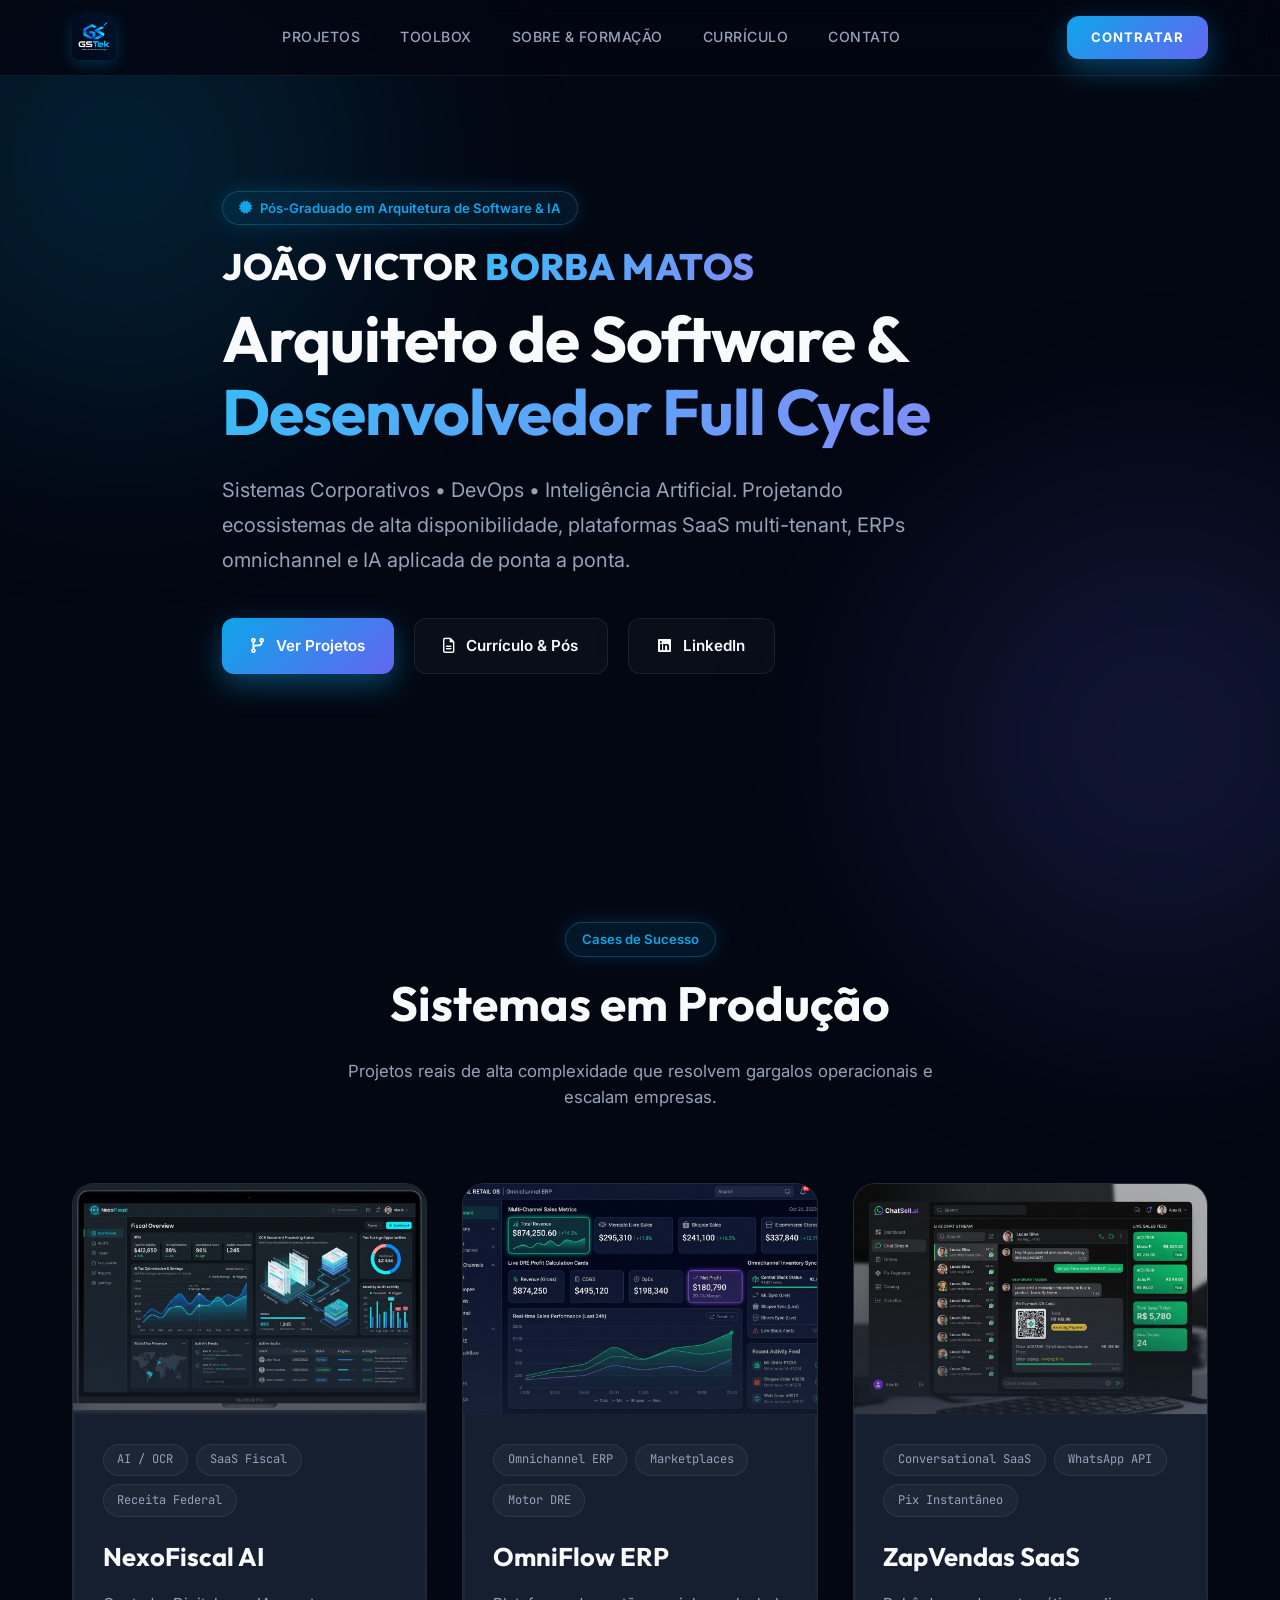
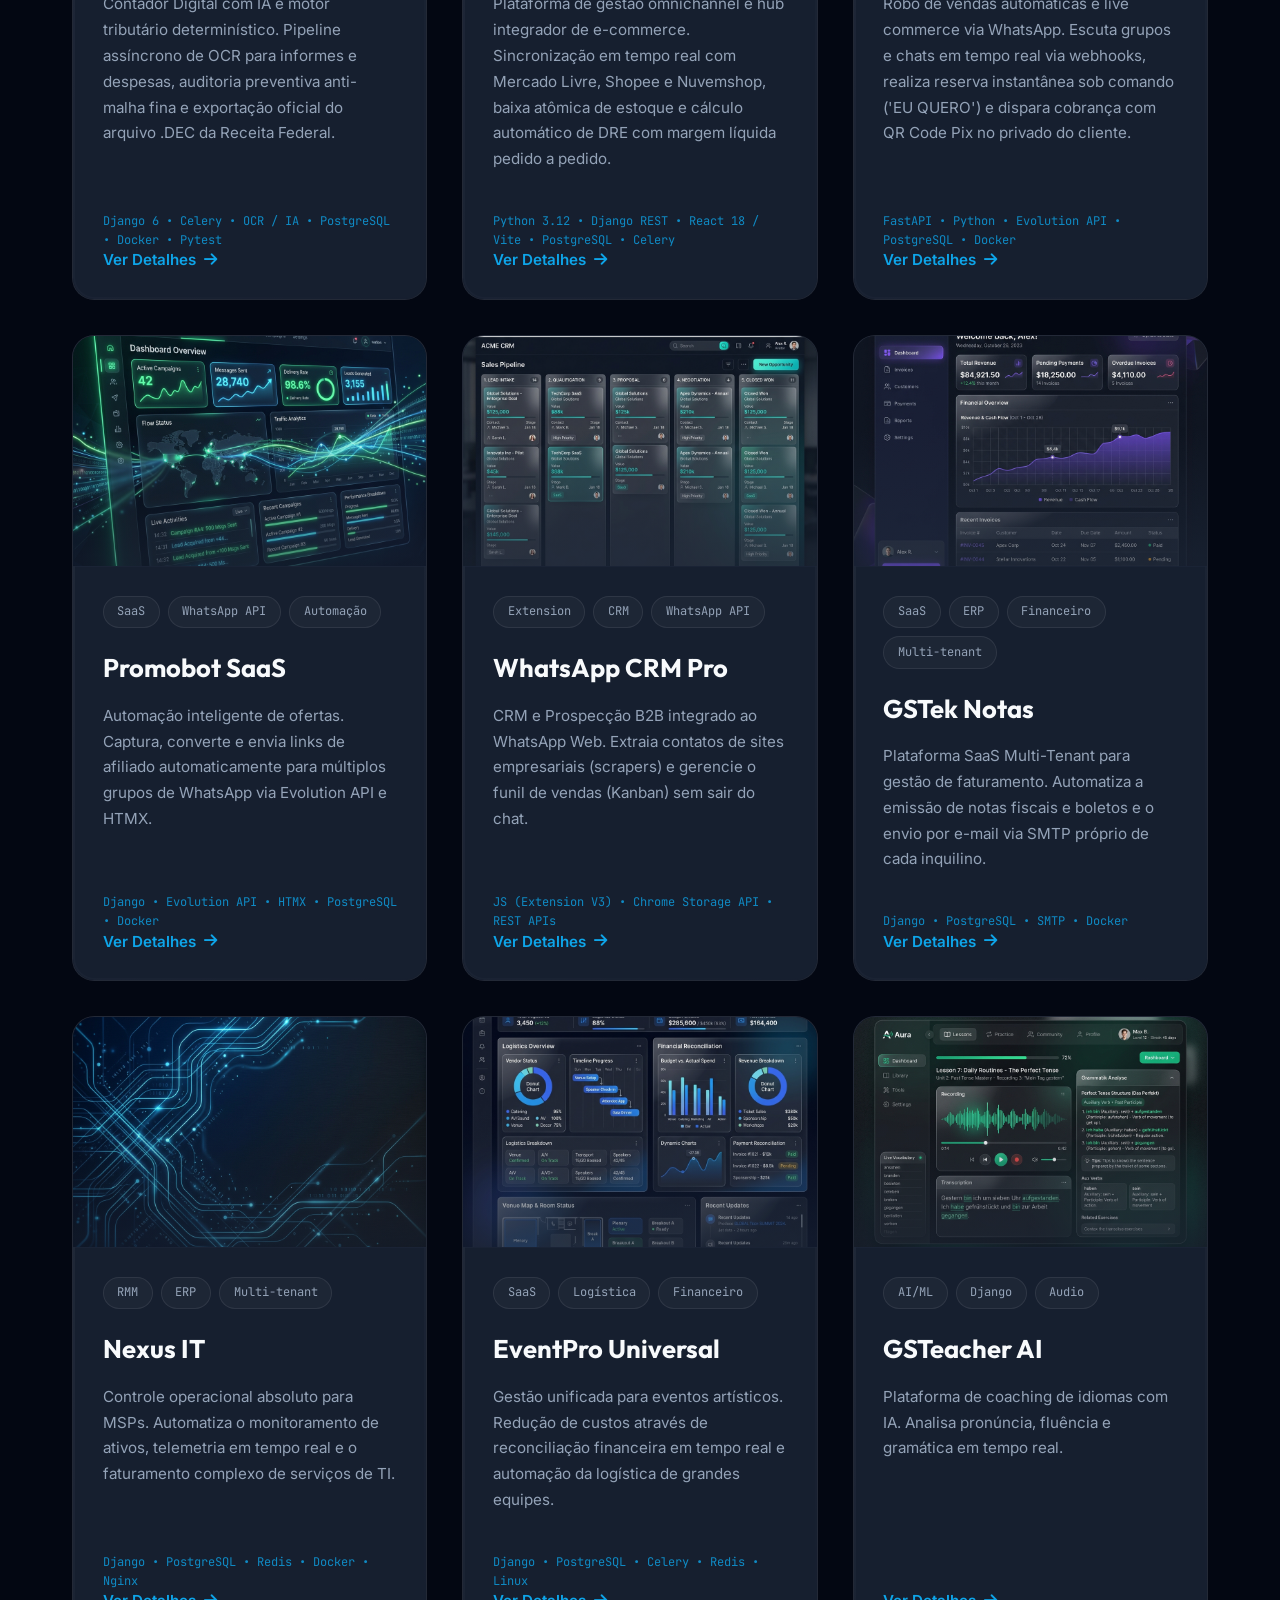
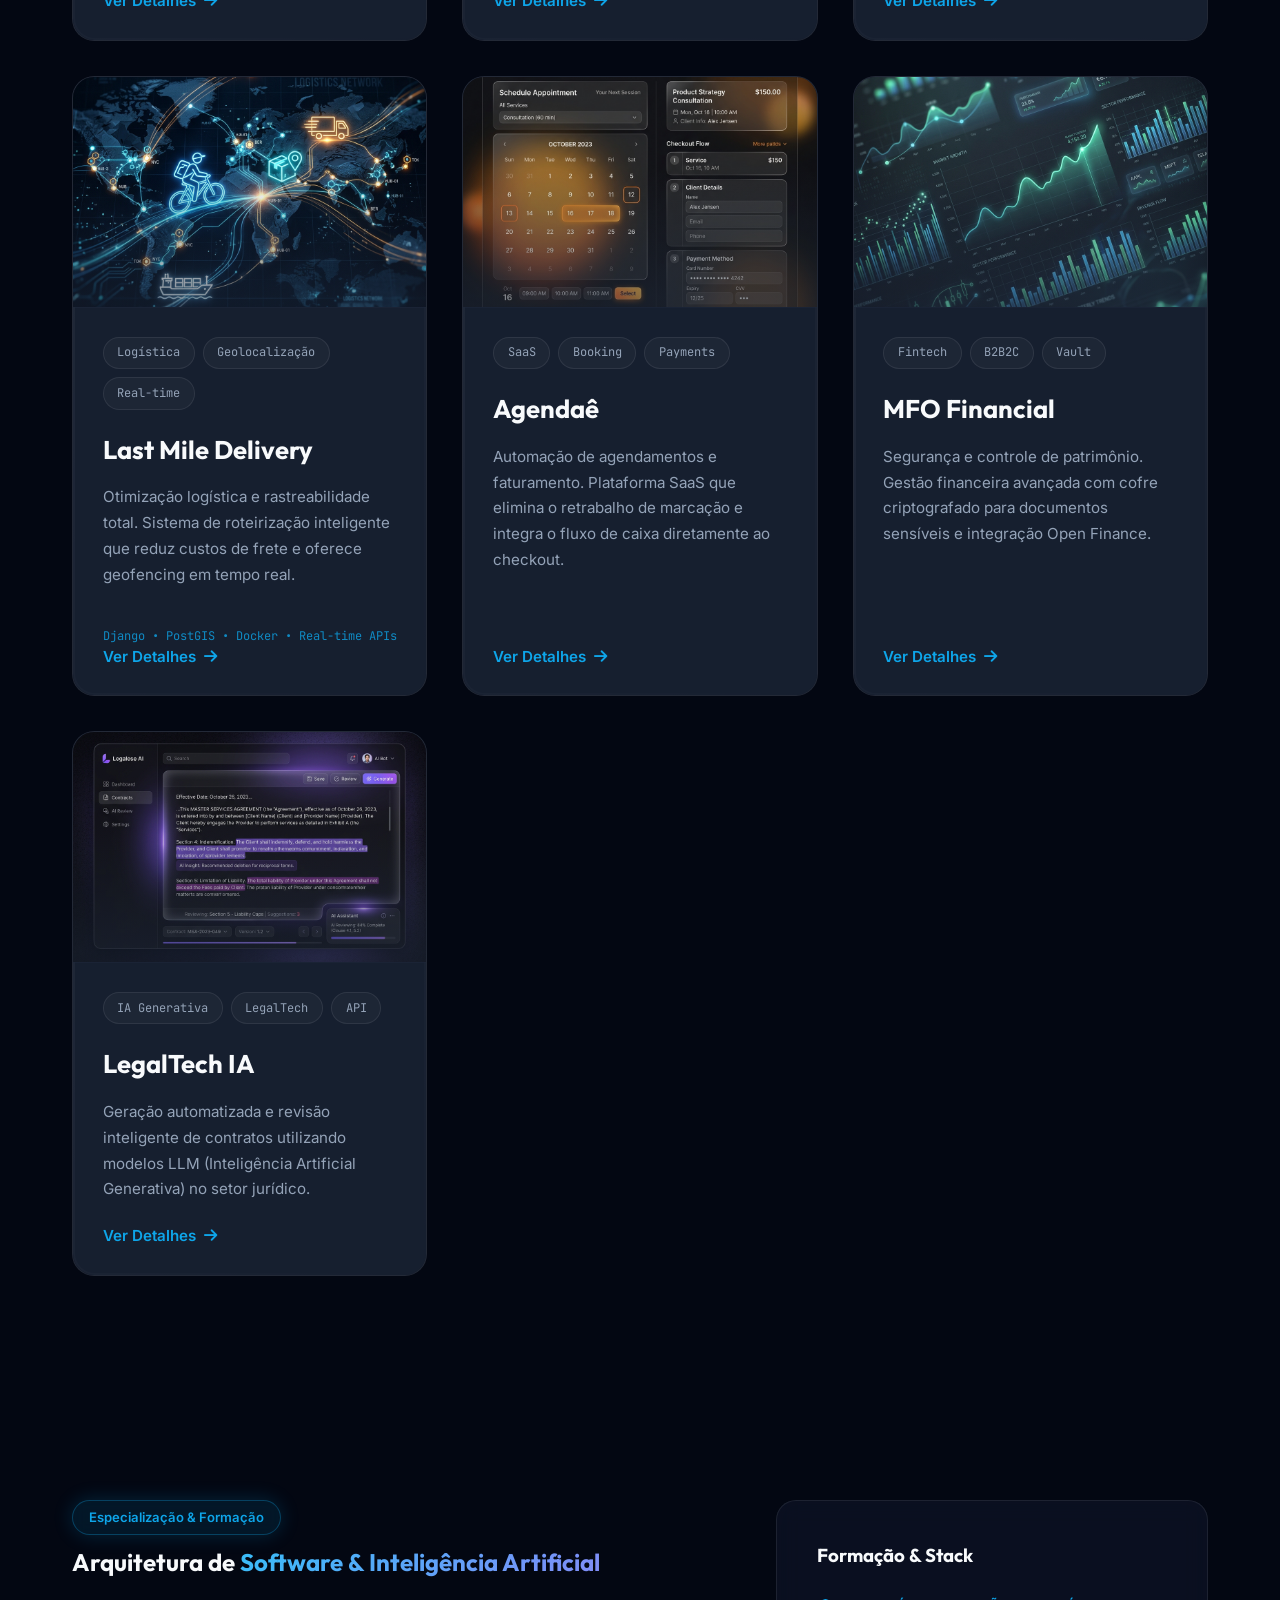
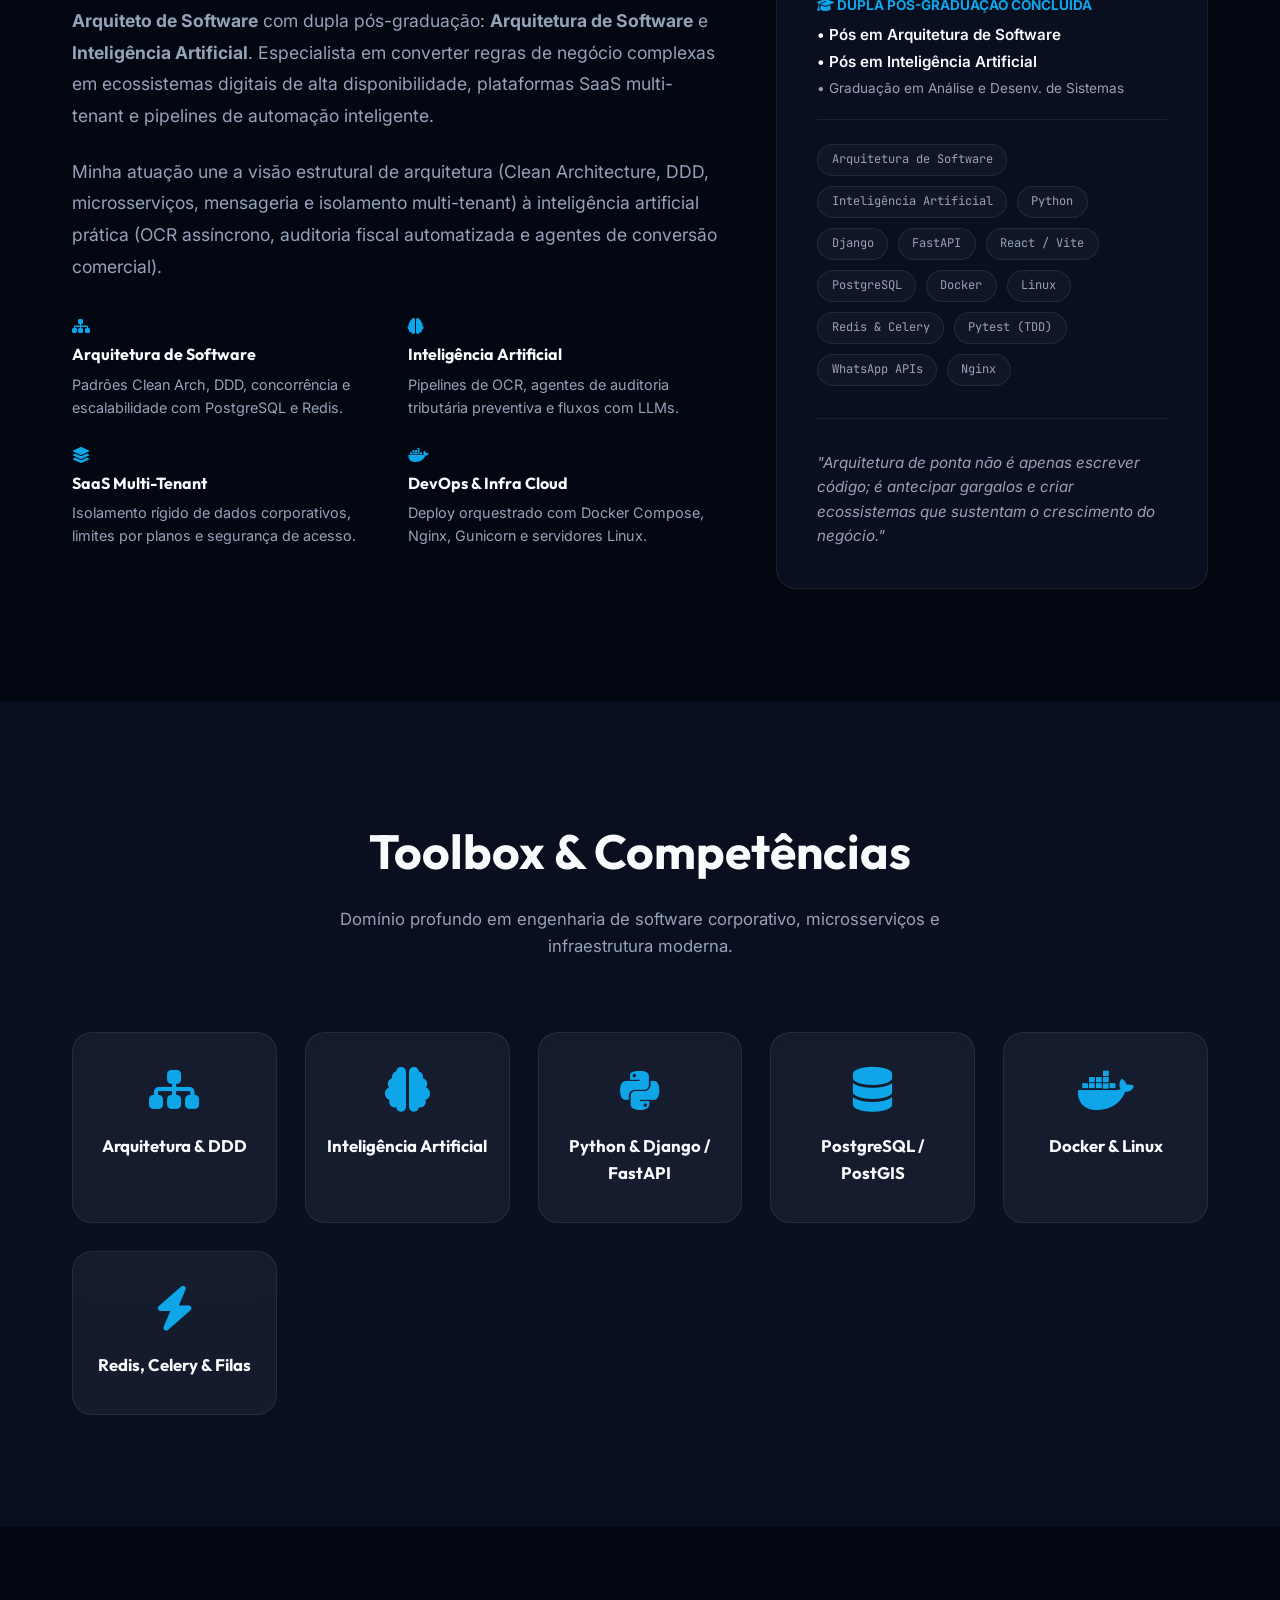
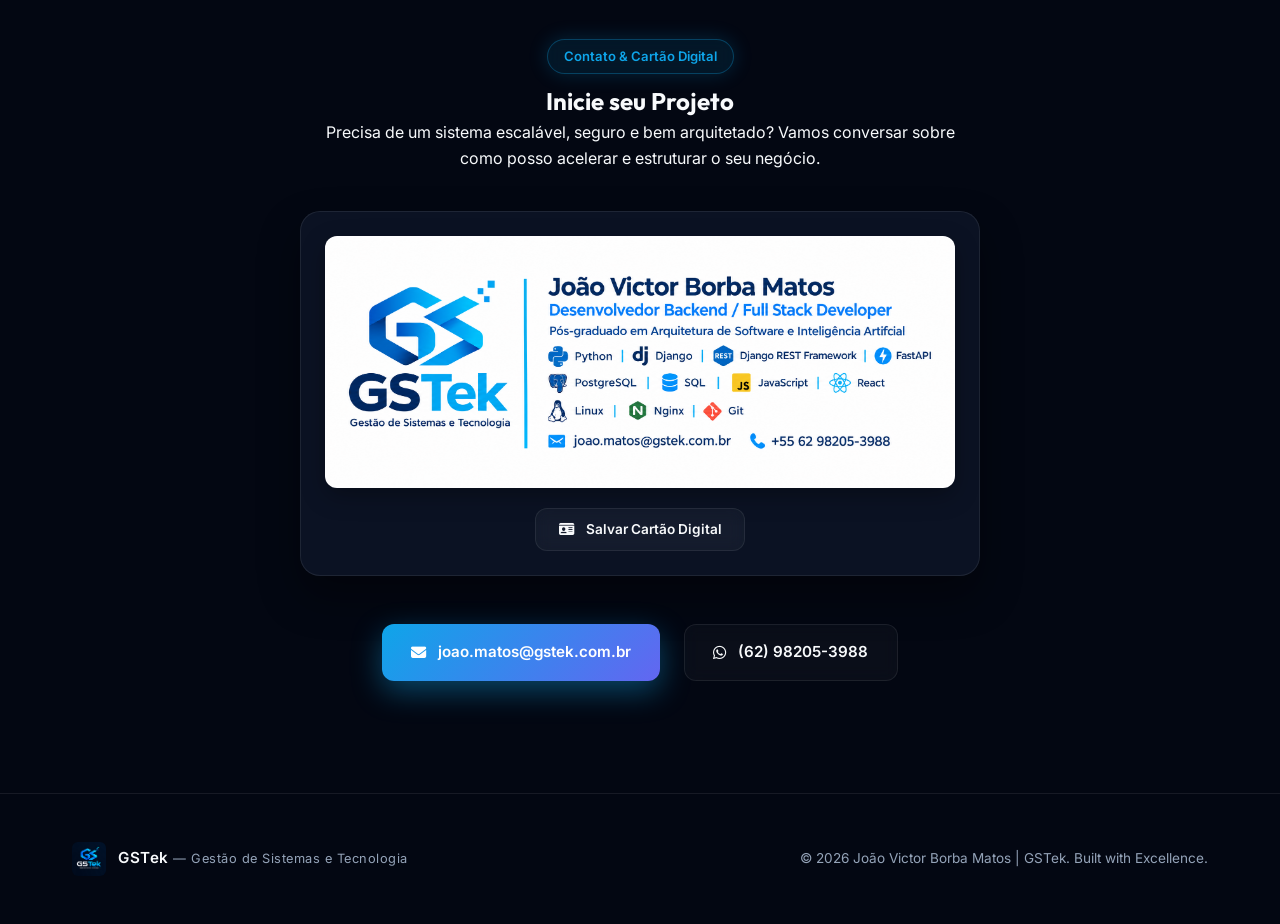
<file: index.html>
<!DOCTYPE html>
<html lang="pt-br">

<head>
    <meta charset="UTF-8">
    <meta name="viewport" content="width=device-width, initial-scale=1.0">
    <title>João Victor Borba Matos | Arquiteto de Software & Especialista em IA</title>
    <meta name="description"
        content="Arquiteto de Software e Especialista em Inteligência Artificial. Desenvolvimento de plataformas SaaS escaláveis, ERPs corporativos omnichannel e automações com Django, Python, Docker e IA.">
    <meta name="keywords"
        content="arquiteto de software, inteligência artificial, sistema ERP personalizado, automação empresarial, desenvolvimento Django, software sob medida, plataforma SaaS, João Matos, GSTek">

    <!-- Open Graph / Facebook -->
    <meta property="og:type" content="website">
    <meta property="og:url" content="https://portfolio.gstek.com.br/">
    <meta property="og:title" content="João Victor Borba Matos | Arquiteto de Software & Especialista em IA">
    <meta property="og:description"
        content="Pós-graduado em Arquitetura de Software e Inteligência Artificial. Projetando soluções corporativas escaláveis, SaaS e IA aplicada.">
    <meta property="og:image" content="https://portfolio.gstek.com.br/assets/banner.png">

    <!-- Twitter -->
    <meta property="twitter:card" content="summary_large_image">
    <meta property="twitter:url" content="https://portfolio.gstek.com.br/">
    <meta property="twitter:title" content="João Victor Borba Matos | Arquiteto de Software & Especialista em IA">
    <meta property="twitter:description"
        content="Pós-graduado em Arquitetura de Software e Inteligência Artificial. Projetando soluções corporativas escaláveis, SaaS e IA aplicada.">
    <meta property="twitter:image" content="https://portfolio.gstek.com.br/assets/banner.png">

    <link rel="preconnect" href="https://fonts.googleapis.com">
    <link rel="preconnect" href="https://fonts.gstatic.com" crossorigin>
    <link
        href="https://fonts.googleapis.com/css2?family=Inter:wght@400;500;600&family=Outfit:wght@700;800&family=JetBrains+Mono&display=swap"
        rel="stylesheet">
    <link rel="stylesheet" href="https://cdnjs.cloudflare.com/ajax/libs/font-awesome/6.4.0/css/all.min.css">
    <link rel="stylesheet" href="style.css">
</head>

<body>

    <header>
        <div class="container nav-container">
            <a href="#" class="brand-logo" aria-label="GSTek">
                <img src="assets/logo_gstek.png" alt="GSTek" class="navbar-logo">
            </a>
            <nav class="nav-links" id="navLinks">
                <a href="#projects">Projetos</a>
                <a href="#skills">Toolbox</a>
                <a href="#about">Sobre & Formação</a>
                <a href="curriculo.html">Currículo</a>
                <a href="#contact">Contato</a>
                <div class="mobile-cta">
                    <a href="#contact" class="btn btn-primary">Contratar</a>
                </div>
            </nav>
            <div class="nav-actions">
                <a href="#contact" class="btn btn-primary nav-cta">Contratar</a>
                <button class="menu-toggle" id="menuToggle" aria-label="Menu de navegação" aria-expanded="false">
                    <i class="fas fa-bars"></i>
                </button>
            </div>
        </div>
    </header>

    <section class="hero">
        <div class="container hero-content">
            <div class="hero-header animate">
                <span class="badge"><i class="fas fa-certificate"></i> Pós-Graduado em Arquitetura de Software & IA</span>
                <h2 class="hero-name">JOÃO VICTOR <span class="gradient-text">BORBA MATOS</span></h2>
            </div>
            <h1 class="animate" style="transition-delay: 0.1s;">Arquiteto de Software & <span class="gradient-text">Desenvolvedor Full Cycle</span></h1>
            <p class="animate" style="transition-delay: 0.2s;">Sistemas Corporativos • DevOps • Inteligência Artificial. Projetando ecossistemas de alta disponibilidade, plataformas SaaS multi-tenant, ERPs omnichannel e IA aplicada de ponta a ponta.</p>
            <div class="hero-btns animate" style="transition-delay: 0.3s;">
                <a href="#projects" class="btn btn-primary">
                    <i class="fas fa-code-branch"></i> Ver Projetos
                </a>
                <a href="curriculo.html" class="btn btn-secondary">
                    <i class="far fa-file-alt"></i> Currículo & Pós
                </a>
                <a href="https://www.linkedin.com/in/jo%C3%A3o-victor-borba-matos-902590383/" target="_blank"
                    class="btn btn-secondary">
                    <i class="fab fa-linkedin"></i> LinkedIn
                </a>
            </div>
        </div>
    </section>

    <section id="projects" class="section">
        <div class="container">
            <div class="section-header">
                <span class="badge">Cases de Sucesso</span>
                <h2>Sistemas em Produção</h2>
                <p>Projetos reais de alta complexidade que resolvem gargalos operacionais e escalam empresas.</p>
            </div>

            <div class="projects-grid">
                <!-- NexoFiscal AI -->
                <article class="project-card">
                    <div class="project-img" style="background-image: url('assets/nexofiscal_bg.png');"></div>
                    <div class="project-body">
                        <div class="project-tags">
                            <span class="tag">AI / OCR</span>
                            <span class="tag">SaaS Fiscal</span>
                            <span class="tag">Receita Federal</span>
                        </div>
                        <h3>NexoFiscal AI</h3>
                        <p>Contador Digital com IA e motor tributário determinístico. Pipeline assíncrono de OCR para informes e despesas, auditoria preventiva anti-malha fina e exportação oficial do arquivo .DEC da Receita Federal.</p>
                        <div class="project-stack"
                            style="font-family: 'JetBrains Mono', monospace; font-size: 0.75rem; color: var(--primary-color); margin-top: 1rem; opacity: 0.8;">
                            Django 6 • Celery • OCR / IA • PostgreSQL • Docker • Pytest
                        </div>
                        <div class="project-actions">
                            <button onclick="openModal('nexofiscal')" class="btn-detail">Ver Detalhes <i
                                    class="fas fa-arrow-right"></i></button>
                        </div>
                    </div>
                </article>

                <!-- OmniFlow ERP -->
                <article class="project-card">
                    <div class="project-img" style="background-image: url('assets/omniflow_bg.png');"></div>
                    <div class="project-body">
                        <div class="project-tags">
                            <span class="tag">Omnichannel ERP</span>
                            <span class="tag">Marketplaces</span>
                            <span class="tag">Motor DRE</span>
                        </div>
                        <h3>OmniFlow ERP</h3>
                        <p>Plataforma de gestão omnichannel e hub integrador de e-commerce. Sincronização em tempo real com Mercado Livre, Shopee e Nuvemshop, baixa atômica de estoque e cálculo automático de DRE com margem líquida pedido a pedido.</p>
                        <div class="project-stack"
                            style="font-family: 'JetBrains Mono', monospace; font-size: 0.75rem; color: var(--primary-color); margin-top: 1rem; opacity: 0.8;">
                            Python 3.12 • Django REST • React 18 / Vite • PostgreSQL • Celery
                        </div>
                        <div class="project-actions">
                            <button onclick="openModal('omniflow')" class="btn-detail">Ver Detalhes <i
                                    class="fas fa-arrow-right"></i></button>
                        </div>
                    </div>
                </article>

                <!-- ZapVendas SaaS -->
                <article class="project-card">
                    <div class="project-img" style="background-image: url('assets/zapvendas_bg.png');"></div>
                    <div class="project-body">
                        <div class="project-tags">
                            <span class="tag">Conversational SaaS</span>
                            <span class="tag">WhatsApp API</span>
                            <span class="tag">Pix Instantâneo</span>
                        </div>
                        <h3>ZapVendas SaaS</h3>
                        <p>Robô de vendas automáticas e live commerce via WhatsApp. Escuta grupos e chats em tempo real via webhooks, realiza reserva instantânea sob comando ('EU QUERO') e dispara cobrança com QR Code Pix no privado do cliente.</p>
                        <div class="project-stack"
                            style="font-family: 'JetBrains Mono', monospace; font-size: 0.75rem; color: var(--primary-color); margin-top: 1rem; opacity: 0.8;">
                            FastAPI • Python • Evolution API • PostgreSQL • Docker
                        </div>
                        <div class="project-actions">
                            <button onclick="openModal('zapvendas')" class="btn-detail">Ver Detalhes <i
                                    class="fas fa-arrow-right"></i></button>
                        </div>
                    </div>
                </article>

                <!-- Promobot SaaS -->
                <article class="project-card">
                    <div class="project-img" style="background-image: url('assets/promobot_bg.png');"></div>
                    <div class="project-body">
                        <div class="project-tags">
                            <span class="tag">SaaS</span>
                            <span class="tag">WhatsApp API</span>
                            <span class="tag">Automação</span>
                        </div>
                        <h3>Promobot SaaS</h3>
                        <p>Automação inteligente de ofertas. Captura, converte e envia links de afiliado automaticamente
                            para múltiplos grupos de WhatsApp via Evolution API e HTMX.</p>
                        <div class="project-stack"
                            style="font-family: 'JetBrains Mono', monospace; font-size: 0.75rem; color: var(--primary-color); margin-top: 1rem; opacity: 0.8;">
                            Django • Evolution API • HTMX • PostgreSQL • Docker
                        </div>
                        <div class="project-actions">
                            <button onclick="openModal('promobot')" class="btn-detail">Ver Detalhes <i
                                    class="fas fa-arrow-right"></i></button>
                        </div>
                    </div>
                </article>

                <!-- WhatsApp CRM Pro -->
                <article class="project-card">
                    <div class="project-img" style="background-image: url('assets/crm_extension_bg.png');"></div>
                    <div class="project-body">
                        <div class="project-tags">
                            <span class="tag">Extension</span>
                            <span class="tag">CRM</span>
                            <span class="tag">WhatsApp API</span>
                        </div>
                        <h3>WhatsApp CRM Pro</h3>
                        <p>CRM e Prospecção B2B integrado ao WhatsApp Web. Extraia contatos de sites empresariais
                            (scrapers) e gerencie o funil de vendas (Kanban) sem sair do chat.</p>
                        <div class="project-stack"
                            style="font-family: 'JetBrains Mono', monospace; font-size: 0.75rem; color: var(--primary-color); margin-top: 1rem; opacity: 0.8;">
                            JS (Extension V3) • Chrome Storage API • REST APIs
                        </div>
                        <div class="project-actions">
                            <button onclick="openModal('chrome_extension')" class="btn-detail">Ver Detalhes <i
                                    class="fas fa-arrow-right"></i></button>
                        </div>
                    </div>
                </article>

                <!-- GSTek Notas -->
                <article class="project-card">
                    <div class="project-img" style="background-image: url('assets/gstek_notas_bg.png');"></div>
                    <div class="project-body">
                        <div class="project-tags">
                            <span class="tag">SaaS</span>
                            <span class="tag">ERP</span>
                            <span class="tag">Financeiro</span>
                            <span class="tag">Multi-tenant</span>
                        </div>
                        <h3>GSTek Notas</h3>
                        <p>Plataforma SaaS Multi-Tenant para gestão de faturamento. Automatiza a emissão de notas
                            fiscais e boletos e o envio por e-mail via SMTP próprio de cada inquilino.</p>
                        <div class="project-stack"
                            style="font-family: 'JetBrains Mono', monospace; font-size: 0.75rem; color: var(--primary-color); margin-top: 1rem; opacity: 0.8;">
                            Django • PostgreSQL • SMTP • Docker
                        </div>
                        <div class="project-actions">
                            <button onclick="openModal('gstek_notas')" class="btn-detail">Ver Detalhes <i
                                    class="fas fa-arrow-right"></i></button>
                        </div>
                    </div>
                </article>

                <!-- Nexus IT -->
                <article class="project-card">
                    <div class="project-img" style="background-image: url('assets/hero_bg.png');"></div>
                    <div class="project-body">
                        <div class="project-tags">
                            <span class="tag">RMM</span>
                            <span class="tag">ERP</span>
                            <span class="tag">Multi-tenant</span>
                        </div>
                        <h3>Nexus IT</h3>
                        <p>Controle operacional absoluto para MSPs. Automatiza o monitoramento de ativos, telemetria em
                            tempo real e o faturamento complexo de serviços de TI.</p>
                        <div class="project-stack"
                            style="font-family: 'JetBrains Mono', monospace; font-size: 0.75rem; color: var(--primary-color); margin-top: 1rem; opacity: 0.8;">
                            Django • PostgreSQL • Redis • Docker • Nginx
                        </div>
                        <div class="project-actions">
                            <button onclick="openModal('nexus')" class="btn-detail">Ver Detalhes <i
                                    class="fas fa-arrow-right"></i></button>
                        </div>
                    </div>
                </article>

                <!-- EventPro -->
                <article class="project-card">
                    <div class="project-img" style="background-image: url('assets/eventpro_bg.png');"></div>
                    <div class="project-body">
                        <div class="project-tags">
                            <span class="tag">SaaS</span>
                            <span class="tag">Logística</span>
                            <span class="tag">Financeiro</span>
                        </div>
                        <h3>EventPro Universal</h3>
                        <p>Gestão unificada para eventos artísticos. Redução de custos através de reconciliação
                            financeira em tempo real e automação da logística de grandes equipes.</p>
                        <div class="project-stack"
                            style="font-family: 'JetBrains Mono', monospace; font-size: 0.75rem; color: var(--primary-color); margin-top: 1rem; opacity: 0.8;">
                            Django • PostgreSQL • Celery • Redis • Linux
                        </div>
                        <div class="project-actions">
                            <button onclick="openModal('eventpro')" class="btn-detail">Ver Detalhes <i
                                    class="fas fa-arrow-right"></i></button>
                        </div>
                    </div>
                </article>

                <!-- GSTeacher -->
                <article class="project-card">
                    <div class="project-img" style="background-image: url('assets/gsteacher_bg.png');"></div>
                    <div class="project-body">
                        <div class="project-tags">
                            <span class="tag">AI/ML</span>
                            <span class="tag">Django</span>
                            <span class="tag">Audio</span>
                        </div>
                        <h3>GSTeacher AI</h3>
                        <p>Plataforma de coaching de idiomas com IA. Analisa pronúncia, fluência e gramática em tempo
                            real.</p>
                        <div class="project-actions">
                            <button onclick="openModal('gsteacher')" class="btn-detail">Ver Detalhes <i
                                    class="fas fa-arrow-right"></i></button>
                        </div>
                    </div>
                </article>

                <!-- Last Mile -->
                <article class="project-card">
                    <div class="project-img" style="background-image: url('assets/delivery_bg.png');"></div>
                    <div class="project-body">
                        <div class="project-tags">
                            <span class="tag">Logística</span>
                            <span class="tag">Geolocalização</span>
                            <span class="tag">Real-time</span>
                        </div>
                        <h3>Last Mile Delivery</h3>
                        <p>Otimização logística e rastreabilidade total. Sistema de roteirização inteligente que reduz
                            custos de frete e oferece geofencing em tempo real.</p>
                        <div class="project-stack"
                            style="font-family: 'JetBrains Mono', monospace; font-size: 0.75rem; color: var(--primary-color); margin-top: 1rem; opacity: 0.8;">
                            Django • PostGIS • Docker • Real-time APIs
                        </div>
                        <div class="project-actions">
                            <button onclick="openModal('lastmile')" class="btn-detail">Ver Detalhes <i
                                    class="fas fa-arrow-right"></i></button>
                        </div>
                    </div>
                </article>

                <!-- Agendaê -->
                <article class="project-card">
                    <div class="project-img" style="background-image: url('assets/agendae_bg.png');"></div>
                    <div class="project-body">
                        <div class="project-tags">
                            <span class="tag">SaaS</span>
                            <span class="tag">Booking</span>
                            <span class="tag">Payments</span>
                        </div>
                        <h3>Agendaê</h3>
                        <p>Automação de agendamentos e faturamento. Plataforma SaaS que elimina o retrabalho de marcação
                            e integra o fluxo de caixa diretamente ao checkout.</p>
                        <div class="project-actions">
                            <button onclick="openModal('agendae')" class="btn-detail">Ver Detalhes <i
                                    class="fas fa-arrow-right"></i></button>
                        </div>
                    </div>
                </article>

                <!-- MFO Financial -->
                <article class="project-card">
                    <div class="project-img" style="background-image: url('assets/finance_bg.png');"></div>
                    <div class="project-body">
                        <div class="project-tags">
                            <span class="tag">Fintech</span>
                            <span class="tag">B2B2C</span>
                            <span class="tag">Vault</span>
                        </div>
                        <h3>MFO Financial</h3>
                        <p>Segurança e controle de patrimônio. Gestão financeira avançada com cofre criptografado para
                            documentos sensíveis e integração Open Finance.</p>
                        <div class="project-actions">
                            <button onclick="openModal('finance')" class="btn-detail">Ver Detalhes <i
                                    class="fas fa-arrow-right"></i></button>
                        </div>
                    </div>
                </article>

                <!-- LegalTech IA -->
                <article class="project-card">
                    <div class="project-img" style="background-image: url('assets/legaltech_bg.png');"></div>
                    <div class="project-body">
                        <div class="project-tags">
                            <span class="tag">IA Generativa</span>
                            <span class="tag">LegalTech</span>
                            <span class="tag">API</span>
                        </div>
                        <h3>LegalTech IA</h3>
                        <p>Geração automatizada e revisão inteligente de contratos utilizando modelos LLM (Inteligência
                            Artificial Generativa) no setor jurídico.</p>
                        <div class="project-actions">
                            <button onclick="openModal('legaltech_ia')" class="btn-detail">Ver Detalhes <i
                                    class="fas fa-arrow-right"></i></button>
                        </div>
                    </div>
                </article>
            </div>
        </div>
    </section>

    <section id="about" class="section">
        <div class="container">
            <div class="about-wrapper">
                <div class="about-text">
                    <span class="badge">Especialização & Formação</span>
                    <h2 style="margin-bottom: 1.5rem;">Arquitetura de <span class="gradient-text">Software & Inteligência Artificial</span></h2>
                    <p style="font-size: 1.1rem; line-height: 1.8; color: var(--text-secondary); margin-bottom: 1.5rem;">
                        <strong>Arquiteto de Software</strong> com dupla pós-graduação: <strong>Arquitetura de Software</strong> e <strong>Inteligência Artificial</strong>. Especialista em converter regras de negócio complexas em ecossistemas digitais de alta disponibilidade, plataformas SaaS multi-tenant e pipelines de automação inteligente.
                    </p>
                    <p style="font-size: 1.1rem; line-height: 1.8; color: var(--text-secondary); margin-bottom: 2rem;">
                        Minha atuação une a visão estrutural de arquitetura (Clean Architecture, DDD, microsserviços, mensageria e isolamento multi-tenant) à inteligência artificial prática (OCR assíncrono, auditoria fiscal automatizada e agentes de conversão comercial).
                    </p>

                    <div class="about-highlights">
                        <div class="highlight-item">
                            <i class="fas fa-sitemap" style="color: var(--primary); margin-bottom: 0.5rem;"></i>
                            <h4 style="margin-bottom: 0.3rem;">Arquitetura de Software</h4>
                            <p style="font-size: 0.9rem; color: var(--text-secondary);">Padrões Clean Arch, DDD, concorrência e escalabilidade com PostgreSQL e Redis.</p>
                        </div>
                        <div class="highlight-item">
                            <i class="fas fa-brain" style="color: var(--primary); margin-bottom: 0.5rem;"></i>
                            <h4 style="margin-bottom: 0.3rem;">Inteligência Artificial</h4>
                            <p style="font-size: 0.9rem; color: var(--text-secondary);">Pipelines de OCR, agentes de auditoria tributária preventiva e fluxos com LLMs.</p>
                        </div>
                        <div class="highlight-item">
                            <i class="fas fa-layer-group"
                                style="color: var(--primary); margin-bottom: 0.5rem;"></i>
                            <h4 style="margin-bottom: 0.3rem;">SaaS Multi-Tenant</h4>
                            <p style="font-size: 0.9rem; color: var(--text-secondary);">Isolamento rígido de dados corporativos, limites por planos e segurança de acesso.</p>
                        </div>
                        <div class="highlight-item">
                            <i class="fab fa-docker" style="color: var(--primary); margin-bottom: 0.5rem;"></i>
                            <h4 style="margin-bottom: 0.3rem;">DevOps & Infra Cloud</h4>
                            <p style="font-size: 0.9rem; color: var(--text-secondary);">Deploy orquestrado com Docker Compose, Nginx, Gunicorn e servidores Linux.</p>
                        </div>
                    </div>
                </div>

                <div class="about-card">
                    <h3 style="margin-bottom: 1.5rem; font-family: 'Outfit', sans-serif;">Formação & Stack</h3>
                    <div style="margin-bottom: 1.5rem; padding-bottom: 1.2rem; border-bottom: 1px solid var(--border);">
                        <div style="font-size: 0.85rem; color: var(--primary); font-weight: 700; text-transform: uppercase; margin-bottom: 0.4rem;">
                            <i class="fas fa-graduation-cap"></i> Dupla Pós-Graduação Concluída
                        </div>
                        <div style="font-size: 0.95rem; font-weight: 600; color: var(--text-primary); margin-bottom: 0.2rem;">• Pós em Arquitetura de Software</div>
                        <div style="font-size: 0.95rem; font-weight: 600; color: var(--text-primary); margin-bottom: 0.2rem;">• Pós em Inteligência Artificial</div>
                        <div style="font-size: 0.85rem; color: var(--text-secondary);">• Graduação em Análise e Desenv. de Sistemas</div>
                    </div>
                    <div class="stack-tags" style="display: flex; flex-wrap: wrap; gap: 0.6rem;">
                        <span class="tag">Arquitetura de Software</span>
                        <span class="tag">Inteligência Artificial</span>
                        <span class="tag">Python</span>
                        <span class="tag">Django</span>
                        <span class="tag">FastAPI</span>
                        <span class="tag">React / Vite</span>
                        <span class="tag">PostgreSQL</span>
                        <span class="tag">Docker</span>
                        <span class="tag">Linux</span>
                        <span class="tag">Redis & Celery</span>
                        <span class="tag">Pytest (TDD)</span>
                        <span class="tag">WhatsApp APIs</span>
                        <span class="tag">Nginx</span>
                    </div>
                    <hr style="margin: 2rem 0; border: 0; border-top: 1px solid var(--border);">
                    <p style="font-style: italic; color: var(--text-secondary); font-size: 0.95rem;">
                        "Arquitetura de ponta não é apenas escrever código; é antecipar gargalos e criar ecossistemas que sustentam o crescimento do negócio."
                    </p>
                </div>
            </div>
        </div>
    </section>

    <section id="skills" class="section" style="background: var(--bg-surface);">
        <div class="container">
            <div class="section-header">
                <h2>Toolbox & Competências</h2>
                <p>Domínio profundo em engenharia de software corporativo, microsserviços e infraestrutura moderna.</p>
            </div>
            <div class="skills-grid">
                <div class="skill-card">
                    <i class="fas fa-sitemap"></i>
                    <h4>Arquitetura & DDD</h4>
                </div>
                <div class="skill-card">
                    <i class="fas fa-brain"></i>
                    <h4>Inteligência Artificial</h4>
                </div>
                <div class="skill-card">
                    <i class="fab fa-python"></i>
                    <h4>Python & Django / FastAPI</h4>
                </div>
                <div class="skill-card">
                    <i class="fas fa-database"></i>
                    <h4>PostgreSQL / PostGIS</h4>
                </div>
                <div class="skill-card">
                    <i class="fab fa-docker"></i>
                    <h4>Docker & Linux</h4>
                </div>
                <div class="skill-card">
                    <i class="fas fa-bolt"></i>
                    <h4>Redis, Celery & Filas</h4>
                </div>
            </div>
        </div>
    </section>

    <section id="contact" class="section">
        <div class="container contact-container">
            <span class="badge">Contato & Cartão Digital</span>
            <h2>Inicie seu Projeto</h2>
            <p style="margin-bottom: 2.5rem; max-width: 650px; margin-left: auto; margin-right: auto;">Precisa de um sistema escalável, seguro e bem arquitetado? Vamos conversar sobre como posso acelerar e estruturar o seu negócio.</p>

            <!-- Digital Business Card / Assinatura -->
            <div class="digital-card-container">
                <img src="assets/assinatura_joaomatos.png" alt="Cartão Digital - João Victor Borba Matos | GSTek" class="digital-card-img">
                <div class="digital-card-actions">
                    <a href="assets/assinatura_joaomatos.png" download="Cartao_JoaoMatos_GSTek.png" class="btn btn-secondary" style="font-size: 0.85rem; padding: 0.6rem 1.4rem;">
                        <i class="fas fa-id-card"></i> Salvar Cartão Digital
                    </a>
                </div>
            </div>

            <div class="contact-btns">
                <a href="mailto:joao.matos@gstek.com.br" class="btn btn-primary">
                    <i class="fas fa-envelope"></i> joao.matos@gstek.com.br
                </a>
                <a href="https://wa.me/5562982053988" class="btn btn-secondary" target="_blank">
                    <i class="fab fa-whatsapp"></i> (62) 98205-3988
                </a>
            </div>
        </div>
    </section>

    <footer>
        <div class="container footer-content">
            <div class="footer-brand">
                <img src="assets/logo_gstek.png" alt="GSTek" class="footer-logo">
                <span class="footer-text">GSTek <span class="footer-subtext">— Gestão de Sistemas e Tecnologia</span></span>
            </div>
            <p class="footer-copy">&copy; 2026 João Victor Borba Matos | GSTek. Built with Excellence.</p>
        </div>
    </footer>

    <!-- Modals -->
    <div id="projectModal" class="modal">
        <div class="modal-content">
            <span class="close-modal" onclick="closeModal()">&times;</span>
            <div id="modalBody">
                <!-- Content injected via JS -->
            </div>
        </div>
    </div>

    <script src="main.js"></script>
</body>

</html>
</file>
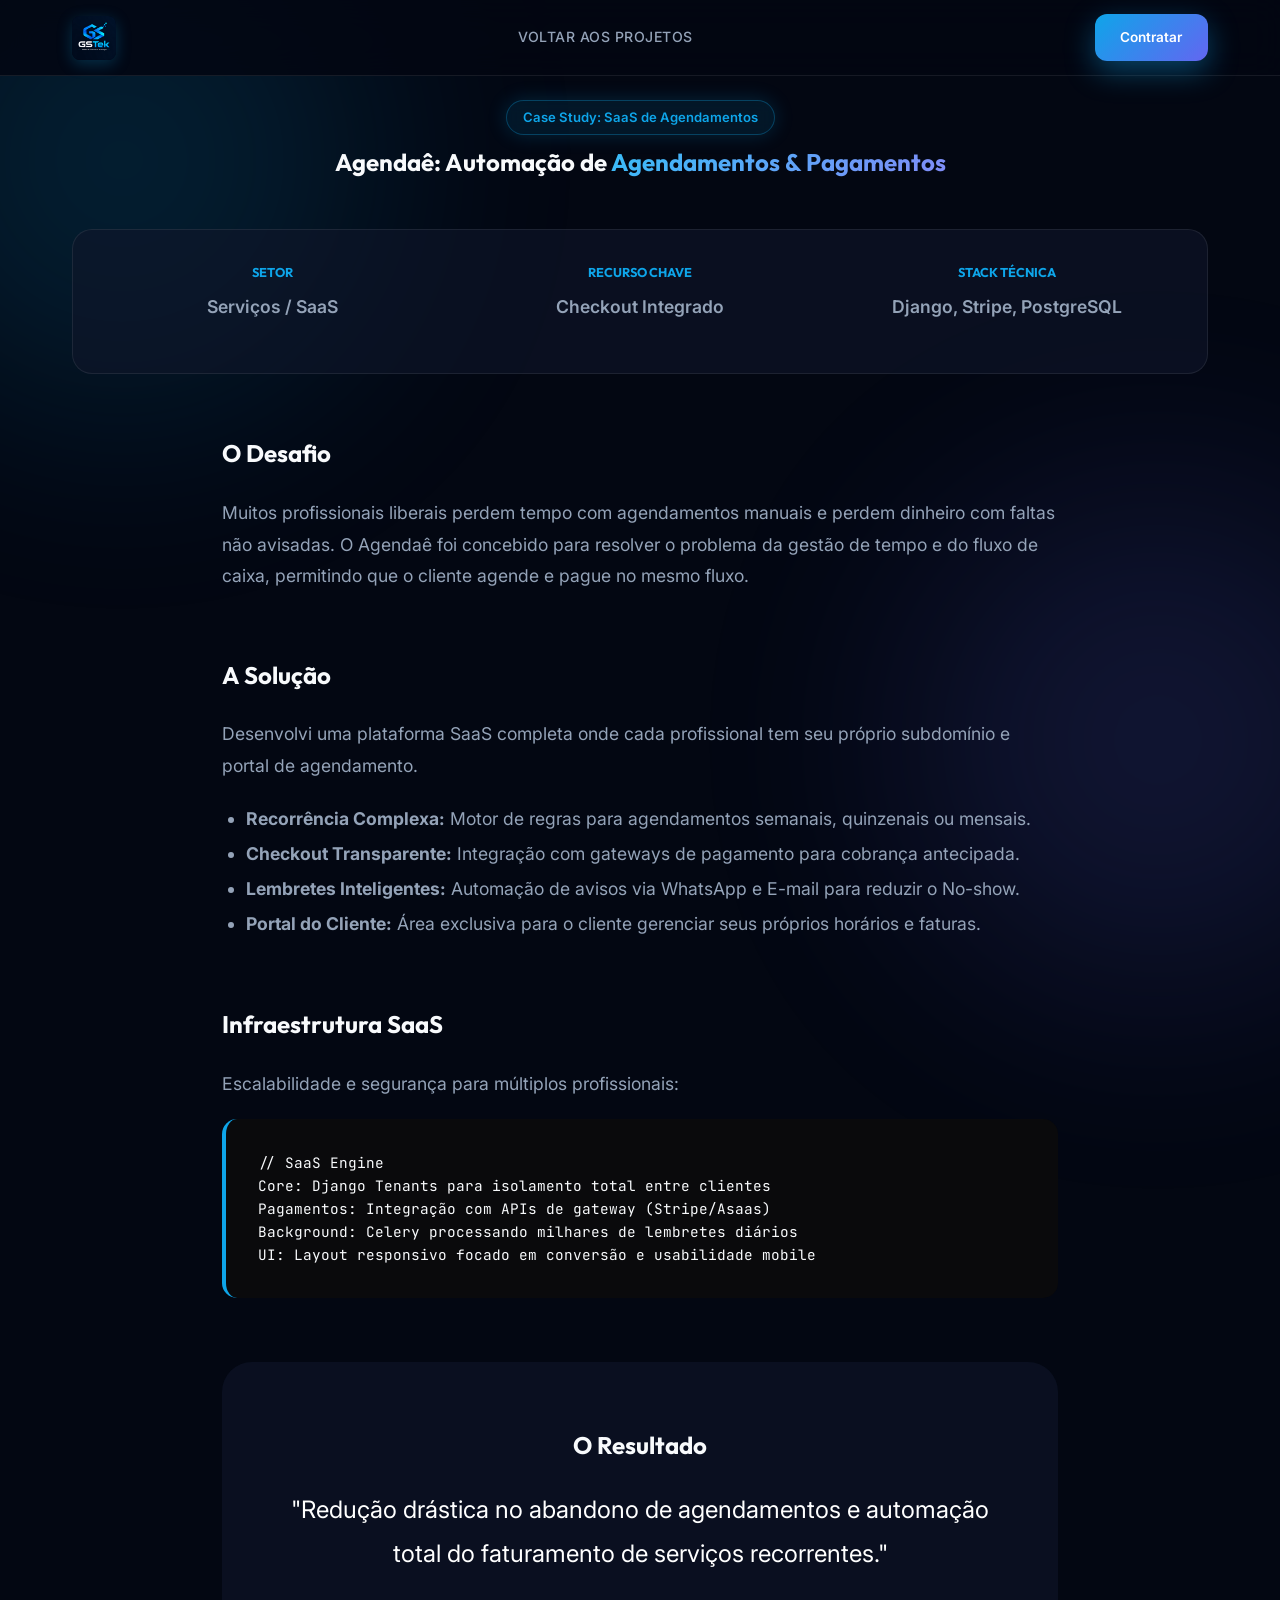
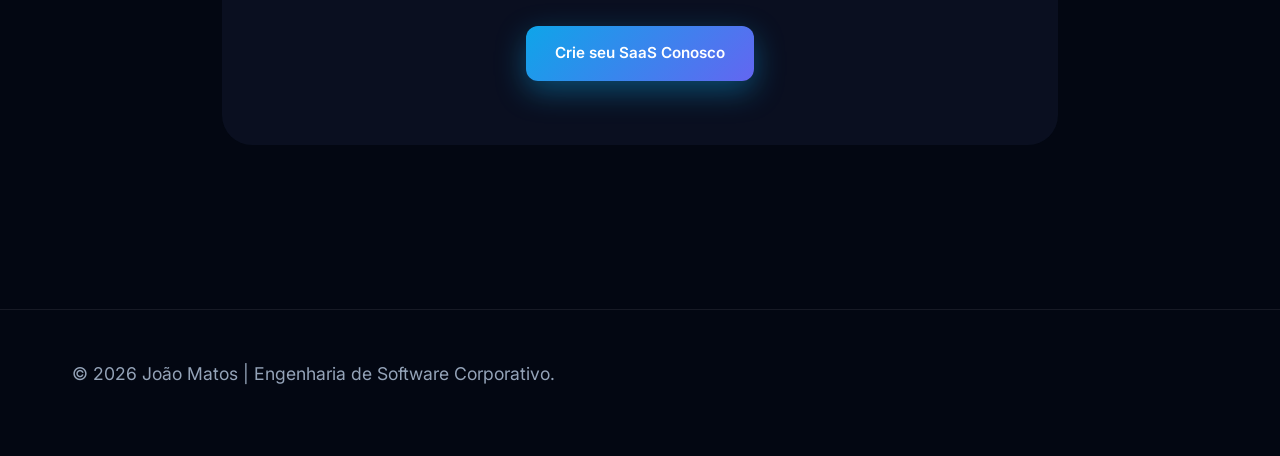
<file: agendae/index.html>
﻿<!DOCTYPE html>
<html lang="pt-br">

<head>
    <meta charset="UTF-8">
    <meta name="viewport" content="width=device-width, initial-scale=1.0">
    <title>Agendaê | Case Study - Automação de Agendamentos SaaS</title>
    <meta name="description"
        content="Como criei uma plataforma SaaS de agendamentos com recorrência complexa e pagamentos integrados.">
    <link rel="stylesheet" href="https://cdnjs.cloudflare.com/ajax/libs/font-awesome/6.4.0/css/all.min.css">
    <link href="https://fonts.googleapis.com/css2?family=Inter:wght@400;500;600&family=Outfit:wght@700;800&family=JetBrains+Mono&display=swap" rel="stylesheet">
    <link rel="stylesheet" href="../style.css">
    <style>
        .case-header { padding: 100px 0 60px; text-align: center; }
        .case-content { max-width: 900px; margin: 0 auto; padding-bottom: 100px; }
        .case-section { margin-bottom: 4rem; }
        .case-meta { display: grid; grid-template-columns: repeat(auto-fit, minmax(200px, 1fr)); gap: 2rem; background: var(--bg-surface); padding: 2rem; border-radius: 20px; border: 1px solid var(--border-color); margin-top: 3rem; }
        .case-meta h4 { color: var(--primary-color); font-size: 0.8rem; text-transform: uppercase; margin-bottom: 0.5rem; }
        .case-meta p { font-weight: 600; }
        h2 { margin-bottom: 1.5rem; font-family: 'Outfit', sans-serif; }
        p { font-size: 1.1rem; line-height: 1.8; color: var(--text-muted); margin-bottom: 1.2rem; }
        .arch-box { background: #0a0a0c; padding: 2rem; border-radius: 15px; border-left: 4px solid var(--primary-color); font-family: 'JetBrains Mono', monospace; font-size: 0.9rem; }
    </style>
</head>

<body>
    <header>
        <div class="container nav">
            <a href="../index.html" class="brand-logo" aria-label="GSTek"><img src="../assets/logo_gstek.png" alt="GSTek" class="navbar-logo"></a>
            <div class="nav-links">
                <a href="../index.html#projects">Voltar aos Projetos</a>
            </div>
            <a href="../index.html#contact" class="btn btn-primary" style="padding: 0.8rem 1.6rem; font-size: 0.85rem;">Contratar</a>
        </div>
    </header>

    <section class="case-header">
        <div class="container">
            <span class="badge">Case Study: SaaS de Agendamentos</span>
            <h1>Agendaê: Automação de <span class="gradient-text">Agendamentos & Pagamentos</span></h1>
            
            <div class="case-meta">
                <div>
                    <h4>Setor</h4>
                    <p>Serviços / SaaS</p>
                </div>
                <div>
                    <h4>Recurso Chave</h4>
                    <p>Checkout Integrado</p>
                </div>
                <div>
                    <h4>Stack Técnica</h4>
                    <p>Django, Stripe, PostgreSQL</p>
                </div>
            </div>
        </div>
    </section>

    <section class="case-content container">
        <div class="case-section">
            <h2>O Desafio</h2>
            <p>
                Muitos profissionais liberais perdem tempo com agendamentos manuais e perdem dinheiro com faltas não avisadas. O Agendaê foi concebido para resolver o problema da gestão de tempo e do fluxo de caixa, permitindo que o cliente agende e pague no mesmo fluxo.
            </p>
        </div>

        <div class="case-section">
            <h2>A Solução</h2>
            <p>
                Desenvolvi uma plataforma SaaS completa onde cada profissional tem seu próprio subdomínio e portal de agendamento.
            </p>
            <ul style="color: var(--text-muted); font-size: 1.1rem; line-height: 2; margin-left: 1.5rem;">
                <li><strong>Recorrência Complexa:</strong> Motor de regras para agendamentos semanais, quinzenais ou mensais.</li>
                <li><strong>Checkout Transparente:</strong> Integração com gateways de pagamento para cobrança antecipada.</li>
                <li><strong>Lembretes Inteligentes:</strong> Automação de avisos via WhatsApp e E-mail para reduzir o No-show.</li>
                <li><strong>Portal do Cliente:</strong> Área exclusiva para o cliente gerenciar seus próprios horários e faturas.</li>
            </ul>
        </div>

        <div class="case-section">
            <h2>Infraestrutura SaaS</h2>
            <p>Escalabilidade e segurança para múltiplos profissionais:</p>
            <div class="arch-box">
                // SaaS Engine <br>
                Core: Django Tenants para isolamento total entre clientes <br>
                Pagamentos: Integração com APIs de gateway (Stripe/Asaas) <br>
                Background: Celery processando milhares de lembretes diários <br>
                UI: Layout responsivo focado em conversão e usabilidade mobile
            </div>
        </div>

        <div class="case-section" style="text-align: center; background: var(--bg-surface); padding: 4rem; border-radius: 30px;">
            <h2>O Resultado</h2>
            <p style="font-size: 1.5rem; color: #fff;">"Redução drástica no abandono de agendamentos e automação total do faturamento de serviços recorrentes."</p>
            <a href="../index.html#contact" class="btn btn-primary" style="margin-top: 2rem;">Crie seu SaaS Conosco</a>
        </div>
    </section>

    <footer>
        <div class="container">
            <p>&copy; 2026 João Matos | Engenharia de Software Corporativo.</p>
        </div>
    </footer>
</body>

</html>
</file>
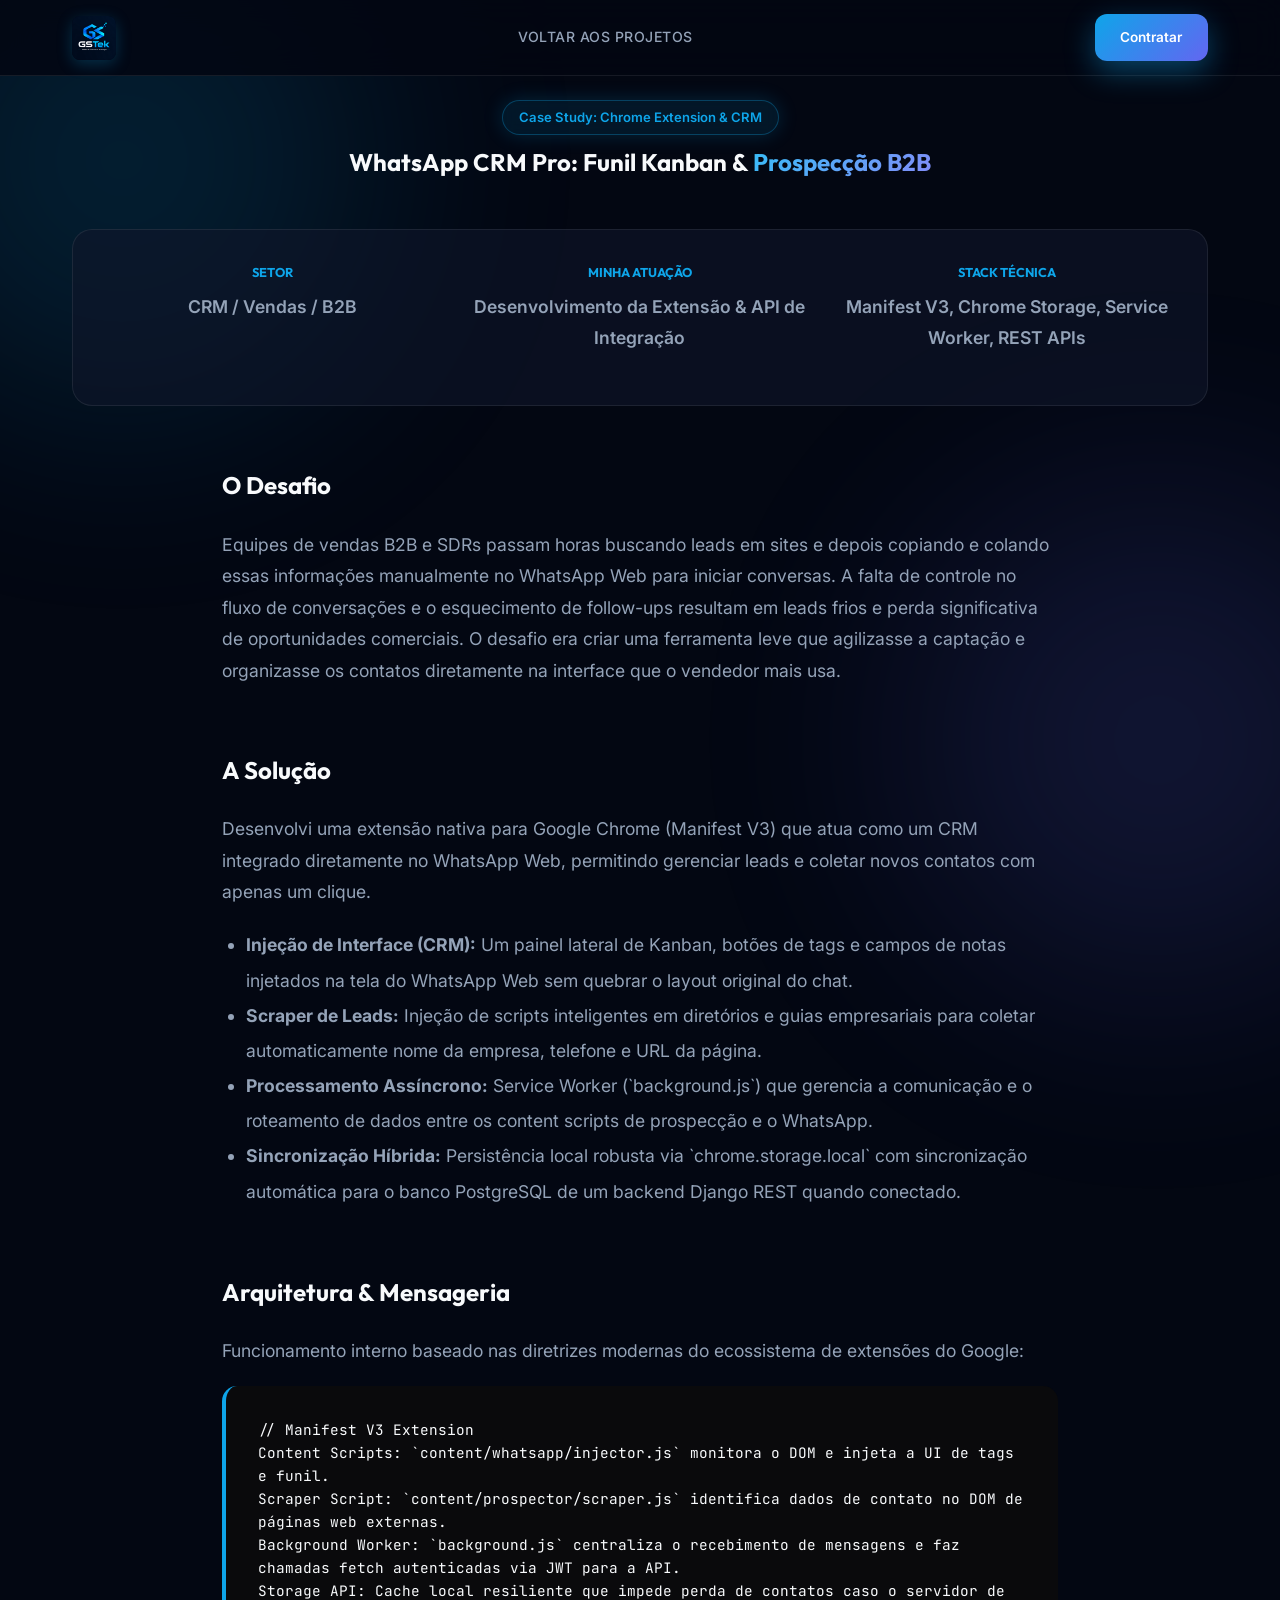
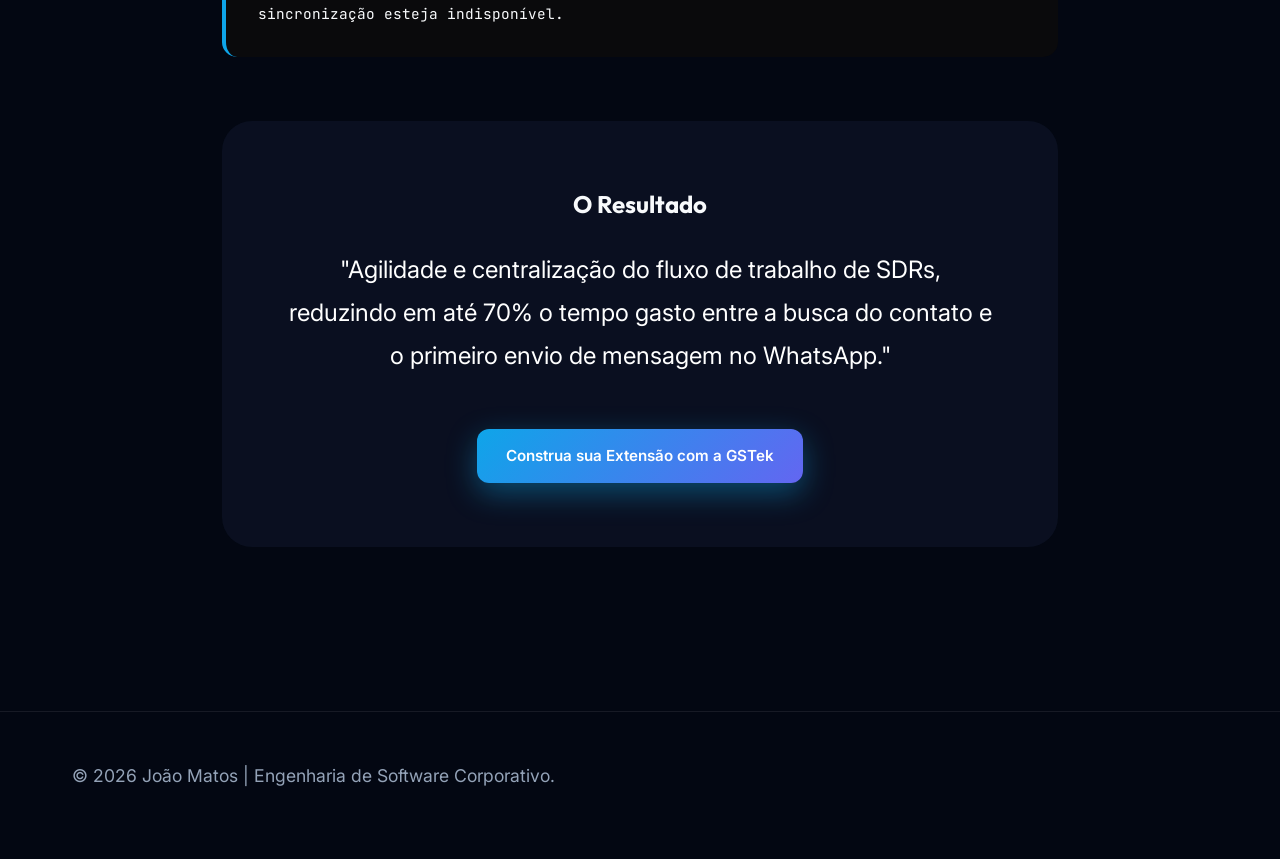
<file: chrome-extension/index.html>
﻿<!DOCTYPE html>
<html lang="pt-br">

<head>
    <meta charset="UTF-8">
    <meta name="viewport" content="width=device-width, initial-scale=1.0">
    <title>WhatsApp CRM Pro | Case Study - Extensão Chrome & B2B Prospecting</title>
    <meta name="description"
        content="Como desenvolvi o WhatsApp CRM Pro, uma extensão para Google Chrome (Manifest V3) para funil de vendas e prospecção B2B integrado ao WhatsApp Web.">
    <link rel="stylesheet" href="https://cdnjs.cloudflare.com/ajax/libs/font-awesome/6.4.0/css/all.min.css">
    <link href="https://fonts.googleapis.com/css2?family=Inter:wght@400;500;600&family=Outfit:wght@700;800&family=JetBrains+Mono&display=swap" rel="stylesheet">
    <link rel="stylesheet" href="../style.css">
    <style>
        .case-header { padding: 100px 0 60px; text-align: center; }
        .case-content { max-width: 900px; margin: 0 auto; padding-bottom: 100px; }
        .case-section { margin-bottom: 4rem; }
        .case-meta { display: grid; grid-template-columns: repeat(auto-fit, minmax(200px, 1fr)); gap: 2rem; background: var(--bg-surface); padding: 2rem; border-radius: 20px; border: 1px solid var(--border-color); margin-top: 3rem; }
        .case-meta h4 { color: var(--primary-color); font-size: 0.8rem; text-transform: uppercase; margin-bottom: 0.5rem; }
        .case-meta p { font-weight: 600; }
        h2 { margin-bottom: 1.5rem; font-family: 'Outfit', sans-serif; }
        p { font-size: 1.1rem; line-height: 1.8; color: var(--text-muted); margin-bottom: 1.2rem; }
        .arch-box { background: #0a0a0c; padding: 2rem; border-radius: 15px; border-left: 4px solid var(--primary-color); font-family: 'JetBrains Mono', monospace; font-size: 0.9rem; }
    </style>
</head>

<body>
    <header>
        <div class="container nav">
            <a href="../index.html" class="brand-logo" aria-label="GSTek"><img src="../assets/logo_gstek.png" alt="GSTek" class="navbar-logo"></a>
            <div class="nav-links">
                <a href="../index.html#projects">Voltar aos Projetos</a>
            </div>
            <a href="../index.html#contact" class="btn btn-primary" style="padding: 0.8rem 1.6rem; font-size: 0.85rem;">Contratar</a>
        </div>
    </header>

    <section class="case-header">
        <div class="container">
            <span class="badge">Case Study: Chrome Extension & CRM</span>
            <h1>WhatsApp CRM Pro: Funil Kanban & <span class="gradient-text">Prospecção B2B</span></h1>
            
            <div class="case-meta">
                <div>
                    <h4>Setor</h4>
                    <p>CRM / Vendas / B2B</p>
                </div>
                <div>
                    <h4>Minha Atuação</h4>
                    <p>Desenvolvimento da Extensão & API de Integração</p>
                </div>
                <div>
                    <h4>Stack Técnica</h4>
                    <p>Manifest V3, Chrome Storage, Service Worker, REST APIs</p>
                </div>
            </div>
        </div>
    </section>

    <section class="case-content container">
        <div class="case-section">
            <h2>O Desafio</h2>
            <p>
                Equipes de vendas B2B e SDRs passam horas buscando leads em sites e depois copiando e colando essas informações manualmente no WhatsApp Web para iniciar conversas. A falta de controle no fluxo de conversações e o esquecimento de follow-ups resultam em leads frios e perda significativa de oportunidades comerciais. O desafio era criar uma ferramenta leve que agilizasse a captação e organizasse os contatos diretamente na interface que o vendedor mais usa.
            </p>
        </div>

        <div class="case-section">
            <h2>A Solução</h2>
            <p>
                Desenvolvi uma extensão nativa para Google Chrome (Manifest V3) que atua como um CRM integrado diretamente no WhatsApp Web, permitindo gerenciar leads e coletar novos contatos com apenas um clique.
            </p>
            <ul style="color: var(--text-muted); font-size: 1.1rem; line-height: 2; margin-left: 1.5rem;">
                <li><strong>Injeção de Interface (CRM):</strong> Um painel lateral de Kanban, botões de tags e campos de notas injetados na tela do WhatsApp Web sem quebrar o layout original do chat.</li>
                <li><strong>Scraper de Leads:</strong> Injeção de scripts inteligentes em diretórios e guias empresariais para coletar automaticamente nome da empresa, telefone e URL da página.</li>
                <li><strong>Processamento Assíncrono:</strong> Service Worker (`background.js`) que gerencia a comunicação e o roteamento de dados entre os content scripts de prospecção e o WhatsApp.</li>
                <li><strong>Sincronização Híbrida:</strong> Persistência local robusta via `chrome.storage.local` com sincronização automática para o banco PostgreSQL de um backend Django REST quando conectado.</li>
            </ul>
        </div>

        <div class="case-section">
            <h2>Arquitetura & Mensageria</h2>
            <p>Funcionamento interno baseado nas diretrizes modernas do ecossistema de extensões do Google:</p>
            <div class="arch-box">
                // Manifest V3 Extension <br>
                Content Scripts: `content/whatsapp/injector.js` monitora o DOM e injeta a UI de tags e funil. <br>
                Scraper Script: `content/prospector/scraper.js` identifica dados de contato no DOM de páginas web externas. <br>
                Background Worker: `background.js` centraliza o recebimento de mensagens e faz chamadas fetch autenticadas via JWT para a API. <br>
                Storage API: Cache local resiliente que impede perda de contatos caso o servidor de sincronização esteja indisponível.
            </div>
        </div>

        <div class="case-section" style="text-align: center; background: var(--bg-surface); padding: 4rem; border-radius: 30px;">
            <h2>O Resultado</h2>
            <p style="font-size: 1.5rem; color: #fff;">"Agilidade e centralização do fluxo de trabalho de SDRs, reduzindo em até 70% o tempo gasto entre a busca do contato e o primeiro envio de mensagem no WhatsApp."</p>
            <a href="../index.html#contact" class="btn btn-primary" style="margin-top: 2rem;">Construa sua Extensão com a GSTek</a>
        </div>
    </section>

    <footer>
        <div class="container">
            <p>&copy; 2026 João Matos | Engenharia de Software Corporativo.</p>
        </div>
    </footer>
</body>

</html>
</file>
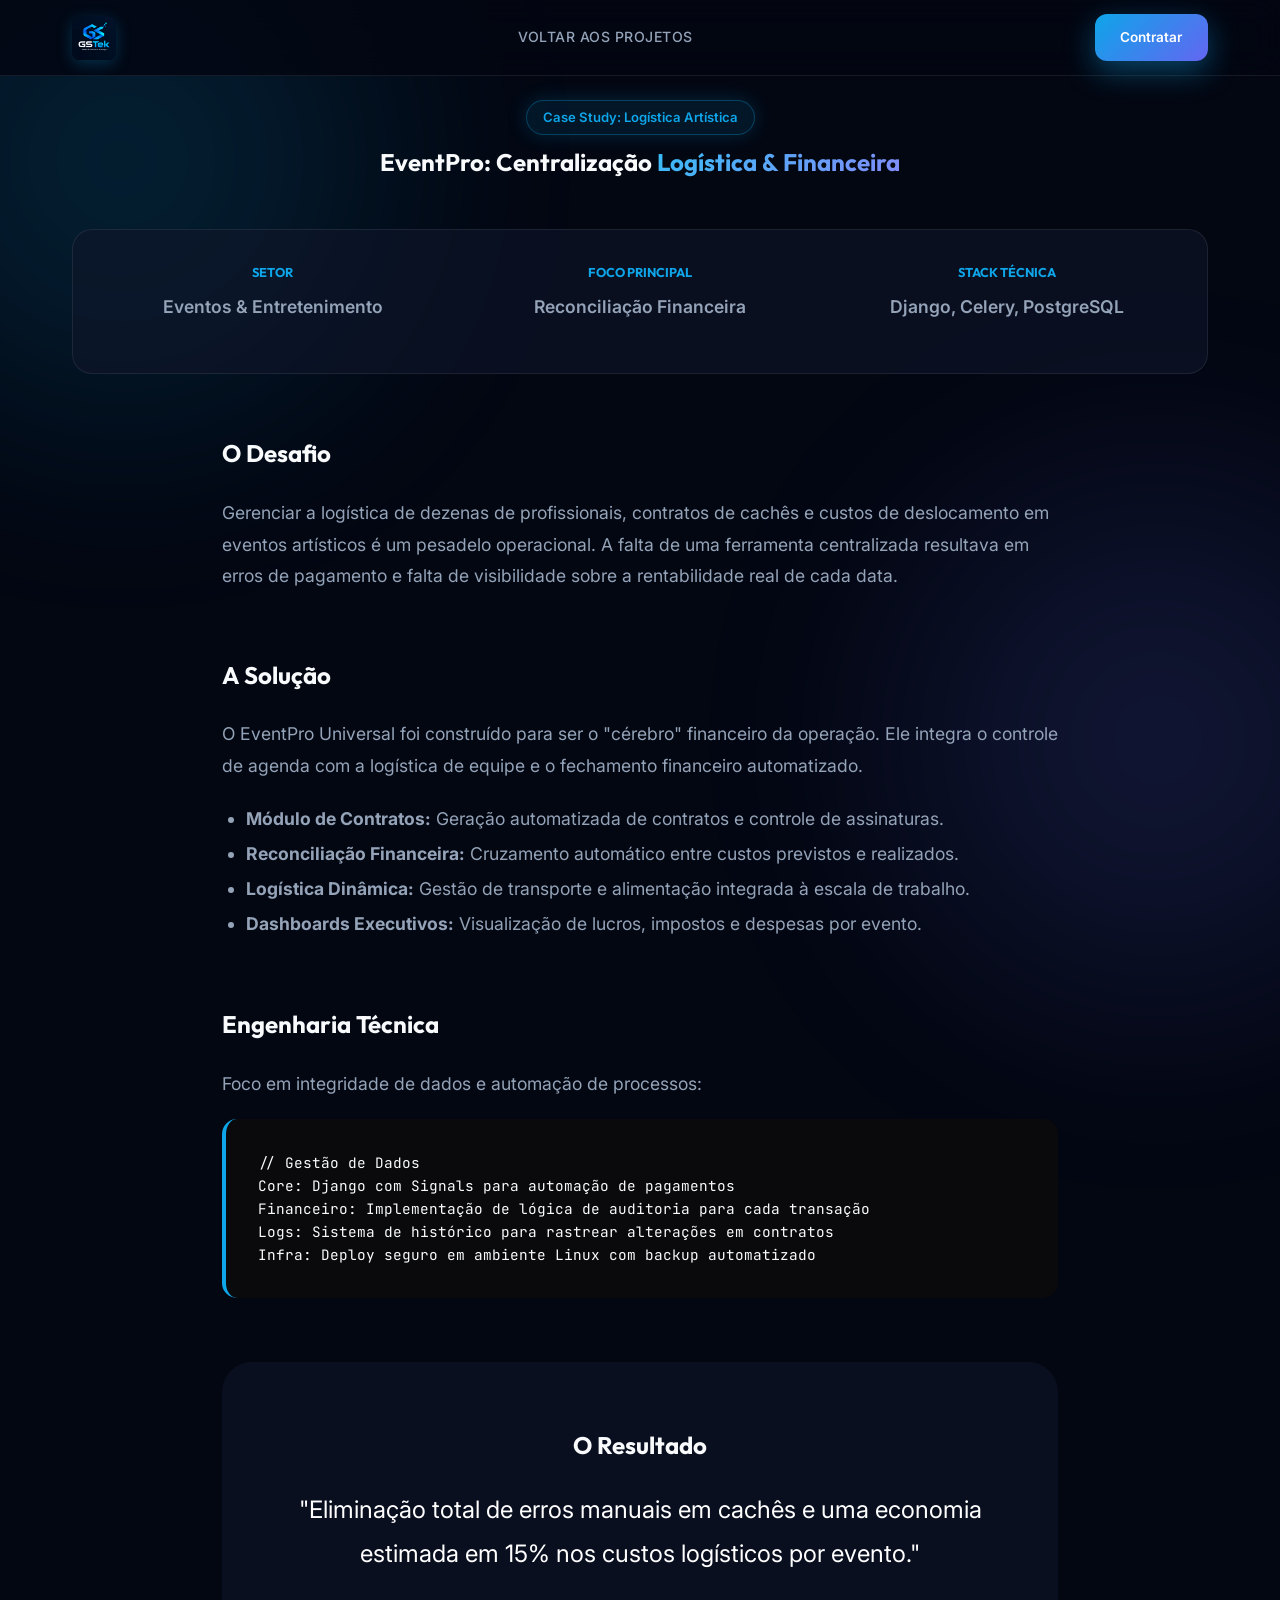
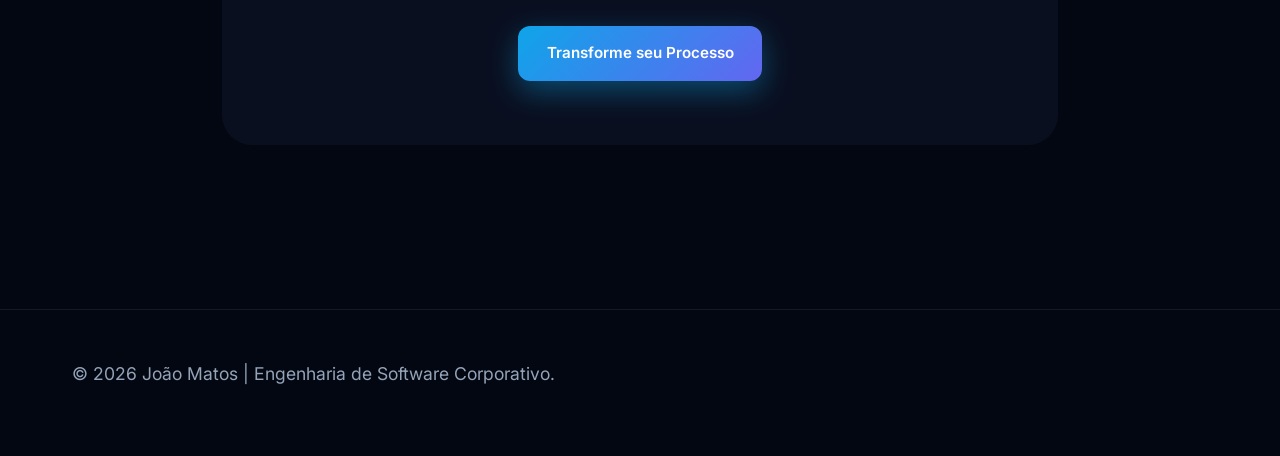
<file: eventpro/index.html>
﻿<!DOCTYPE html>
<html lang="pt-br">

<head>
    <meta charset="UTF-8">
    <meta name="viewport" content="width=device-width, initial-scale=1.0">
    <title>EventPro Universal | Case Study - Automação Logística & Financeira</title>
    <meta name="description"
        content="Como centralizei a gestão logística e financeira de eventos artísticos complexos utilizando Django e PostgreSQL.">
    <link rel="stylesheet" href="https://cdnjs.cloudflare.com/ajax/libs/font-awesome/6.4.0/css/all.min.css">
    <link href="https://fonts.googleapis.com/css2?family=Inter:wght@400;500;600&family=Outfit:wght@700;800&family=JetBrains+Mono&display=swap" rel="stylesheet">
    <link rel="stylesheet" href="../style.css">
    <style>
        .case-header { padding: 100px 0 60px; text-align: center; }
        .case-content { max-width: 900px; margin: 0 auto; padding-bottom: 100px; }
        .case-section { margin-bottom: 4rem; }
        .case-meta { display: grid; grid-template-columns: repeat(auto-fit, minmax(200px, 1fr)); gap: 2rem; background: var(--bg-surface); padding: 2rem; border-radius: 20px; border: 1px solid var(--border-color); margin-top: 3rem; }
        .case-meta h4 { color: var(--primary-color); font-size: 0.8rem; text-transform: uppercase; margin-bottom: 0.5rem; }
        .case-meta p { font-weight: 600; }
        h2 { margin-bottom: 1.5rem; font-family: 'Outfit', sans-serif; }
        p { font-size: 1.1rem; line-height: 1.8; color: var(--text-muted); margin-bottom: 1.2rem; }
        .arch-box { background: #0a0a0c; padding: 2rem; border-radius: 15px; border-left: 4px solid var(--primary-color); font-family: 'JetBrains Mono', monospace; font-size: 0.9rem; }
    </style>
</head>

<body>
    <header>
        <div class="container nav">
            <a href="../index.html" class="brand-logo" aria-label="GSTek"><img src="../assets/logo_gstek.png" alt="GSTek" class="navbar-logo"></a>
            <div class="nav-links">
                <a href="../index.html#projects">Voltar aos Projetos</a>
            </div>
            <a href="../index.html#contact" class="btn btn-primary" style="padding: 0.8rem 1.6rem; font-size: 0.85rem;">Contratar</a>
        </div>
    </header>

    <section class="case-header">
        <div class="container">
            <span class="badge">Case Study: Logística Artística</span>
            <h1>EventPro: Centralização <span class="gradient-text">Logística & Financeira</span></h1>
            
            <div class="case-meta">
                <div>
                    <h4>Setor</h4>
                    <p>Eventos & Entretenimento</p>
                </div>
                <div>
                    <h4>Foco Principal</h4>
                    <p>Reconciliação Financeira</p>
                </div>
                <div>
                    <h4>Stack Técnica</h4>
                    <p>Django, Celery, PostgreSQL</p>
                </div>
            </div>
        </div>
    </section>

    <section class="case-content container">
        <div class="case-section">
            <h2>O Desafio</h2>
            <p>
                Gerenciar a logística de dezenas de profissionais, contratos de cachês e custos de deslocamento em eventos artísticos é um pesadelo operacional. A falta de uma ferramenta centralizada resultava em erros de pagamento e falta de visibilidade sobre a rentabilidade real de cada data.
            </p>
        </div>

        <div class="case-section">
            <h2>A Solução</h2>
            <p>
                O EventPro Universal foi construído para ser o "cérebro" financeiro da operação. Ele integra o controle de agenda com a logística de equipe e o fechamento financeiro automatizado.
            </p>
            <ul style="color: var(--text-muted); font-size: 1.1rem; line-height: 2; margin-left: 1.5rem;">
                <li><strong>Módulo de Contratos:</strong> Geração automatizada de contratos e controle de assinaturas.</li>
                <li><strong>Reconciliação Financeira:</strong> Cruzamento automático entre custos previstos e realizados.</li>
                <li><strong>Logística Dinâmica:</strong> Gestão de transporte e alimentação integrada à escala de trabalho.</li>
                <li><strong>Dashboards Executivos:</strong> Visualização de lucros, impostos e despesas por evento.</li>
            </ul>
        </div>

        <div class="case-section">
            <h2>Engenharia Técnica</h2>
            <p>Foco em integridade de dados e automação de processos:</p>
            <div class="arch-box">
                // Gestão de Dados <br>
                Core: Django com Signals para automação de pagamentos <br>
                Financeiro: Implementação de lógica de auditoria para cada transação <br>
                Logs: Sistema de histórico para rastrear alterações em contratos <br>
                Infra: Deploy seguro em ambiente Linux com backup automatizado
            </div>
        </div>

        <div class="case-section" style="text-align: center; background: var(--bg-surface); padding: 4rem; border-radius: 30px;">
            <h2>O Resultado</h2>
            <p style="font-size: 1.5rem; color: #fff;">"Eliminação total de erros manuais em cachês e uma economia estimada em 15% nos custos logísticos por evento."</p>
            <a href="../index.html#contact" class="btn btn-primary" style="margin-top: 2rem;">Transforme seu Processo</a>
        </div>
    </section>

    <footer>
        <div class="container">
            <p>&copy; 2026 João Matos | Engenharia de Software Corporativo.</p>
        </div>
    </footer>
</body>

</html>
</file>
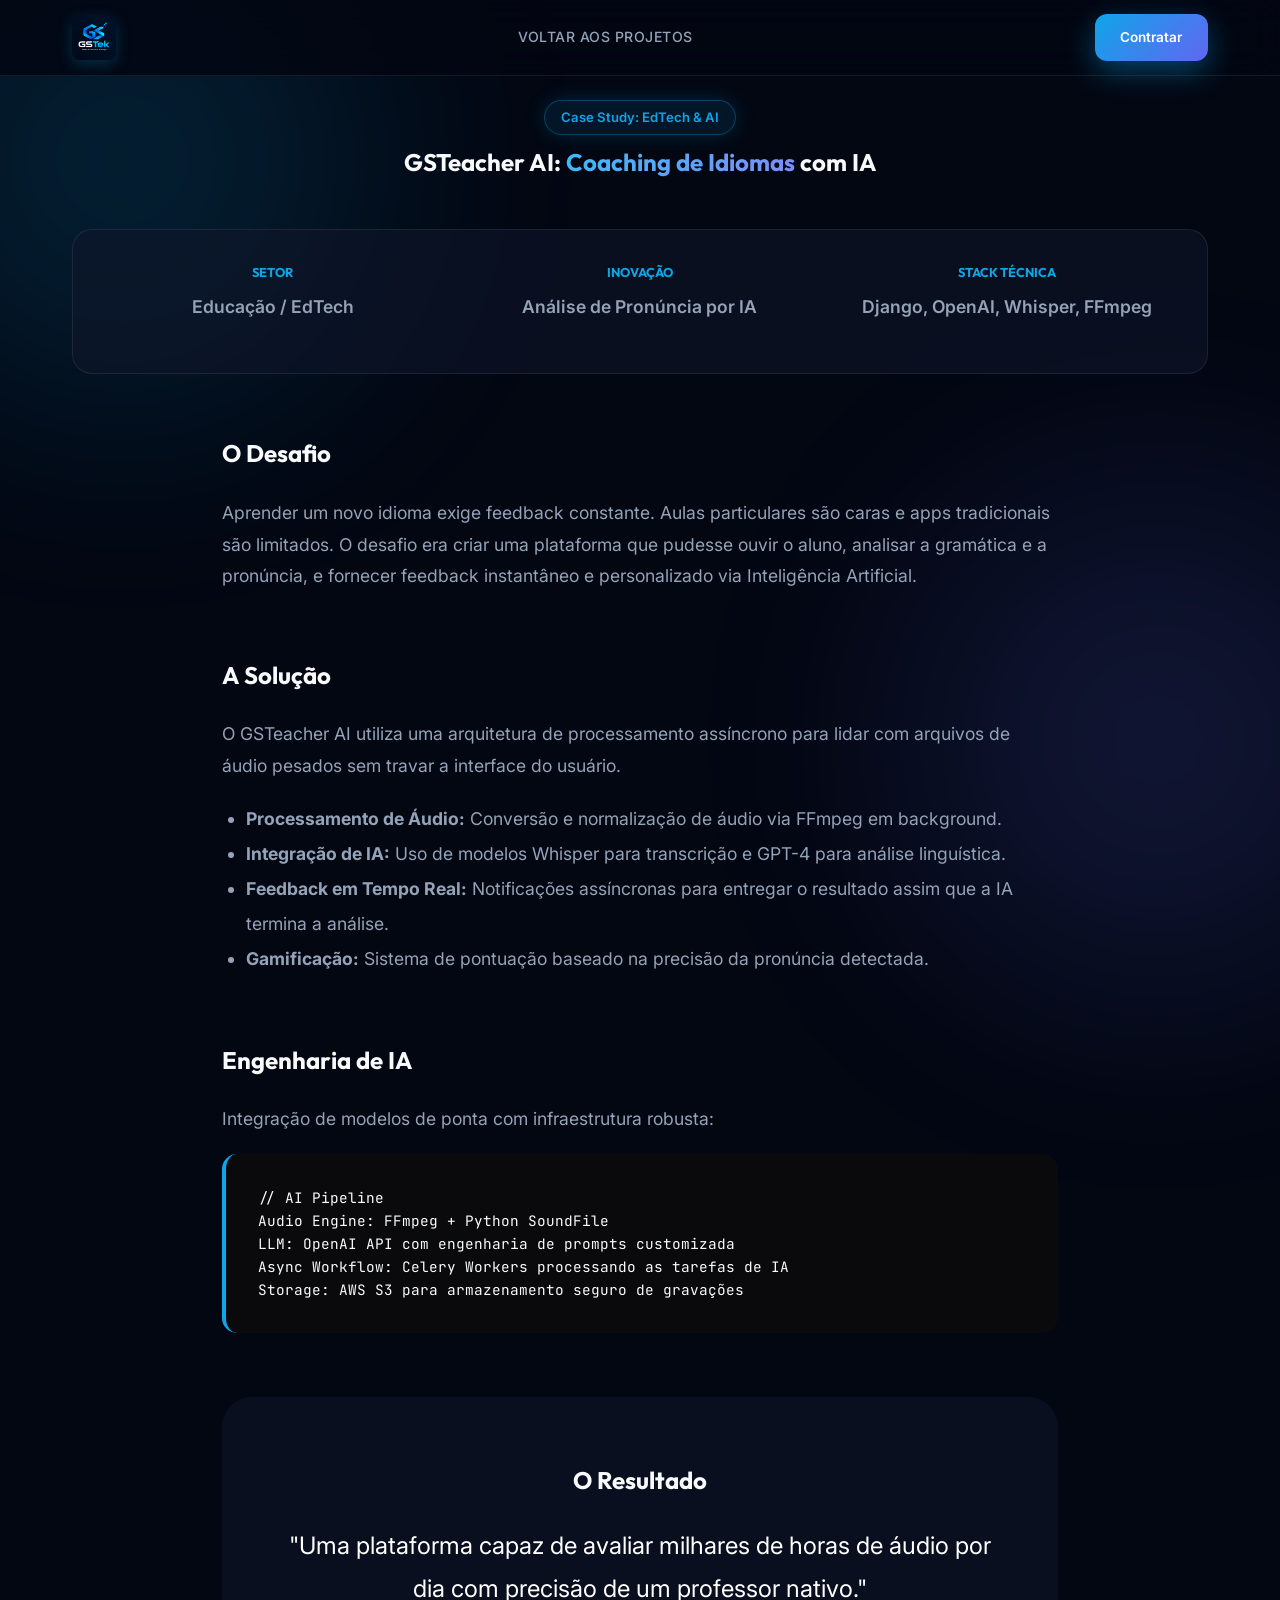
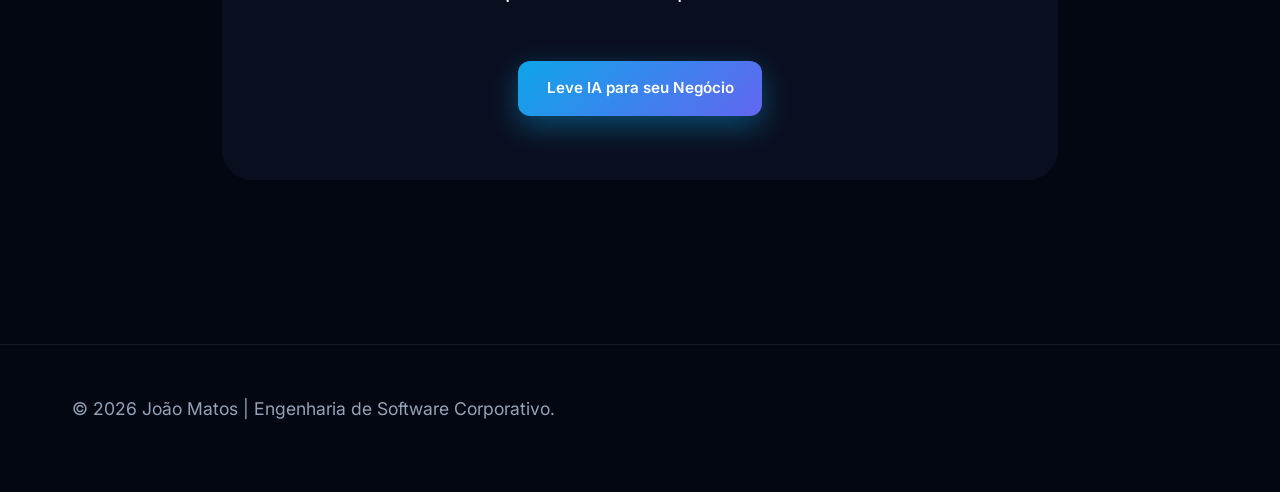
<file: gsteacher-ai/index.html>
﻿<!DOCTYPE html>
<html lang="pt-br">

<head>
    <meta charset="UTF-8">
    <meta name="viewport" content="width=device-width, initial-scale=1.0">
    <title>GSTeacher AI | Case Study - IA & Processamento de Áudio</title>
    <meta name="description"
        content="Como integrei Inteligência Artificial ao Django para criar uma plataforma de coaching de idiomas em tempo real.">
    <link rel="stylesheet" href="https://cdnjs.cloudflare.com/ajax/libs/font-awesome/6.4.0/css/all.min.css">
    <link href="https://fonts.googleapis.com/css2?family=Inter:wght@400;500;600&family=Outfit:wght@700;800&family=JetBrains+Mono&display=swap" rel="stylesheet">
    <link rel="stylesheet" href="../style.css">
    <style>
        .case-header { padding: 100px 0 60px; text-align: center; }
        .case-content { max-width: 900px; margin: 0 auto; padding-bottom: 100px; }
        .case-section { margin-bottom: 4rem; }
        .case-meta { display: grid; grid-template-columns: repeat(auto-fit, minmax(200px, 1fr)); gap: 2rem; background: var(--bg-surface); padding: 2rem; border-radius: 20px; border: 1px solid var(--border-color); margin-top: 3rem; }
        .case-meta h4 { color: var(--primary-color); font-size: 0.8rem; text-transform: uppercase; margin-bottom: 0.5rem; }
        .case-meta p { font-weight: 600; }
        h2 { margin-bottom: 1.5rem; font-family: 'Outfit', sans-serif; }
        p { font-size: 1.1rem; line-height: 1.8; color: var(--text-muted); margin-bottom: 1.2rem; }
        .arch-box { background: #0a0a0c; padding: 2rem; border-radius: 15px; border-left: 4px solid var(--primary-color); font-family: 'JetBrains Mono', monospace; font-size: 0.9rem; }
    </style>
</head>

<body>
    <header>
        <div class="container nav">
            <a href="../index.html" class="brand-logo" aria-label="GSTek"><img src="../assets/logo_gstek.png" alt="GSTek" class="navbar-logo"></a>
            <div class="nav-links">
                <a href="../index.html#projects">Voltar aos Projetos</a>
            </div>
            <a href="../index.html#contact" class="btn btn-primary" style="padding: 0.8rem 1.6rem; font-size: 0.85rem;">Contratar</a>
        </div>
    </header>

    <section class="case-header">
        <div class="container">
            <span class="badge">Case Study: EdTech & AI</span>
            <h1>GSTeacher AI: <span class="gradient-text">Coaching de Idiomas</span> com IA</h1>
            
            <div class="case-meta">
                <div>
                    <h4>Setor</h4>
                    <p>Educação / EdTech</p>
                </div>
                <div>
                    <h4>Inovação</h4>
                    <p>Análise de Pronúncia por IA</p>
                </div>
                <div>
                    <h4>Stack Técnica</h4>
                    <p>Django, OpenAI, Whisper, FFmpeg</p>
                </div>
            </div>
        </div>
    </section>

    <section class="case-content container">
        <div class="case-section">
            <h2>O Desafio</h2>
            <p>
                Aprender um novo idioma exige feedback constante. Aulas particulares são caras e apps tradicionais são limitados. O desafio era criar uma plataforma que pudesse ouvir o aluno, analisar a gramática e a pronúncia, e fornecer feedback instantâneo e personalizado via Inteligência Artificial.
            </p>
        </div>

        <div class="case-section">
            <h2>A Solução</h2>
            <p>
                O GSTeacher AI utiliza uma arquitetura de processamento assíncrono para lidar com arquivos de áudio pesados sem travar a interface do usuário.
            </p>
            <ul style="color: var(--text-muted); font-size: 1.1rem; line-height: 2; margin-left: 1.5rem;">
                <li><strong>Processamento de Áudio:</strong> Conversão e normalização de áudio via FFmpeg em background.</li>
                <li><strong>Integração de IA:</strong> Uso de modelos Whisper para transcrição e GPT-4 para análise linguística.</li>
                <li><strong>Feedback em Tempo Real:</strong> Notificações assíncronas para entregar o resultado assim que a IA termina a análise.</li>
                <li><strong>Gamificação:</strong> Sistema de pontuação baseado na precisão da pronúncia detectada.</li>
            </ul>
        </div>

        <div class="case-section">
            <h2>Engenharia de IA</h2>
            <p>Integração de modelos de ponta com infraestrutura robusta:</p>
            <div class="arch-box">
                // AI Pipeline <br>
                Audio Engine: FFmpeg + Python SoundFile <br>
                LLM: OpenAI API com engenharia de prompts customizada <br>
                Async Workflow: Celery Workers processando as tarefas de IA <br>
                Storage: AWS S3 para armazenamento seguro de gravações
            </div>
        </div>

        <div class="case-section" style="text-align: center; background: var(--bg-surface); padding: 4rem; border-radius: 30px;">
            <h2>O Resultado</h2>
            <p style="font-size: 1.5rem; color: #fff;">"Uma plataforma capaz de avaliar milhares de horas de áudio por dia com precisão de um professor nativo."</p>
            <a href="../index.html#contact" class="btn btn-primary" style="margin-top: 2rem;">Leve IA para seu Negócio</a>
        </div>
    </section>

    <footer>
        <div class="container">
            <p>&copy; 2026 João Matos | Engenharia de Software Corporativo.</p>
        </div>
    </footer>
</body>

</html>
</file>
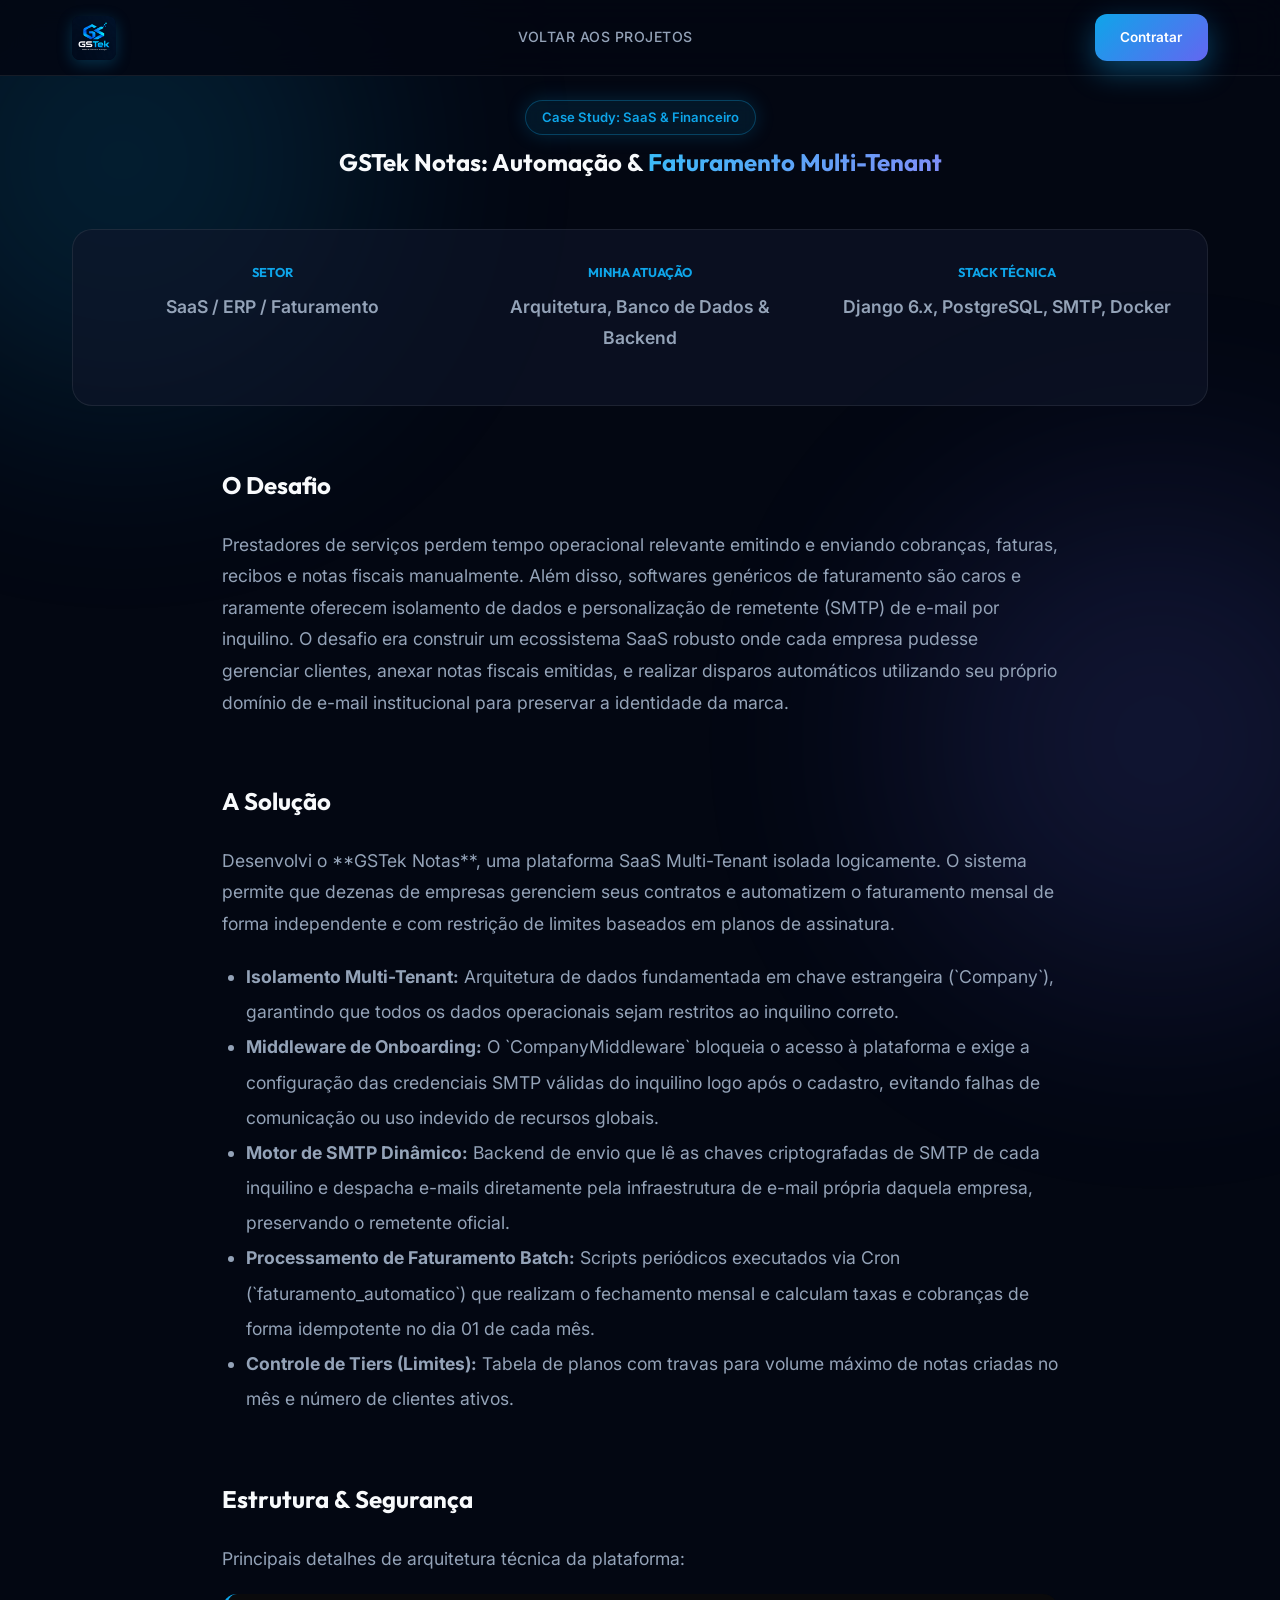
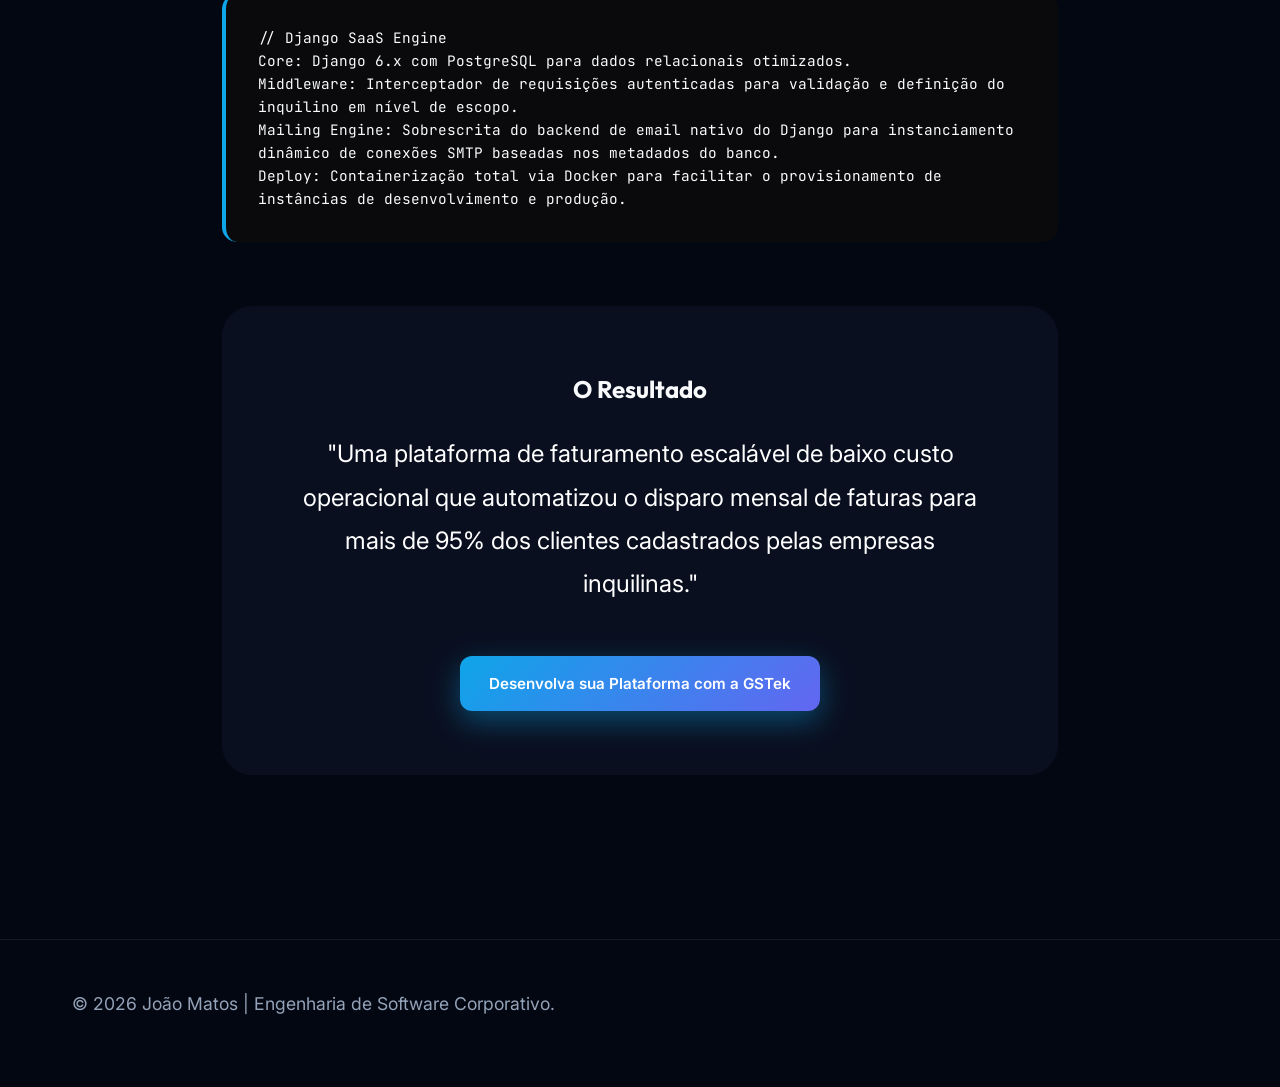
<file: gstek-notas/index.html>
﻿<!DOCTYPE html>
<html lang="pt-br">

<head>
    <meta charset="UTF-8">
    <meta name="viewport" content="width=device-width, initial-scale=1.0">
    <title>GSTek Notas | Case Study - Plataforma SaaS de Faturamento</title>
    <meta name="description"
        content="Como desenvolvi o GSTek Notas, uma plataforma SaaS Multi-Tenant com Django para gestão de faturamento e automação de Notas Fiscais e Boletos.">
    <link rel="stylesheet" href="https://cdnjs.cloudflare.com/ajax/libs/font-awesome/6.4.0/css/all.min.css">
    <link href="https://fonts.googleapis.com/css2?family=Inter:wght@400;500;600&family=Outfit:wght@700;800&family=JetBrains+Mono&display=swap" rel="stylesheet">
    <link rel="stylesheet" href="../style.css">
    <style>
        .case-header { padding: 100px 0 60px; text-align: center; }
        .case-content { max-width: 900px; margin: 0 auto; padding-bottom: 100px; }
        .case-section { margin-bottom: 4rem; }
        .case-meta { display: grid; grid-template-columns: repeat(auto-fit, minmax(200px, 1fr)); gap: 2rem; background: var(--bg-surface); padding: 2rem; border-radius: 20px; border: 1px solid var(--border-color); margin-top: 3rem; }
        .case-meta h4 { color: var(--primary-color); font-size: 0.8rem; text-transform: uppercase; margin-bottom: 0.5rem; }
        .case-meta p { font-weight: 600; }
        h2 { margin-bottom: 1.5rem; font-family: 'Outfit', sans-serif; }
        p { font-size: 1.1rem; line-height: 1.8; color: var(--text-muted); margin-bottom: 1.2rem; }
        .arch-box { background: #0a0a0c; padding: 2rem; border-radius: 15px; border-left: 4px solid var(--primary-color); font-family: 'JetBrains Mono', monospace; font-size: 0.9rem; }
    </style>
</head>

<body>
    <header>
        <div class="container nav">
            <a href="../index.html" class="brand-logo" aria-label="GSTek"><img src="../assets/logo_gstek.png" alt="GSTek" class="navbar-logo"></a>
            <div class="nav-links">
                <a href="../index.html#projects">Voltar aos Projetos</a>
            </div>
            <a href="../index.html#contact" class="btn btn-primary" style="padding: 0.8rem 1.6rem; font-size: 0.85rem;">Contratar</a>
        </div>
    </header>

    <section class="case-header">
        <div class="container">
            <span class="badge">Case Study: SaaS & Financeiro</span>
            <h1>GSTek Notas: Automação & <span class="gradient-text">Faturamento Multi-Tenant</span></h1>
            
            <div class="case-meta">
                <div>
                    <h4>Setor</h4>
                    <p>SaaS / ERP / Faturamento</p>
                </div>
                <div>
                    <h4>Minha Atuação</h4>
                    <p>Arquitetura, Banco de Dados & Backend</p>
                </div>
                <div>
                    <h4>Stack Técnica</h4>
                    <p>Django 6.x, PostgreSQL, SMTP, Docker</p>
                </div>
            </div>
        </div>
    </section>

    <section class="case-content container">
        <div class="case-section">
            <h2>O Desafio</h2>
            <p>
                Prestadores de serviços perdem tempo operacional relevante emitindo e enviando cobranças, faturas, recibos e notas fiscais manualmente. Além disso, softwares genéricos de faturamento são caros e raramente oferecem isolamento de dados e personalização de remetente (SMTP) de e-mail por inquilino. O desafio era construir um ecossistema SaaS robusto onde cada empresa pudesse gerenciar clientes, anexar notas fiscais emitidas, e realizar disparos automáticos utilizando seu próprio domínio de e-mail institucional para preservar a identidade da marca.
            </p>
        </div>

        <div class="case-section">
            <h2>A Solução</h2>
            <p>
                Desenvolvi o **GSTek Notas**, uma plataforma SaaS Multi-Tenant isolada logicamente. O sistema permite que dezenas de empresas gerenciem seus contratos e automatizem o faturamento mensal de forma independente e com restrição de limites baseados em planos de assinatura.
            </p>
            <ul style="color: var(--text-muted); font-size: 1.1rem; line-height: 2; margin-left: 1.5rem;">
                <li><strong>Isolamento Multi-Tenant:</strong> Arquitetura de dados fundamentada em chave estrangeira (`Company`), garantindo que todos os dados operacionais sejam restritos ao inquilino correto.</li>
                <li><strong>Middleware de Onboarding:</strong> O `CompanyMiddleware` bloqueia o acesso à plataforma e exige a configuração das credenciais SMTP válidas do inquilino logo após o cadastro, evitando falhas de comunicação ou uso indevido de recursos globais.</li>
                <li><strong>Motor de SMTP Dinâmico:</strong> Backend de envio que lê as chaves criptografadas de SMTP de cada inquilino e despacha e-mails diretamente pela infraestrutura de e-mail própria daquela empresa, preservando o remetente oficial.</li>
                <li><strong>Processamento de Faturamento Batch:</strong> Scripts periódicos executados via Cron (`faturamento_automatico`) que realizam o fechamento mensal e calculam taxas e cobranças de forma idempotente no dia 01 de cada mês.</li>
                <li><strong>Controle de Tiers (Limites):</strong> Tabela de planos com travas para volume máximo de notas criadas no mês e número de clientes ativos.</li>
            </ul>
        </div>

        <div class="case-section">
            <h2>Estrutura & Segurança</h2>
            <p>Principais detalhes de arquitetura técnica da plataforma:</p>
            <div class="arch-box">
                // Django SaaS Engine <br>
                Core: Django 6.x com PostgreSQL para dados relacionais otimizados. <br>
                Middleware: Interceptador de requisições autenticadas para validação e definição do inquilino em nível de escopo. <br>
                Mailing Engine: Sobrescrita do backend de email nativo do Django para instanciamento dinâmico de conexões SMTP baseadas nos metadados do banco. <br>
                Deploy: Containerização total via Docker para facilitar o provisionamento de instâncias de desenvolvimento e produção.
            </div>
        </div>

        <div class="case-section" style="text-align: center; background: var(--bg-surface); padding: 4rem; border-radius: 30px;">
            <h2>O Resultado</h2>
            <p style="font-size: 1.5rem; color: #fff;">"Uma plataforma de faturamento escalável de baixo custo operacional que automatizou o disparo mensal de faturas para mais de 95% dos clientes cadastrados pelas empresas inquilinas."</p>
            <a href="../index.html#contact" class="btn btn-primary" style="margin-top: 2rem;">Desenvolva sua Plataforma com a GSTek</a>
        </div>
    </section>

    <footer>
        <div class="container">
            <p>&copy; 2026 João Matos | Engenharia de Software Corporativo.</p>
        </div>
    </footer>
</body>

</html>
</file>
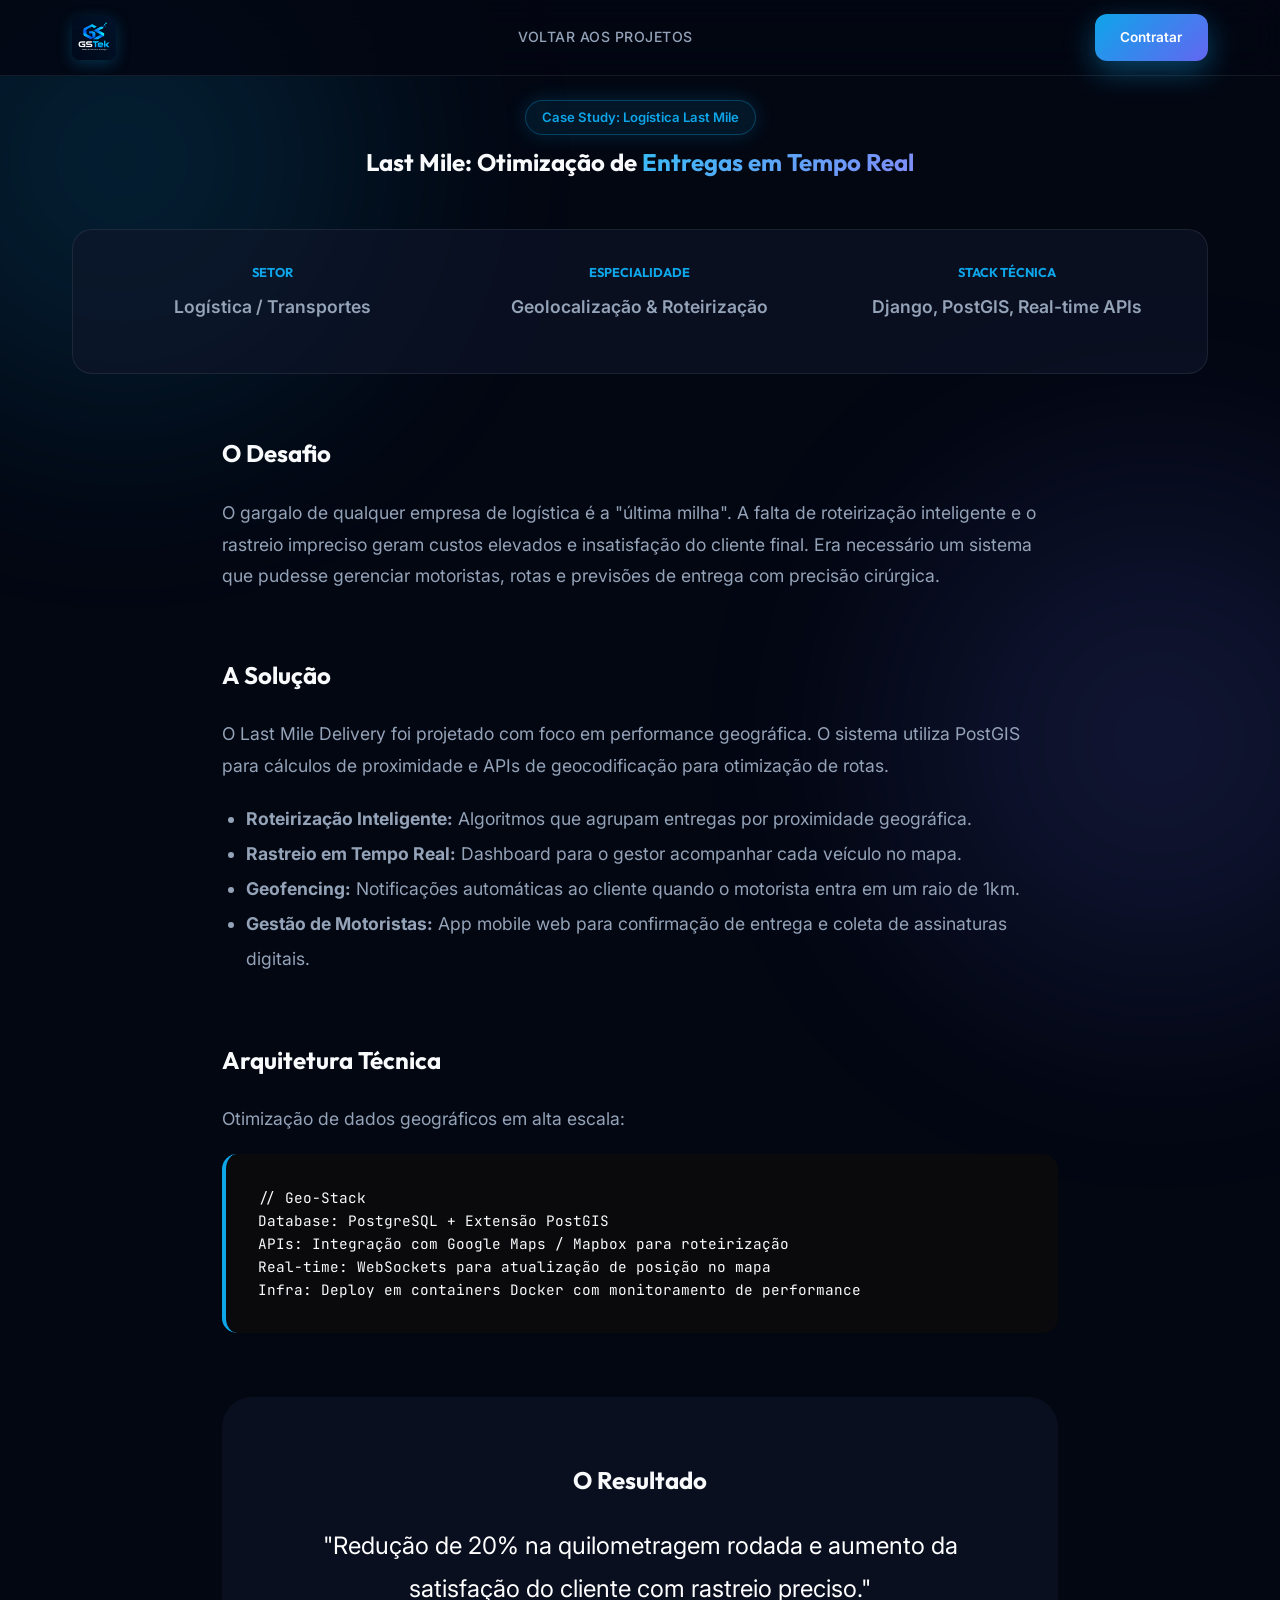
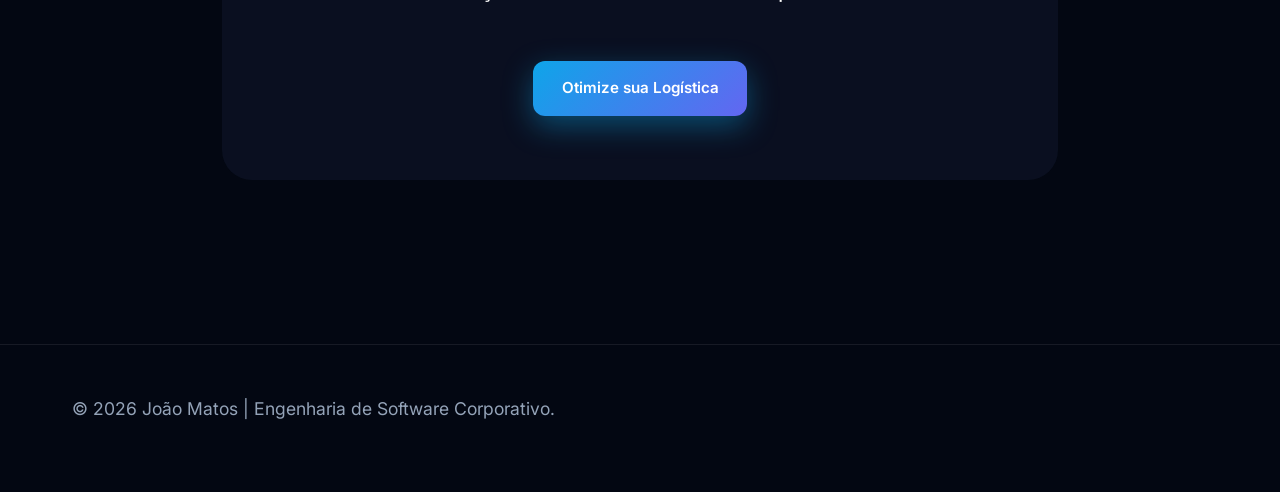
<file: last-mile/index.html>
﻿<!DOCTYPE html>
<html lang="pt-br">

<head>
    <meta charset="UTF-8">
    <meta name="viewport" content="width=device-width, initial-scale=1.0">
    <title>Last Mile Delivery | Case Study - Otimização Logística</title>
    <meta name="description"
        content="Como desenvolvi um sistema de roteirização e entregas em tempo real com Django e geolocalização avançada.">
    <link rel="stylesheet" href="https://cdnjs.cloudflare.com/ajax/libs/font-awesome/6.4.0/css/all.min.css">
    <link href="https://fonts.googleapis.com/css2?family=Inter:wght@400;500;600&family=Outfit:wght@700;800&family=JetBrains+Mono&display=swap" rel="stylesheet">
    <link rel="stylesheet" href="../style.css">
    <style>
        .case-header { padding: 100px 0 60px; text-align: center; }
        .case-content { max-width: 900px; margin: 0 auto; padding-bottom: 100px; }
        .case-section { margin-bottom: 4rem; }
        .case-meta { display: grid; grid-template-columns: repeat(auto-fit, minmax(200px, 1fr)); gap: 2rem; background: var(--bg-surface); padding: 2rem; border-radius: 20px; border: 1px solid var(--border-color); margin-top: 3rem; }
        .case-meta h4 { color: var(--primary-color); font-size: 0.8rem; text-transform: uppercase; margin-bottom: 0.5rem; }
        .case-meta p { font-weight: 600; }
        h2 { margin-bottom: 1.5rem; font-family: 'Outfit', sans-serif; }
        p { font-size: 1.1rem; line-height: 1.8; color: var(--text-muted); margin-bottom: 1.2rem; }
        .arch-box { background: #0a0a0c; padding: 2rem; border-radius: 15px; border-left: 4px solid var(--primary-color); font-family: 'JetBrains Mono', monospace; font-size: 0.9rem; }
    </style>
</head>

<body>
    <header>
        <div class="container nav">
            <a href="../index.html" class="brand-logo" aria-label="GSTek"><img src="../assets/logo_gstek.png" alt="GSTek" class="navbar-logo"></a>
            <div class="nav-links">
                <a href="../index.html#projects">Voltar aos Projetos</a>
            </div>
            <a href="../index.html#contact" class="btn btn-primary" style="padding: 0.8rem 1.6rem; font-size: 0.85rem;">Contratar</a>
        </div>
    </header>

    <section class="case-header">
        <div class="container">
            <span class="badge">Case Study: Logística Last Mile</span>
            <h1>Last Mile: Otimização de <span class="gradient-text">Entregas em Tempo Real</span></h1>
            
            <div class="case-meta">
                <div>
                    <h4>Setor</h4>
                    <p>Logística / Transportes</p>
                </div>
                <div>
                    <h4>Especialidade</h4>
                    <p>Geolocalização & Roteirização</p>
                </div>
                <div>
                    <h4>Stack Técnica</h4>
                    <p>Django, PostGIS, Real-time APIs</p>
                </div>
            </div>
        </div>
    </section>

    <section class="case-content container">
        <div class="case-section">
            <h2>O Desafio</h2>
            <p>
                O gargalo de qualquer empresa de logística é a "última milha". A falta de roteirização inteligente e o rastreio impreciso geram custos elevados e insatisfação do cliente final. Era necessário um sistema que pudesse gerenciar motoristas, rotas e previsões de entrega com precisão cirúrgica.
            </p>
        </div>

        <div class="case-section">
            <h2>A Solução</h2>
            <p>
                O Last Mile Delivery foi projetado com foco em performance geográfica. O sistema utiliza PostGIS para cálculos de proximidade e APIs de geocodificação para otimização de rotas.
            </p>
            <ul style="color: var(--text-muted); font-size: 1.1rem; line-height: 2; margin-left: 1.5rem;">
                <li><strong>Roteirização Inteligente:</strong> Algoritmos que agrupam entregas por proximidade geográfica.</li>
                <li><strong>Rastreio em Tempo Real:</strong> Dashboard para o gestor acompanhar cada veículo no mapa.</li>
                <li><strong>Geofencing:</strong> Notificações automáticas ao cliente quando o motorista entra em um raio de 1km.</li>
                <li><strong>Gestão de Motoristas:</strong> App mobile web para confirmação de entrega e coleta de assinaturas digitais.</li>
            </ul>
        </div>

        <div class="case-section">
            <h2>Arquitetura Técnica</h2>
            <p>Otimização de dados geográficos em alta escala:</p>
            <div class="arch-box">
                // Geo-Stack <br>
                Database: PostgreSQL + Extensão PostGIS <br>
                APIs: Integração com Google Maps / Mapbox para roteirização <br>
                Real-time: WebSockets para atualização de posição no mapa <br>
                Infra: Deploy em containers Docker com monitoramento de performance
            </div>
        </div>

        <div class="case-section" style="text-align: center; background: var(--bg-surface); padding: 4rem; border-radius: 30px;">
            <h2>O Resultado</h2>
            <p style="font-size: 1.5rem; color: #fff;">"Redução de 20% na quilometragem rodada e aumento da satisfação do cliente com rastreio preciso."</p>
            <a href="../index.html#contact" class="btn btn-primary" style="margin-top: 2rem;">Otimize sua Logística</a>
        </div>
    </section>

    <footer>
        <div class="container">
            <p>&copy; 2026 João Matos | Engenharia de Software Corporativo.</p>
        </div>
    </footer>
</body>

</html>
</file>
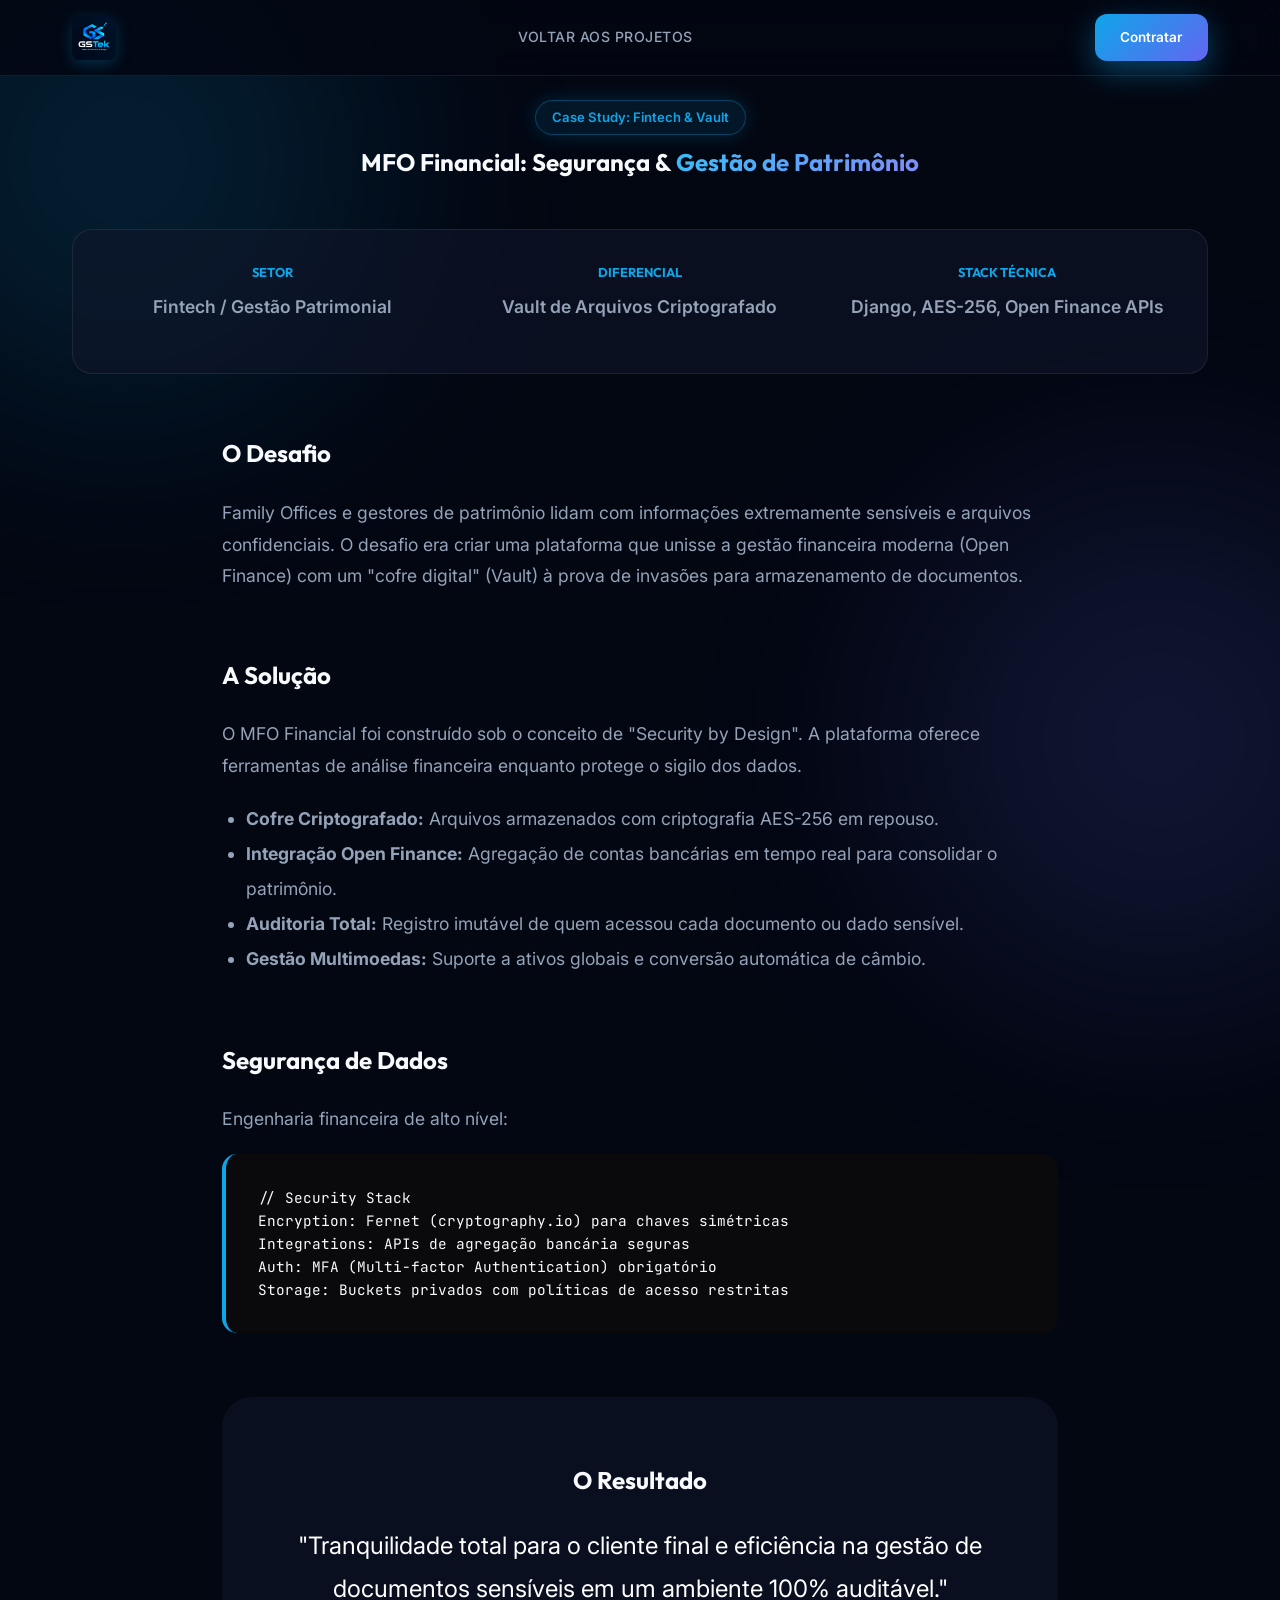
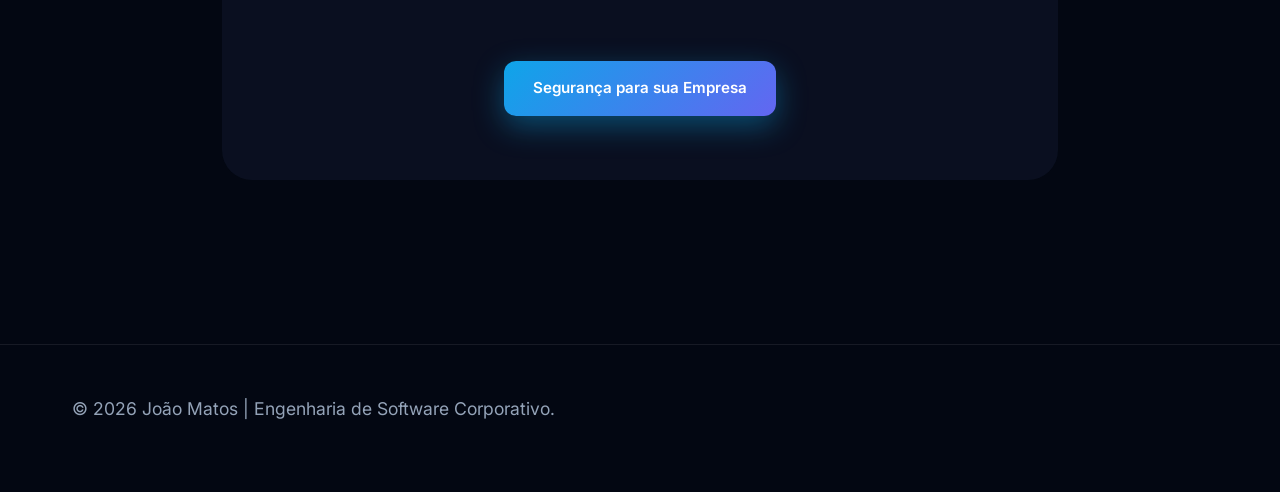
<file: mfo-financial/index.html>
﻿<!DOCTYPE html>
<html lang="pt-br">

<head>
    <meta charset="UTF-8">
    <meta name="viewport" content="width=device-width, initial-scale=1.0">
    <title>MFO Financial | Case Study - Fintech & Vault de Segurança</title>
    <meta name="description"
        content="Como desenvolvi uma plataforma financeira de alta segurança com cofre de documentos criptografado.">
    <link rel="stylesheet" href="https://cdnjs.cloudflare.com/ajax/libs/font-awesome/6.4.0/css/all.min.css">
    <link href="https://fonts.googleapis.com/css2?family=Inter:wght@400;500;600&family=Outfit:wght@700;800&family=JetBrains+Mono&display=swap" rel="stylesheet">
    <link rel="stylesheet" href="../style.css">
    <style>
        .case-header { padding: 100px 0 60px; text-align: center; }
        .case-content { max-width: 900px; margin: 0 auto; padding-bottom: 100px; }
        .case-section { margin-bottom: 4rem; }
        .case-meta { display: grid; grid-template-columns: repeat(auto-fit, minmax(200px, 1fr)); gap: 2rem; background: var(--bg-surface); padding: 2rem; border-radius: 20px; border: 1px solid var(--border-color); margin-top: 3rem; }
        .case-meta h4 { color: var(--primary-color); font-size: 0.8rem; text-transform: uppercase; margin-bottom: 0.5rem; }
        .case-meta p { font-weight: 600; }
        h2 { margin-bottom: 1.5rem; font-family: 'Outfit', sans-serif; }
        p { font-size: 1.1rem; line-height: 1.8; color: var(--text-muted); margin-bottom: 1.2rem; }
        .arch-box { background: #0a0a0c; padding: 2rem; border-radius: 15px; border-left: 4px solid var(--primary-color); font-family: 'JetBrains Mono', monospace; font-size: 0.9rem; }
    </style>
</head>

<body>
    <header>
        <div class="container nav">
            <a href="../index.html" class="brand-logo" aria-label="GSTek"><img src="../assets/logo_gstek.png" alt="GSTek" class="navbar-logo"></a>
            <div class="nav-links">
                <a href="../index.html#projects">Voltar aos Projetos</a>
            </div>
            <a href="../index.html#contact" class="btn btn-primary" style="padding: 0.8rem 1.6rem; font-size: 0.85rem;">Contratar</a>
        </div>
    </header>

    <section class="case-header">
        <div class="container">
            <span class="badge">Case Study: Fintech & Vault</span>
            <h1>MFO Financial: Segurança & <span class="gradient-text">Gestão de Patrimônio</span></h1>
            
            <div class="case-meta">
                <div>
                    <h4>Setor</h4>
                    <p>Fintech / Gestão Patrimonial</p>
                </div>
                <div>
                    <h4>Diferencial</h4>
                    <p>Vault de Arquivos Criptografado</p>
                </div>
                <div>
                    <h4>Stack Técnica</h4>
                    <p>Django, AES-256, Open Finance APIs</p>
                </div>
            </div>
        </div>
    </section>

    <section class="case-content container">
        <div class="case-section">
            <h2>O Desafio</h2>
            <p>
                Family Offices e gestores de patrimônio lidam com informações extremamente sensíveis e arquivos confidenciais. O desafio era criar uma plataforma que unisse a gestão financeira moderna (Open Finance) com um "cofre digital" (Vault) à prova de invasões para armazenamento de documentos.
            </p>
        </div>

        <div class="case-section">
            <h2>A Solução</h2>
            <p>
                O MFO Financial foi construído sob o conceito de "Security by Design". A plataforma oferece ferramentas de análise financeira enquanto protege o sigilo dos dados.
            </p>
            <ul style="color: var(--text-muted); font-size: 1.1rem; line-height: 2; margin-left: 1.5rem;">
                <li><strong>Cofre Criptografado:</strong> Arquivos armazenados com criptografia AES-256 em repouso.</li>
                <li><strong>Integração Open Finance:</strong> Agregação de contas bancárias em tempo real para consolidar o patrimônio.</li>
                <li><strong>Auditoria Total:</strong> Registro imutável de quem acessou cada documento ou dado sensível.</li>
                <li><strong>Gestão Multimoedas:</strong> Suporte a ativos globais e conversão automática de câmbio.</li>
            </ul>
        </div>

        <div class="case-section">
            <h2>Segurança de Dados</h2>
            <p>Engenharia financeira de alto nível:</p>
            <div class="arch-box">
                // Security Stack <br>
                Encryption: Fernet (cryptography.io) para chaves simétricas <br>
                Integrations: APIs de agregação bancária seguras <br>
                Auth: MFA (Multi-factor Authentication) obrigatório <br>
                Storage: Buckets privados com políticas de acesso restritas
            </div>
        </div>

        <div class="case-section" style="text-align: center; background: var(--bg-surface); padding: 4rem; border-radius: 30px;">
            <h2>O Resultado</h2>
            <p style="font-size: 1.5rem; color: #fff;">"Tranquilidade total para o cliente final e eficiência na gestão de documentos sensíveis em um ambiente 100% auditável."</p>
            <a href="../index.html#contact" class="btn btn-primary" style="margin-top: 2rem;">Segurança para sua Empresa</a>
        </div>
    </section>

    <footer>
        <div class="container">
            <p>&copy; 2026 João Matos | Engenharia de Software Corporativo.</p>
        </div>
    </footer>
</body>

</html>
</file>
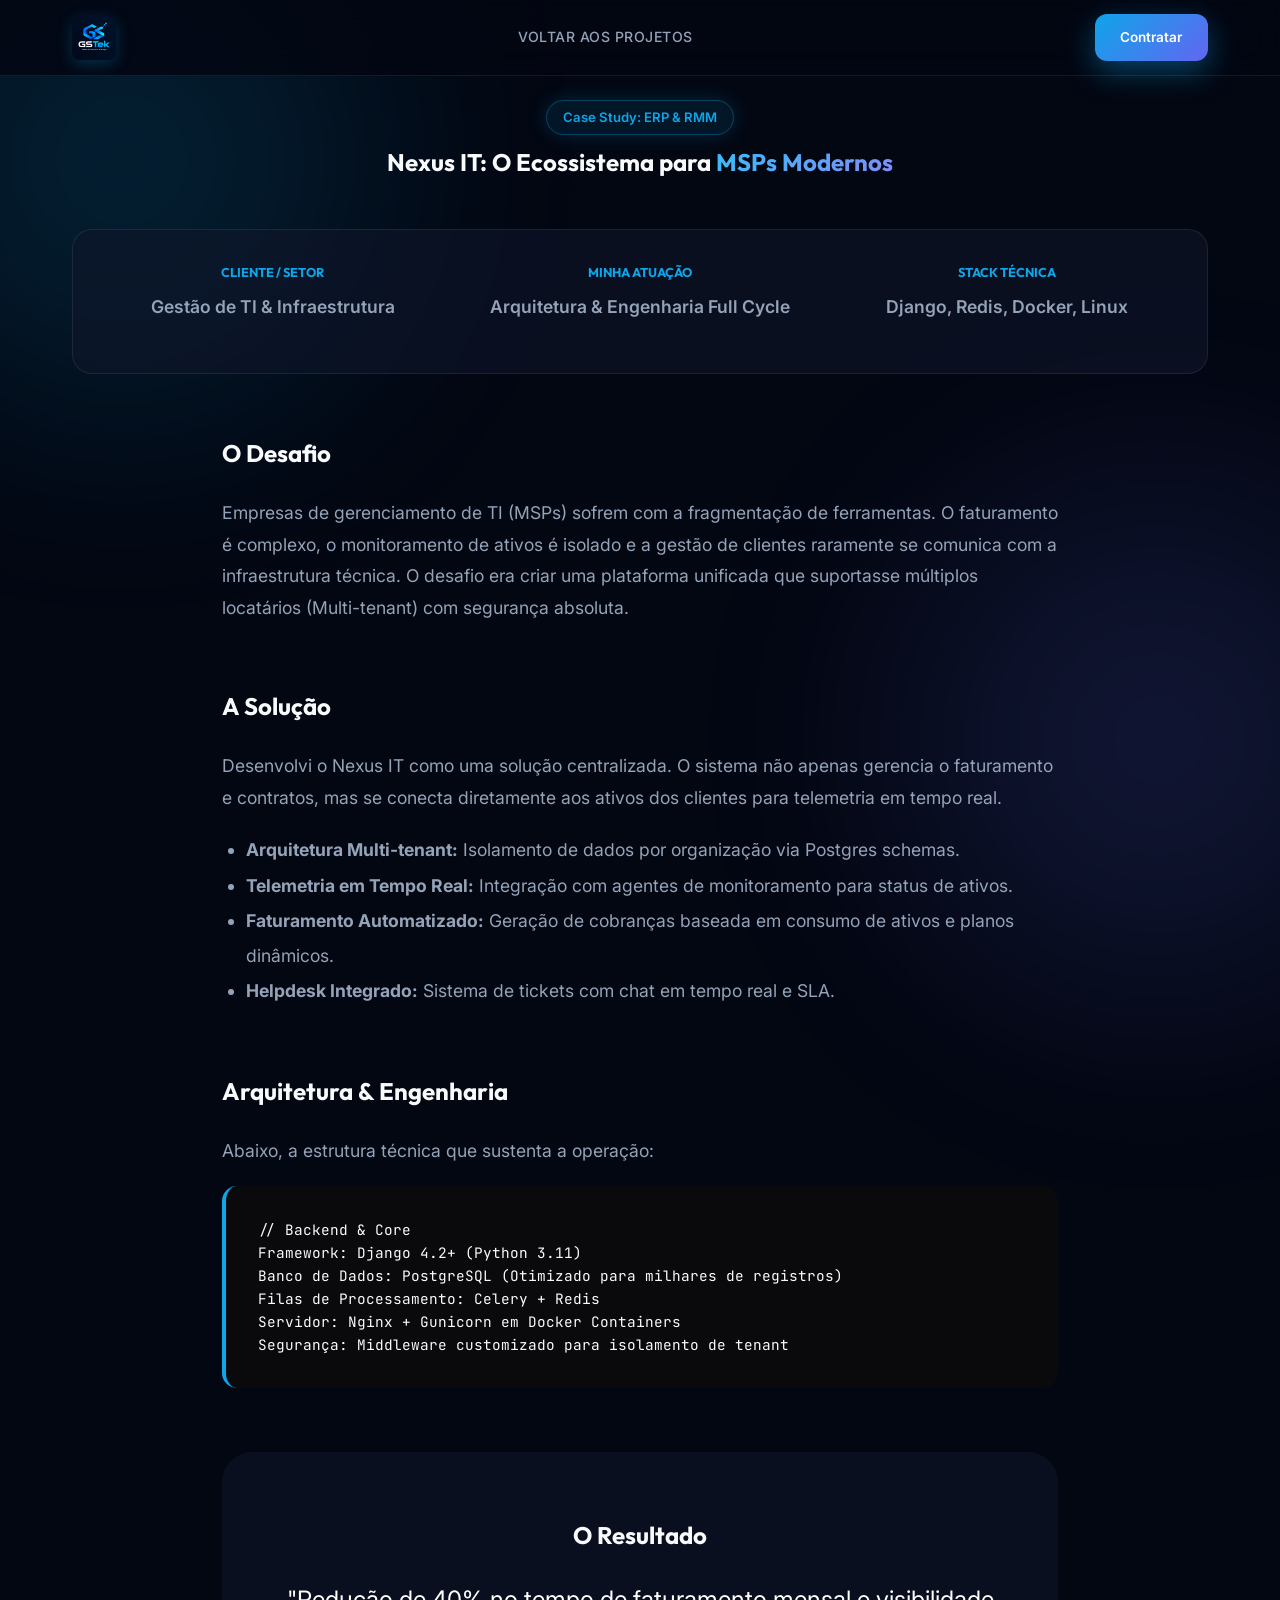
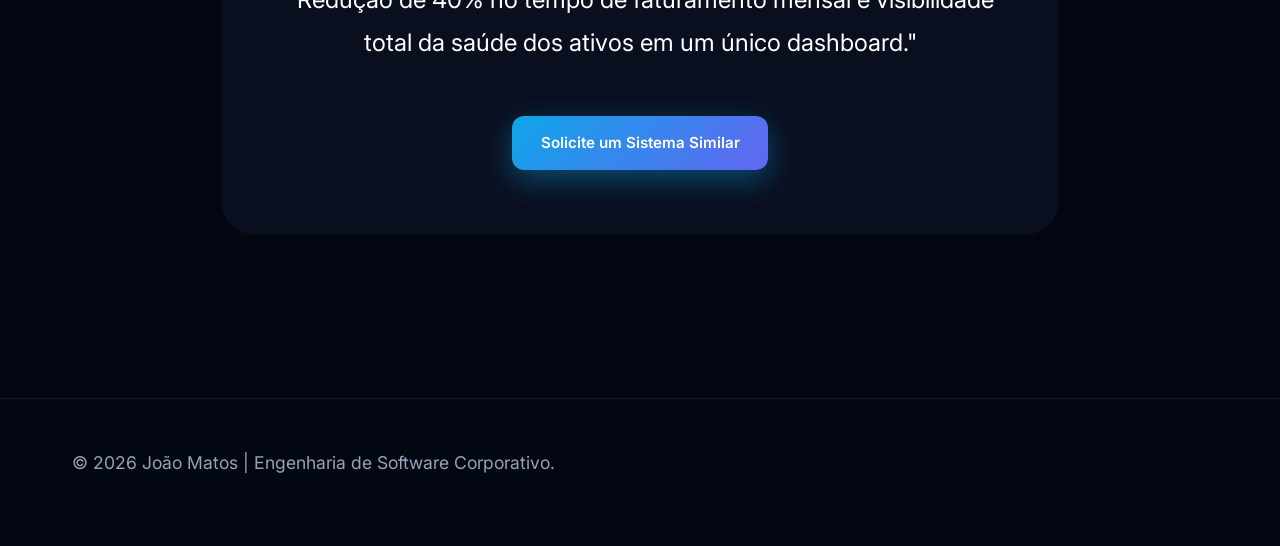
<file: nexus-it/index.html>
﻿<!DOCTYPE html>
<html lang="pt-br">

<head>
    <meta charset="UTF-8">
    <meta name="viewport" content="width=device-width, initial-scale=1.0">
    <title>Nexus IT | Case Study - Engenharia de Software Corporativo</title>
    <meta name="description"
        content="Como desenvolvi um ecossistema RMM/ERP completo para gestão de MSPs com Django, PostgreSQL e Docker.">
    <link rel="stylesheet" href="https://cdnjs.cloudflare.com/ajax/libs/font-awesome/6.4.0/css/all.min.css">
    <link href="https://fonts.googleapis.com/css2?family=Inter:wght@400;500;600&family=Outfit:wght@700;800&family=JetBrains+Mono&display=swap" rel="stylesheet">
    <link rel="stylesheet" href="../style.css">
    <style>
        .case-header { padding: 100px 0 60px; text-align: center; }
        .case-content { max-width: 900px; margin: 0 auto; padding-bottom: 100px; }
        .case-section { margin-bottom: 4rem; }
        .case-meta { display: grid; grid-template-columns: repeat(auto-fit, minmax(200px, 1fr)); gap: 2rem; background: var(--bg-surface); padding: 2rem; border-radius: 20px; border: 1px solid var(--border-color); margin-top: 3rem; }
        .case-meta h4 { color: var(--primary-color); font-size: 0.8rem; text-transform: uppercase; margin-bottom: 0.5rem; }
        .case-meta p { font-weight: 600; }
        h2 { margin-bottom: 1.5rem; font-family: 'Outfit', sans-serif; }
        p { font-size: 1.1rem; line-height: 1.8; color: var(--text-muted); margin-bottom: 1.2rem; }
        .arch-box { background: #0a0a0c; padding: 2rem; border-radius: 15px; border-left: 4px solid var(--primary-color); font-family: 'JetBrains Mono', monospace; font-size: 0.9rem; }
    </style>
</head>

<body>
    <header>
        <div class="container nav">
            <a href="../index.html" class="brand-logo" aria-label="GSTek"><img src="../assets/logo_gstek.png" alt="GSTek" class="navbar-logo"></a>
            <div class="nav-links">
                <a href="../index.html#projects">Voltar aos Projetos</a>
            </div>
            <a href="../index.html#contact" class="btn btn-primary" style="padding: 0.8rem 1.6rem; font-size: 0.85rem;">Contratar</a>
        </div>
    </header>

    <section class="case-header">
        <div class="container">
            <span class="badge">Case Study: ERP & RMM</span>
            <h1>Nexus IT: O Ecossistema para <span class="gradient-text">MSPs Modernos</span></h1>
            
            <div class="case-meta">
                <div>
                    <h4>Cliente / Setor</h4>
                    <p>Gestão de TI & Infraestrutura</p>
                </div>
                <div>
                    <h4>Minha Atuação</h4>
                    <p>Arquitetura & Engenharia Full Cycle</p>
                </div>
                <div>
                    <h4>Stack Técnica</h4>
                    <p>Django, Redis, Docker, Linux</p>
                </div>
            </div>
        </div>
    </section>

    <section class="case-content container">
        <div class="case-section">
            <h2>O Desafio</h2>
            <p>
                Empresas de gerenciamento de TI (MSPs) sofrem com a fragmentação de ferramentas. O faturamento é complexo, o monitoramento de ativos é isolado e a gestão de clientes raramente se comunica com a infraestrutura técnica. O desafio era criar uma plataforma unificada que suportasse múltiplos locatários (Multi-tenant) com segurança absoluta.
            </p>
        </div>

        <div class="case-section">
            <h2>A Solução</h2>
            <p>
                Desenvolvi o Nexus IT como uma solução centralizada. O sistema não apenas gerencia o faturamento e contratos, mas se conecta diretamente aos ativos dos clientes para telemetria em tempo real.
            </p>
            <ul style="color: var(--text-muted); font-size: 1.1rem; line-height: 2; margin-left: 1.5rem;">
                <li><strong>Arquitetura Multi-tenant:</strong> Isolamento de dados por organização via Postgres schemas.</li>
                <li><strong>Telemetria em Tempo Real:</strong> Integração com agentes de monitoramento para status de ativos.</li>
                <li><strong>Faturamento Automatizado:</strong> Geração de cobranças baseada em consumo de ativos e planos dinâmicos.</li>
                <li><strong>Helpdesk Integrado:</strong> Sistema de tickets com chat em tempo real e SLA.</li>
            </ul>
        </div>

        <div class="case-section">
            <h2>Arquitetura & Engenharia</h2>
            <p>Abaixo, a estrutura técnica que sustenta a operação:</p>
            <div class="arch-box">
                // Backend & Core <br>
                Framework: Django 4.2+ (Python 3.11) <br>
                Banco de Dados: PostgreSQL (Otimizado para milhares de registros) <br>
                Filas de Processamento: Celery + Redis <br>
                Servidor: Nginx + Gunicorn em Docker Containers <br>
                Segurança: Middleware customizado para isolamento de tenant
            </div>
        </div>

        <div class="case-section" style="text-align: center; background: var(--bg-surface); padding: 4rem; border-radius: 30px;">
            <h2>O Resultado</h2>
            <p style="font-size: 1.5rem; color: #fff;">"Redução de 40% no tempo de faturamento mensal e visibilidade total da saúde dos ativos em um único dashboard."</p>
            <a href="../index.html#contact" class="btn btn-primary" style="margin-top: 2rem;">Solicite um Sistema Similar</a>
        </div>
    </section>

    <footer>
        <div class="container">
            <p>&copy; 2026 João Matos | Engenharia de Software Corporativo.</p>
        </div>
    </footer>
</body>

</html>
</file>
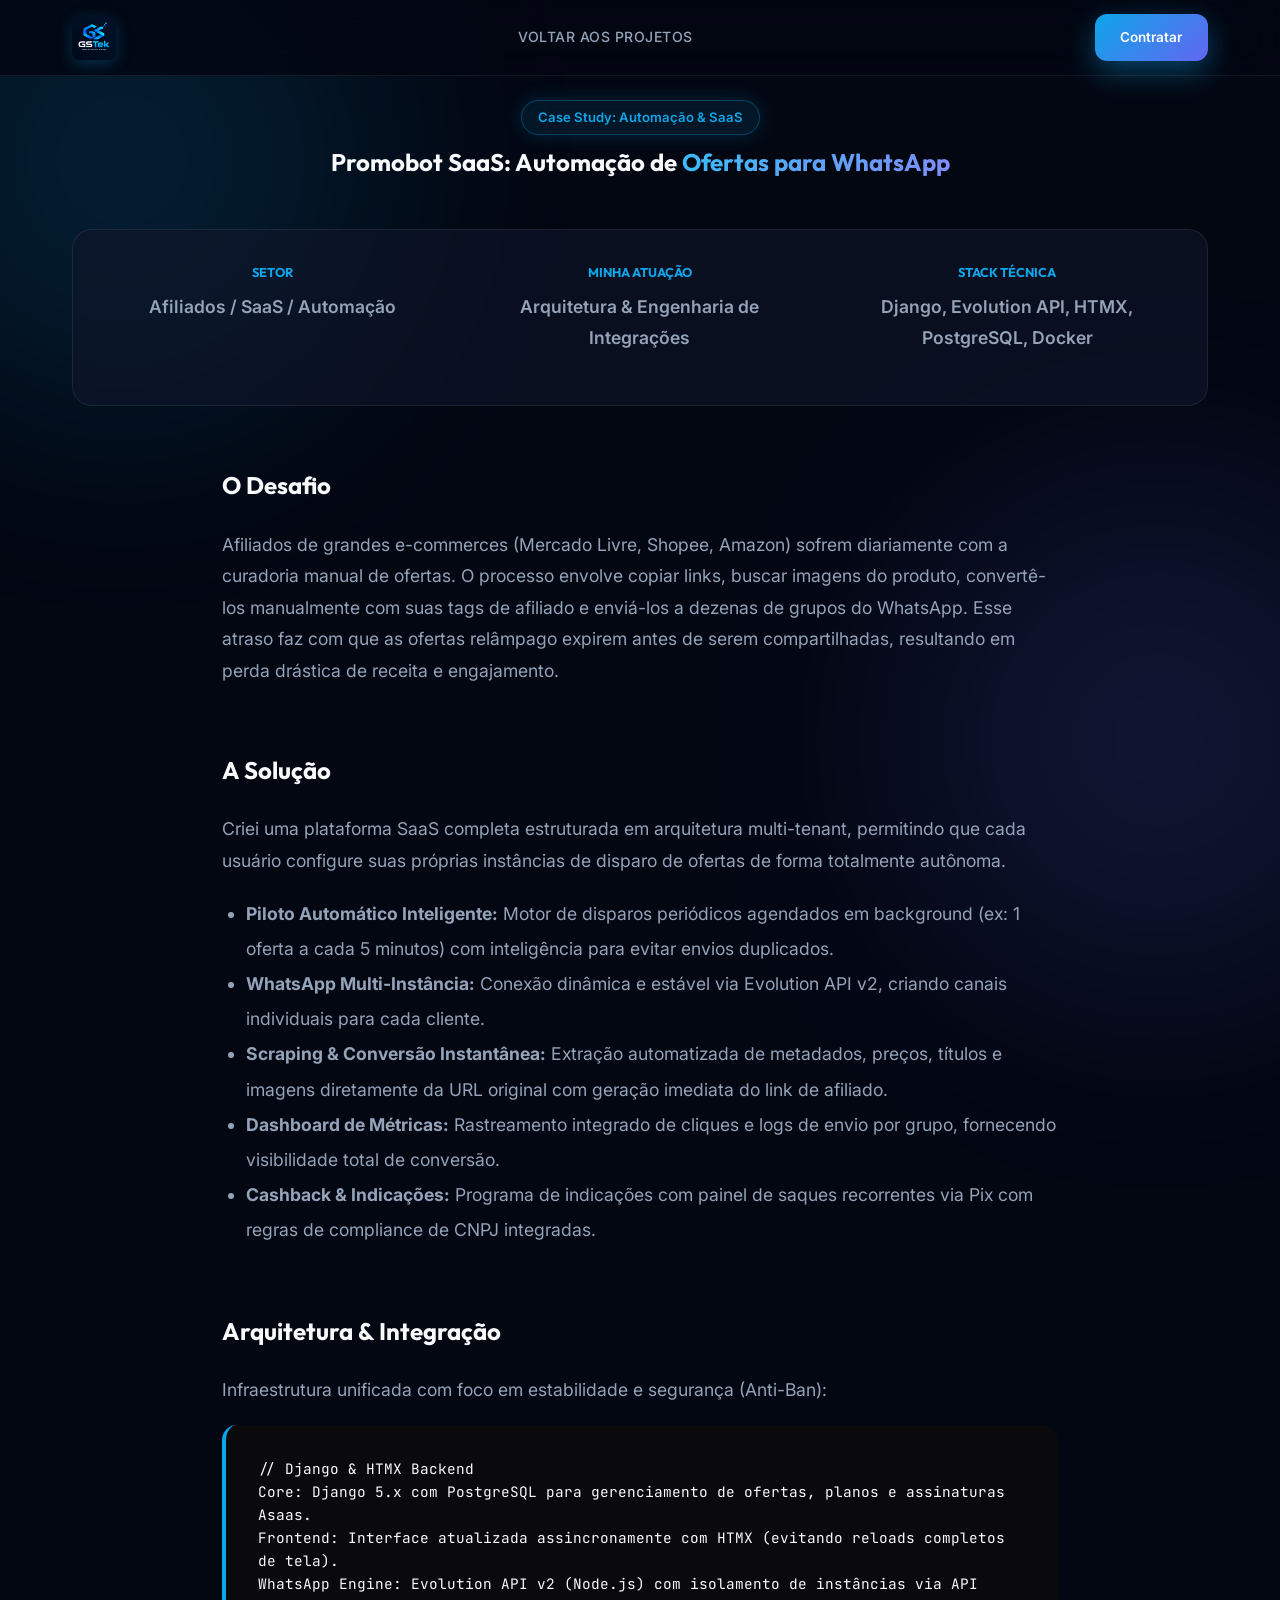
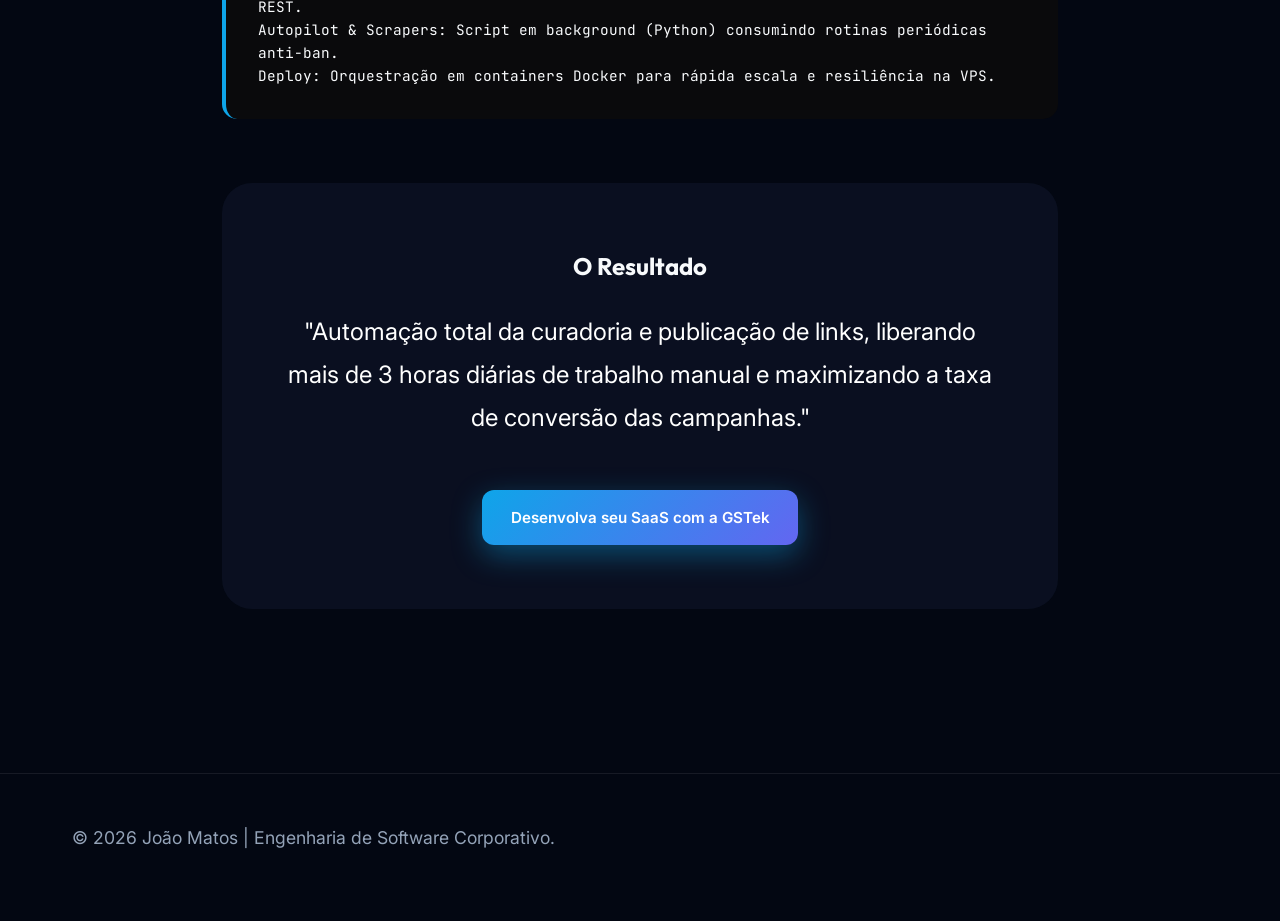
<file: promobot/index.html>
﻿<!DOCTYPE html>
<html lang="pt-br">

<head>
    <meta charset="UTF-8">
    <meta name="viewport" content="width=device-width, initial-scale=1.0">
    <title>Promobot SaaS | Case Study - Automação Inteligente de Ofertas</title>
    <meta name="description"
        content="Como desenvolvi o Promobot SaaS, uma plataforma de automação e envio automático de ofertas para grupos de WhatsApp usando Django e Evolution API.">
    <link rel="stylesheet" href="https://cdnjs.cloudflare.com/ajax/libs/font-awesome/6.4.0/css/all.min.css">
    <link href="https://fonts.googleapis.com/css2?family=Inter:wght@400;500;600&family=Outfit:wght@700;800&family=JetBrains+Mono&display=swap" rel="stylesheet">
    <link rel="stylesheet" href="../style.css">
    <style>
        .case-header { padding: 100px 0 60px; text-align: center; }
        .case-content { max-width: 900px; margin: 0 auto; padding-bottom: 100px; }
        .case-section { margin-bottom: 4rem; }
        .case-meta { display: grid; grid-template-columns: repeat(auto-fit, minmax(200px, 1fr)); gap: 2rem; background: var(--bg-surface); padding: 2rem; border-radius: 20px; border: 1px solid var(--border-color); margin-top: 3rem; }
        .case-meta h4 { color: var(--primary-color); font-size: 0.8rem; text-transform: uppercase; margin-bottom: 0.5rem; }
        .case-meta p { font-weight: 600; }
        h2 { margin-bottom: 1.5rem; font-family: 'Outfit', sans-serif; }
        p { font-size: 1.1rem; line-height: 1.8; color: var(--text-muted); margin-bottom: 1.2rem; }
        .arch-box { background: #0a0a0c; padding: 2rem; border-radius: 15px; border-left: 4px solid var(--primary-color); font-family: 'JetBrains Mono', monospace; font-size: 0.9rem; }
    </style>
</head>

<body>
    <header>
        <div class="container nav">
            <a href="../index.html" class="brand-logo" aria-label="GSTek"><img src="../assets/logo_gstek.png" alt="GSTek" class="navbar-logo"></a>
            <div class="nav-links">
                <a href="../index.html#projects">Voltar aos Projetos</a>
            </div>
            <a href="../index.html#contact" class="btn btn-primary" style="padding: 0.8rem 1.6rem; font-size: 0.85rem;">Contratar</a>
        </div>
    </header>

    <section class="case-header">
        <div class="container">
            <span class="badge">Case Study: Automação & SaaS</span>
            <h1>Promobot SaaS: Automação de <span class="gradient-text">Ofertas para WhatsApp</span></h1>
            
            <div class="case-meta">
                <div>
                    <h4>Setor</h4>
                    <p>Afiliados / SaaS / Automação</p>
                </div>
                <div>
                    <h4>Minha Atuação</h4>
                    <p>Arquitetura & Engenharia de Integrações</p>
                </div>
                <div>
                    <h4>Stack Técnica</h4>
                    <p>Django, Evolution API, HTMX, PostgreSQL, Docker</p>
                </div>
            </div>
        </div>
    </section>

    <section class="case-content container">
        <div class="case-section">
            <h2>O Desafio</h2>
            <p>
                Afiliados de grandes e-commerces (Mercado Livre, Shopee, Amazon) sofrem diariamente com a curadoria manual de ofertas. O processo envolve copiar links, buscar imagens do produto, convertê-los manualmente com suas tags de afiliado e enviá-los a dezenas de grupos do WhatsApp. Esse atraso faz com que as ofertas relâmpago expirem antes de serem compartilhadas, resultando em perda drástica de receita e engajamento.
            </p>
        </div>

        <div class="case-section">
            <h2>A Solução</h2>
            <p>
                Criei uma plataforma SaaS completa estruturada em arquitetura multi-tenant, permitindo que cada usuário configure suas próprias instâncias de disparo de ofertas de forma totalmente autônoma.
            </p>
            <ul style="color: var(--text-muted); font-size: 1.1rem; line-height: 2; margin-left: 1.5rem;">
                <li><strong>Piloto Automático Inteligente:</strong> Motor de disparos periódicos agendados em background (ex: 1 oferta a cada 5 minutos) com inteligência para evitar envios duplicados.</li>
                <li><strong>WhatsApp Multi-Instância:</strong> Conexão dinâmica e estável via Evolution API v2, criando canais individuais para cada cliente.</li>
                <li><strong>Scraping & Conversão Instantânea:</strong> Extração automatizada de metadados, preços, títulos e imagens diretamente da URL original com geração imediata do link de afiliado.</li>
                <li><strong>Dashboard de Métricas:</strong> Rastreamento integrado de cliques e logs de envio por grupo, fornecendo visibilidade total de conversão.</li>
                <li><strong>Cashback & Indicações:</strong> Programa de indicações com painel de saques recorrentes via Pix com regras de compliance de CNPJ integradas.</li>
            </ul>
        </div>

        <div class="case-section">
            <h2>Arquitetura & Integração</h2>
            <p>Infraestrutura unificada com foco em estabilidade e segurança (Anti-Ban):</p>
            <div class="arch-box">
                // Django & HTMX Backend <br>
                Core: Django 5.x com PostgreSQL para gerenciamento de ofertas, planos e assinaturas Asaas. <br>
                Frontend: Interface atualizada assincronamente com HTMX (evitando reloads completos de tela). <br>
                WhatsApp Engine: Evolution API v2 (Node.js) com isolamento de instâncias via API REST. <br>
                Autopilot & Scrapers: Script em background (Python) consumindo rotinas periódicas anti-ban. <br>
                Deploy: Orquestração em containers Docker para rápida escala e resiliência na VPS.
            </div>
        </div>

        <div class="case-section" style="text-align: center; background: var(--bg-surface); padding: 4rem; border-radius: 30px;">
            <h2>O Resultado</h2>
            <p style="font-size: 1.5rem; color: #fff;">"Automação total da curadoria e publicação de links, liberando mais de 3 horas diárias de trabalho manual e maximizando a taxa de conversão das campanhas."</p>
            <a href="../index.html#contact" class="btn btn-primary" style="margin-top: 2rem;">Desenvolva seu SaaS com a GSTek</a>
        </div>
    </section>

    <footer>
        <div class="container">
            <p>&copy; 2026 João Matos | Engenharia de Software Corporativo.</p>
        </div>
    </footer>
</body>

</html>
</file>
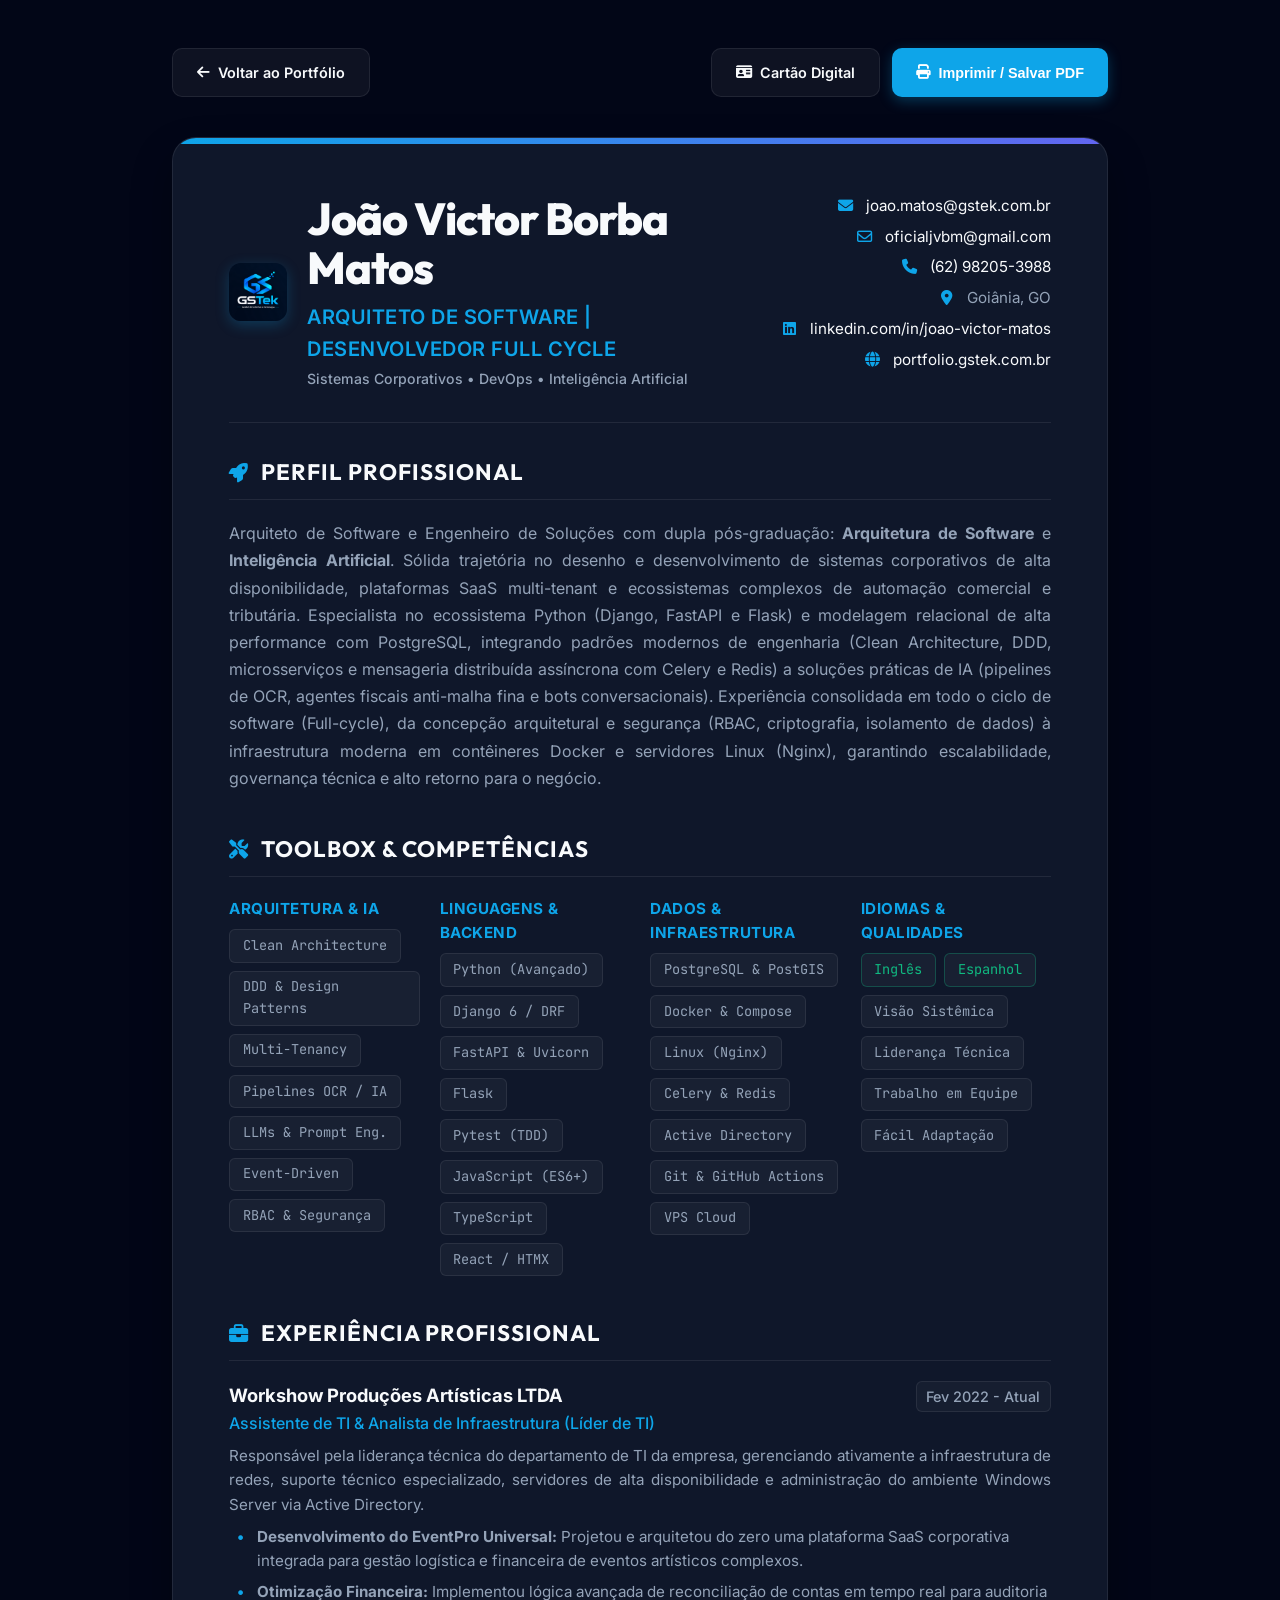
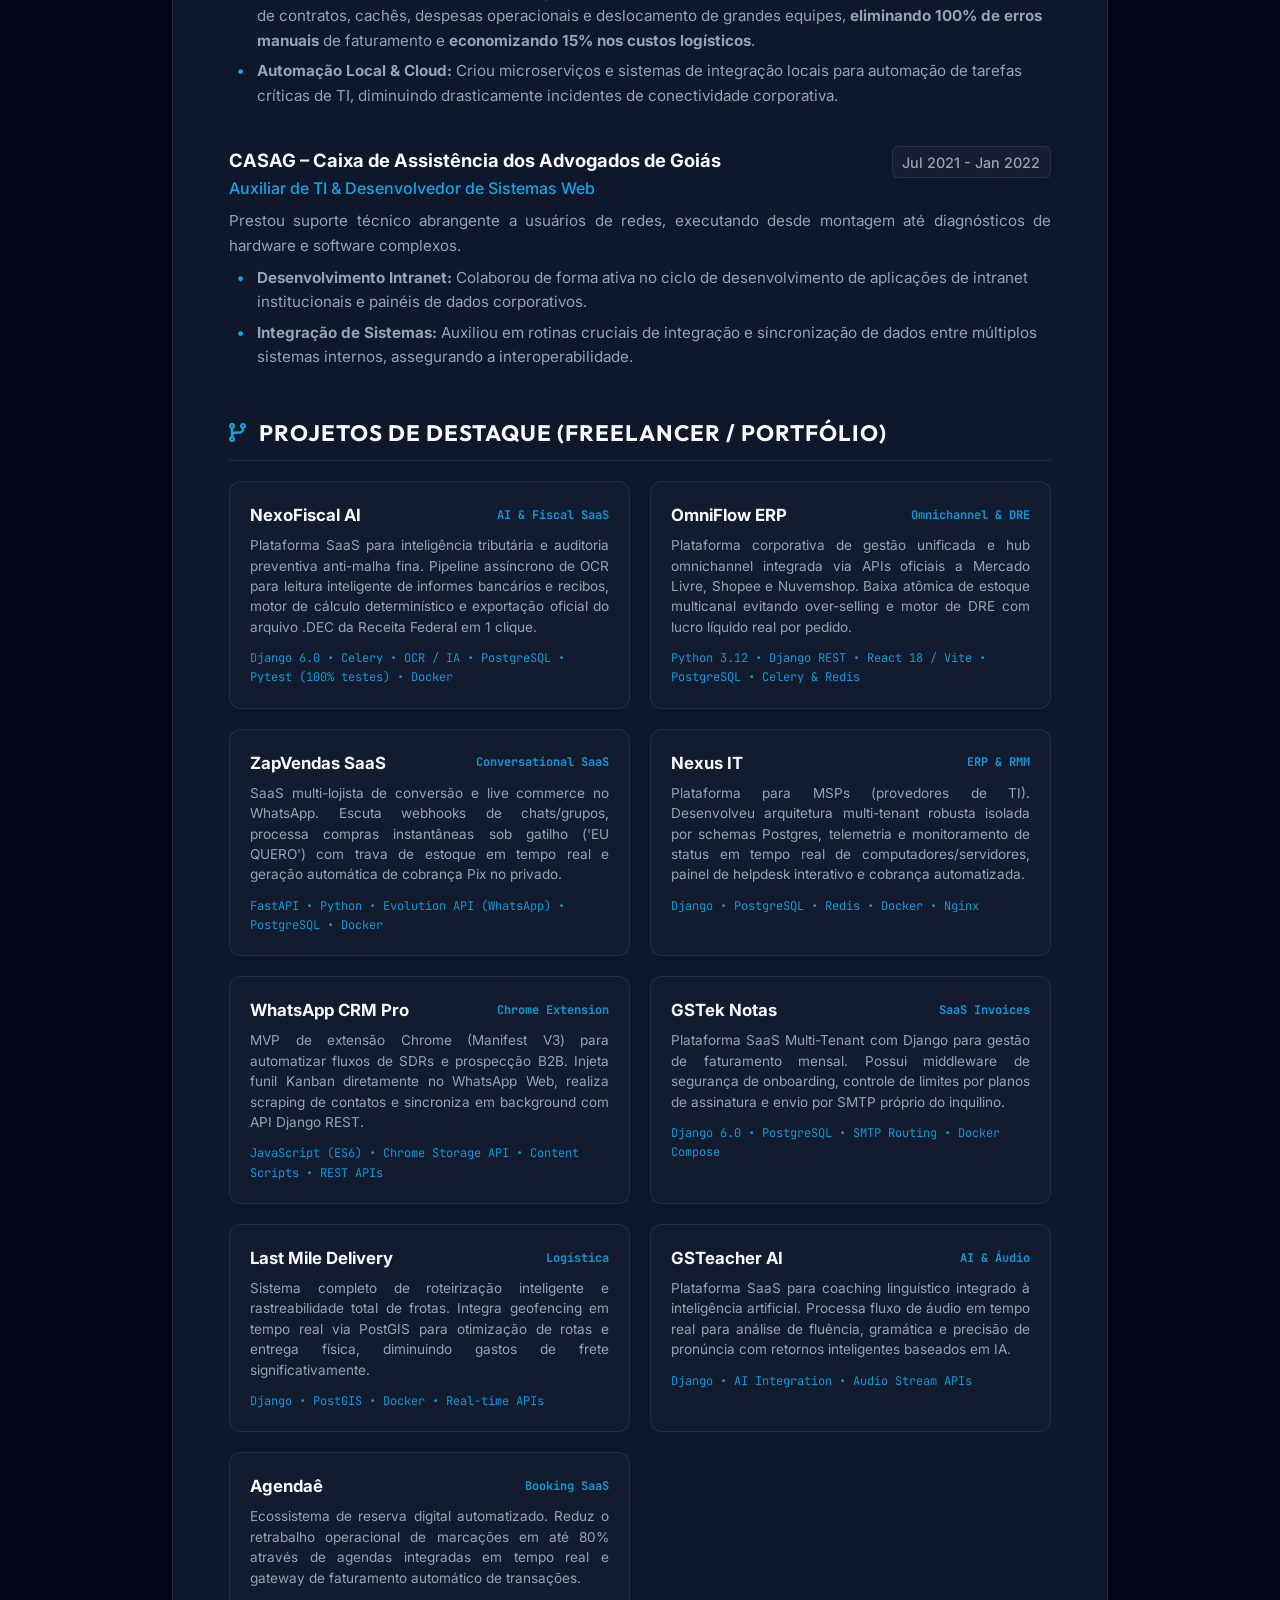
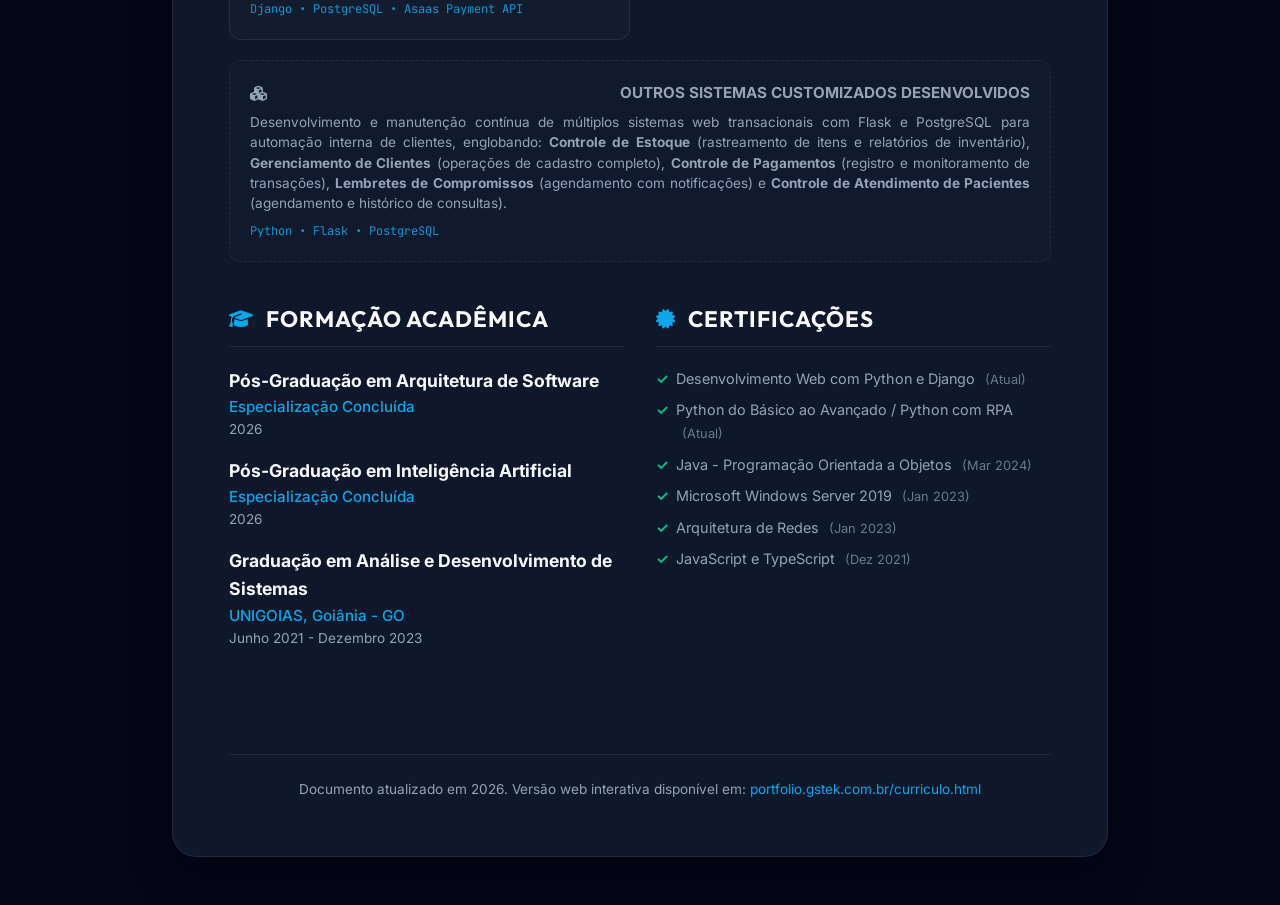
<file: curriculo.html>
<!DOCTYPE html>
<html lang="pt-br">

<head>
    <meta charset="UTF-8">
    <meta name="viewport" content="width=device-width, initial-scale=1.0">
    <title>João Victor Borba Matos | Currículo - Arquiteto de Software & Especialista em IA</title>
    <meta name="description"
        content="Currículo de João Victor Borba Matos. Arquiteto de Software e Especialista em Inteligência Artificial. Especialista em Django, Python, PostgreSQL, Docker, SaaS e automação de sistemas corporativos.">
    
    <link rel="preconnect" href="https://fonts.googleapis.com">
    <link rel="preconnect" href="https://fonts.gstatic.com" crossorigin>
    <link href="https://fonts.googleapis.com/css2?family=Inter:wght@400;500;600;700&family=Outfit:wght@700;800&family=JetBrains+Mono&display=swap" rel="stylesheet">
    <link rel="stylesheet" href="https://cdnjs.cloudflare.com/ajax/libs/font-awesome/6.4.0/css/all.min.css">
    
    <style>
        :root {
            --primary: #0ea5e9;
            --primary-glow: rgba(14, 165, 233, 0.3);
            --secondary: #6366f1;
            --accent: #10b981;
            --bg-dark: #020617;
            --bg-surface: #0f172a;
            --bg-card: #1e293b;
            --text-primary: #f8fafc;
            --text-secondary: #94a3b8;
            --border: rgba(255, 255, 255, 0.08);
            --glass: rgba(15, 23, 42, 0.85);
            --font-heading: 'Outfit', sans-serif;
            --font-body: 'Inter', sans-serif;
            --transition: all 0.3s cubic-bezier(0.4, 0, 0.2, 1);
        }

        * {
            margin: 0;
            padding: 0;
            box-sizing: border-box;
        }

        html, body {
            overflow-x: hidden;
            width: 100%;
        }

        body {
            background-color: var(--bg-dark);
            color: var(--text-primary);
            font-family: var(--font-body);
            line-height: 1.6;
            padding: 3rem 0;
            -webkit-text-size-adjust: 100%;
        }

        .container {
            max-width: 1000px;
            margin: 0 auto;
            padding: 0 2rem;
        }

        /* Top Actions for Screen Viewing */
        .cv-actions {
            display: flex;
            justify-content: space-between;
            align-items: center;
            margin-bottom: 2.5rem;
        }

        .btn {
            padding: 0.75rem 1.5rem;
            border-radius: 10px;
            font-weight: 600;
            text-decoration: none;
            display: inline-flex;
            align-items: center;
            gap: 0.5rem;
            transition: var(--transition);
            cursor: pointer;
            font-size: 0.9rem;
            border: none;
        }

        .btn-primary {
            background: var(--primary);
            color: white;
            box-shadow: 0 4px 14px var(--primary-glow);
        }

        .btn-primary:hover {
            transform: translateY(-2px);
            box-shadow: 0 6px 20px var(--primary-glow);
        }

        .btn-secondary {
            background: rgba(255, 255, 255, 0.05);
            color: var(--text-primary);
            border: 1px solid var(--border);
        }

        .btn-secondary:hover {
            background: rgba(255, 255, 255, 0.1);
        }

        /* Paper CV Wrapper */
        .cv-paper {
            background: var(--bg-surface);
            border: 1px solid var(--border);
            border-radius: 24px;
            padding: 3.5rem;
            box-shadow: 0 20px 40px rgba(0, 0, 0, 0.3);
            position: relative;
            overflow: hidden;
        }

        .cv-paper::before {
            content: '';
            position: absolute;
            top: 0;
            left: 0;
            right: 0;
            height: 6px;
            background: linear-gradient(90deg, var(--primary), var(--secondary));
        }

        /* Header block */
        .cv-header {
            display: grid;
            grid-template-columns: 1fr auto;
            gap: 2rem;
            border-bottom: 1px solid var(--border);
            padding-bottom: 2rem;
            margin-bottom: 2rem;
        }

        .cv-name h1 {
            font-family: var(--font-heading);
            font-size: 2.8rem;
            font-weight: 800;
            letter-spacing: -1px;
            line-height: 1.1;
            margin-bottom: 0.5rem;
        }

        .cv-title {
            font-size: 1.25rem;
            color: var(--primary);
            font-weight: 600;
            letter-spacing: 0.5px;
            text-transform: uppercase;
        }

        .cv-contact {
            text-align: right;
            display: flex;
            flex-direction: column;
            gap: 0.4rem;
            font-size: 0.95rem;
            color: var(--text-secondary);
        }

        .cv-contact a {
            color: var(--text-primary);
            text-decoration: none;
            transition: var(--transition);
        }

        .cv-contact a:hover {
            color: var(--primary);
        }

        .cv-contact i {
            width: 20px;
            text-align: center;
            margin-right: 0.4rem;
            color: var(--primary);
        }

        /* Profile Block */
        .cv-section {
            margin-bottom: 2.5rem;
        }

        .cv-section-title {
            font-family: var(--font-heading);
            font-size: 1.4rem;
            font-weight: 700;
            text-transform: uppercase;
            letter-spacing: 1px;
            color: var(--text-primary);
            display: flex;
            align-items: center;
            gap: 0.75rem;
            margin-bottom: 1.25rem;
            border-bottom: 1px solid var(--border);
            padding-bottom: 0.5rem;
        }

        .cv-section-title i {
            color: var(--primary);
            font-size: 1.2rem;
        }

        .cv-profile-text {
            color: var(--text-secondary);
            font-size: 1rem;
            line-height: 1.7;
            text-align: justify;
        }

        /* Skills Layout */
        .skills-container {
            display: grid;
            grid-template-columns: repeat(4, 1fr);
            gap: 1.25rem;
        }

        .skill-group h4 {
            font-size: 0.95rem;
            text-transform: uppercase;
            letter-spacing: 0.5px;
            color: var(--primary);
            margin-bottom: 0.5rem;
            font-weight: 700;
        }

        .skill-list {
            display: flex;
            flex-wrap: wrap;
            gap: 0.5rem;
        }

        .skill-badge {
            font-size: 0.85rem;
            padding: 0.3rem 0.8rem;
            background: rgba(255, 255, 255, 0.04);
            border: 1px solid var(--border);
            border-radius: 6px;
            color: var(--text-secondary);
            font-family: 'JetBrains Mono', monospace;
        }

        /* Experience Timeline */
        .timeline {
            display: flex;
            flex-direction: column;
            gap: 2rem;
        }

        .timeline-item {
            position: relative;
        }

        .timeline-header {
            display: flex;
            justify-content: space-between;
            align-items: flex-start;
            margin-bottom: 0.5rem;
        }

        .company-name {
            font-size: 1.15rem;
            font-weight: 700;
            color: var(--text-primary);
        }

        .job-title {
            font-size: 1rem;
            color: var(--primary);
            font-weight: 500;
        }

        .timeline-date {
            font-size: 0.9rem;
            color: var(--text-secondary);
            font-weight: 500;
            background: rgba(255, 255, 255, 0.03);
            padding: 0.2rem 0.6rem;
            border-radius: 6px;
            border: 1px solid var(--border);
        }

        .timeline-content {
            color: var(--text-secondary);
            font-size: 0.95rem;
            line-height: 1.6;
        }

        .timeline-content p {
            margin-bottom: 0.5rem;
            text-align: justify;
        }

        .timeline-bullets {
            list-style-type: none;
            padding-left: 0.5rem;
        }

        .timeline-bullets li {
            position: relative;
            padding-left: 1.25rem;
            margin-bottom: 0.4rem;
        }

        .timeline-bullets li::before {
            content: "•";
            position: absolute;
            left: 0;
            color: var(--primary);
            font-weight: bold;
        }

        /* Freelance Projects Grid */
        .freelance-grid {
            display: grid;
            grid-template-columns: repeat(2, 1fr);
            gap: 1.25rem;
        }

        .freelance-card {
            background: rgba(255, 255, 255, 0.02);
            border: 1px solid var(--border);
            border-radius: 12px;
            padding: 1.25rem;
            transition: var(--transition);
        }

        .freelance-card:hover {
            border-color: rgba(14, 165, 233, 0.25);
            background: rgba(14, 165, 233, 0.02);
        }

        .freelance-card h4 {
            font-size: 1.05rem;
            font-weight: 700;
            color: var(--text-primary);
            margin-bottom: 0.4rem;
            display: flex;
            justify-content: space-between;
            align-items: center;
        }

        .freelance-card p {
            font-size: 0.85rem;
            color: var(--text-secondary);
            margin-bottom: 0.75rem;
            line-height: 1.5;
            text-align: justify;
        }

        .freelance-tech {
            font-family: 'JetBrains Mono', monospace;
            font-size: 0.75rem;
            color: var(--primary);
            opacity: 0.9;
        }

        /* Grid for Education & Extra Info */
        .cv-grid-two-col {
            display: grid;
            grid-template-columns: 1fr 1fr;
            gap: 2rem;
        }

        .edu-item h4 {
            font-size: 1.1rem;
            font-weight: 700;
            color: var(--text-primary);
        }

        .edu-school {
            font-size: 0.95rem;
            color: var(--primary);
            font-weight: 500;
        }

        .edu-date {
            font-size: 0.85rem;
            color: var(--text-secondary);
            margin-bottom: 0.5rem;
        }

        .cert-list {
            list-style-type: none;
            display: grid;
            grid-template-columns: 1fr;
            gap: 0.5rem;
        }

        .cert-list li {
            position: relative;
            padding-left: 1.25rem;
            font-size: 0.9rem;
            color: var(--text-secondary);
        }

        .cert-list li::before {
            content: "✓";
            position: absolute;
            left: 0;
            color: var(--accent);
            font-weight: bold;
        }

        .cert-date {
            font-size: 0.8rem;
            color: var(--text-secondary);
            opacity: 0.7;
            margin-left: 0.4rem;
        }

        /* Footer info */
        .cv-footer {
            margin-top: 3.5rem;
            padding-top: 1.5rem;
            border-top: 1px solid var(--border);
            text-align: center;
            font-size: 0.85rem;
            color: var(--text-secondary);
        }

        .cv-footer a {
            color: var(--primary);
            text-decoration: none;
        }

        /* Responsive */
        @media screen and (max-width: 768px) {
            body {
                padding: 1.5rem 0;
            }
            .container {
                padding: 0 1.25rem;
            }
            .cv-paper {
                padding: 2rem;
            }
            .cv-header {
                grid-template-columns: 1fr;
                gap: 1rem;
                text-align: center;
            }
            .cv-contact {
                text-align: center;
                align-items: center;
            }
            .skills-container {
                grid-template-columns: 1fr;
            }
            .freelance-grid {
                grid-template-columns: 1fr;
            }
            .cv-grid-two-col {
                grid-template-columns: 1fr;
                gap: 2rem;
            }
            .cv-name h1 {
                font-size: 2.2rem;
                word-break: break-word;
            }
        }

        @media screen and (max-width: 540px) {
            .container {
                padding: 0 1rem;
            }
            .cv-paper {
                padding: 1.25rem;
                border-radius: 16px;
            }
            .cv-actions {
                flex-direction: column;
                gap: 0.75rem;
            }
            .cv-actions .btn {
                width: 100%;
                justify-content: center;
            }
            .cv-name h1 {
                font-size: 1.75rem;
            }
        }

        /* ----------------------------------------------------
           PRINT RULES: Optimizes for standard A4 paper (light mode)
           ---------------------------------------------------- */
        @media print {
            * {
                -webkit-print-color-adjust: exact !important;
                print-color-adjust: exact !important;
            }

            :root {
                --primary: #0284c7; /* darker blue for readable printing */
                --secondary: #4f46e5;
                --text-primary: #0f172a;
                --text-secondary: #334155;
                --border: #cbd5e1;
            }

            @page {
                size: A4;
                margin: 1.2cm 1.5cm;
            }

            body {
                background-color: #ffffff !important;
                color: #0f172a !important;
                padding: 0 !important;
                font-size: 9.5pt !important;
                line-height: 1.4 !important;
            }

            .container {
                max-width: 100% !important;
                width: 100% !important;
                padding: 0 !important;
                margin: 0 !important;
            }

            .cv-actions {
                display: none !important; /* Hide screen buttons */
            }

            .cv-paper {
                background: #ffffff !important;
                border: none !important;
                border-radius: 0 !important;
                padding: 0 !important;
                box-shadow: none !important;
                overflow: visible !important;
            }

            .cv-paper::before {
                display: none !important;
            }

            .cv-header {
                border-bottom: 2px solid #0f172a !important;
                padding-bottom: 10pt !important;
                margin-bottom: 15pt !important;
                grid-template-columns: 1fr auto !important;
                gap: 10pt !important;
            }

            .cv-name img {
                width: 42pt !important;
                height: 42pt !important;
                border-radius: 6pt !important;
            }

            .cv-name h1 {
                font-size: 22pt !important;
                color: #0f172a !important;
                margin-bottom: 2pt !important;
            }

            .cv-title {
                font-size: 11pt !important;
                color: var(--primary) !important;
            }

            .cv-contact {
                text-align: right !important;
                font-size: 8.5pt !important;
                gap: 2pt !important;
                color: #334155 !important;
            }

            .cv-contact a {
                color: #0f172a !important;
            }

            .cv-contact i {
                color: var(--primary) !important;
            }

            .cv-section {
                margin-bottom: 14pt !important;
                page-break-inside: avoid;
            }

            .cv-section-title {
                font-size: 11pt !important;
                border-bottom: 1.5px solid #0f172a !important;
                padding-bottom: 3pt !important;
                margin-bottom: 8pt !important;
                color: #0f172a !important;
            }

            .cv-section-title i {
                color: var(--primary) !important;
                font-size: 10pt !important;
            }

            .cv-profile-text {
                font-size: 9pt !important;
                color: #1e293b !important;
                line-height: 1.4 !important;
            }

            .skills-container {
                display: grid !important;
                grid-template-columns: repeat(4, 1fr) !important;
                gap: 8pt !important;
            }

            .skill-group h4 {
                font-size: 8.5pt !important;
                margin-bottom: 2pt !important;
            }

            .skill-badge {
                font-size: 8pt !important;
                padding: 2pt 4pt !important;
                border: 1px solid #cbd5e1 !important;
                color: #0f172a !important;
                background: #ffffff !important;
                border-radius: 4px !important;
            }

            .timeline {
                gap: 10pt !important;
            }

            .company-name {
                font-size: 10pt !important;
                color: #0f172a !important;
            }

            .job-title {
                font-size: 9pt !important;
            }

            .timeline-date {
                font-size: 9pt !important;
                color: #64748b !important;
                border: none !important;
                background: transparent !important;
                padding: 0 !important;
                font-weight: 600;
            }

            .timeline-content {
                font-size: 8.5pt !important;
                color: #1e293b !important;
            }

            .timeline-content p {
                margin-bottom: 2pt !important;
            }

            .timeline-bullets li {
                margin-bottom: 1pt !important;
            }

            .freelance-grid {
                gap: 8pt !important;
            }

            .freelance-card {
                background: #f8fafc !important;
                border: 1px solid #cbd5e1 !important;
                border-radius: 8px !important;
                padding: 8pt !important;
                page-break-inside: avoid;
            }

            .freelance-card h4 {
                font-size: 9pt !important;
                color: #0f172a !important;
                margin-bottom: 2pt !important;
            }

            .freelance-card p {
                font-size: 8pt !important;
                color: #334155 !important;
                margin-bottom: 4pt !important;
            }

            .freelance-tech {
                font-size: 7.5pt !important;
                color: #0369a1 !important;
            }

            .edu-item h4 {
                font-size: 9.5pt !important;
            }

            .edu-school {
                font-size: 8.5pt !important;
            }

            .edu-date {
                font-size: 7.5pt !important;
                margin-bottom: 2pt !important;
            }

            .cert-list {
                gap: 2pt !important;
            }

            .cert-list li {
                font-size: 8pt !important;
                color: #334155 !important;
            }

            .cert-date {
                font-size: 7.5pt !important;
                color: #64748b !important;
            }

            .cv-footer {
                margin-top: 15pt !important;
                padding-top: 8pt !important;
                font-size: 7.5pt !important;
                border-top: 1px solid #cbd5e1 !important;
                color: #64748b !important;
            }
        }
    </style>
</head>

<body>

    <div class="container">
        
        <!-- Action Buttons for screen users -->
        <div class="cv-actions">
            <a href="index.html" class="btn btn-secondary">
                <i class="fas fa-arrow-left"></i> Voltar ao Portfólio
            </a>
            <div style="display: flex; gap: 0.75rem; flex-wrap: wrap;">
                <a href="assets/assinatura_joaomatos.png" download="Cartao_JoaoMatos_GSTek.png" class="btn btn-secondary">
                    <i class="fas fa-id-card"></i> Cartão Digital
                </a>
                <button onclick="window.print()" class="btn btn-primary">
                    <i class="fas fa-print"></i> Imprimir / Salvar PDF
                </button>
            </div>
        </div>

        <!-- The actual CV Paper Document -->
        <div class="cv-paper">
            
            <!-- Header section -->
            <header class="cv-header">
                <div class="cv-name" style="display: flex; align-items: center; gap: 1.25rem;">
                    <img src="assets/logo_gstek.png" alt="GSTek" style="width: 58px; height: 58px; object-fit: contain; border-radius: 12px; box-shadow: 0 4px 14px rgba(14, 165, 233, 0.25);">
                    <div>
                        <h1>João Victor Borba Matos</h1>
                        <div class="cv-title">Arquiteto de Software | Desenvolvedor Full Cycle</div>
                        <div style="font-size: 0.88rem; color: var(--text-secondary); margin-top: 0.2rem; font-weight: 500;">Sistemas Corporativos • DevOps • Inteligência Artificial</div>
                    </div>
                </div>
                <div class="cv-contact">
                    <div><i class="fas fa-envelope"></i> <a href="mailto:joao.matos@gstek.com.br">joao.matos@gstek.com.br</a></div>
                    <div><i class="far fa-envelope"></i> <a href="mailto:oficialjvbm@gmail.com">oficialjvbm@gmail.com</a></div>
                    <div><i class="fas fa-phone"></i> <a href="tel:+5562982053988">(62) 98205-3988</a></div>
                    <div><i class="fas fa-map-marker-alt"></i> Goiânia, GO</div>
                    <div><i class="fab fa-linkedin"></i> <a href="https://www.linkedin.com/in/jo%C3%A3o-victor-borba-matos-902590383/" target="_blank">linkedin.com/in/joao-victor-matos</a></div>
                    <div><i class="fas fa-globe"></i> <a href="https://portfolio.gstek.com.br" target="_blank">portfolio.gstek.com.br</a></div>
                </div>
            </header>

            <!-- Objective Section -->
            <section class="cv-section">
                <h3 class="cv-section-title"><i class="fas fa-rocket"></i> Perfil Profissional</h3>
                <div class="cv-profile-text">
                    Arquiteto de Software e Engenheiro de Soluções com dupla pós-graduação: <strong>Arquitetura de Software</strong> e <strong>Inteligência Artificial</strong>. Sólida trajetória no desenho e desenvolvimento de sistemas corporativos de alta disponibilidade, plataformas SaaS multi-tenant e ecossistemas complexos de automação comercial e tributária. Especialista no ecossistema Python (Django, FastAPI e Flask) e modelagem relacional de alta performance com PostgreSQL, integrando padrões modernos de engenharia (Clean Architecture, DDD, microsserviços e mensageria distribuída assíncrona com Celery e Redis) a soluções práticas de IA (pipelines de OCR, agentes fiscais anti-malha fina e bots conversacionais). Experiência consolidada em todo o ciclo de software (Full-cycle), da concepção arquitetural e segurança (RBAC, criptografia, isolamento de dados) à infraestrutura moderna em contêineres Docker e servidores Linux (Nginx), garantindo escalabilidade, governança técnica e alto retorno para o negócio.
                </div>
            </section>

            <!-- Skills Section -->
            <section class="cv-section">
                <h3 class="cv-section-title"><i class="fas fa-tools"></i> Toolbox & Competências</h3>
                <div class="skills-container">
                    <div class="skill-group">
                        <h4>Arquitetura & IA</h4>
                        <div class="skill-list">
                            <span class="skill-badge">Clean Architecture</span>
                            <span class="skill-badge">DDD & Design Patterns</span>
                            <span class="skill-badge">Multi-Tenancy</span>
                            <span class="skill-badge">Pipelines OCR / IA</span>
                            <span class="skill-badge">LLMs & Prompt Eng.</span>
                            <span class="skill-badge">Event-Driven</span>
                            <span class="skill-badge">RBAC & Segurança</span>
                        </div>
                    </div>
                    <div class="skill-group">
                        <h4>Linguagens & Backend</h4>
                        <div class="skill-list">
                            <span class="skill-badge">Python (Avançado)</span>
                            <span class="skill-badge">Django 6 / DRF</span>
                            <span class="skill-badge">FastAPI & Uvicorn</span>
                            <span class="skill-badge">Flask</span>
                            <span class="skill-badge">Pytest (TDD)</span>
                            <span class="skill-badge">JavaScript (ES6+)</span>
                            <span class="skill-badge">TypeScript</span>
                            <span class="skill-badge">React / HTMX</span>
                        </div>
                    </div>
                    <div class="skill-group">
                        <h4>Dados & Infraestrutura</h4>
                        <div class="skill-list">
                            <span class="skill-badge">PostgreSQL & PostGIS</span>
                            <span class="skill-badge">Docker & Compose</span>
                            <span class="skill-badge">Linux (Nginx)</span>
                            <span class="skill-badge">Celery & Redis</span>
                            <span class="skill-badge">Active Directory</span>
                            <span class="skill-badge">Git & GitHub Actions</span>
                            <span class="skill-badge">VPS Cloud</span>
                        </div>
                    </div>
                    <div class="skill-group">
                        <h4>Idiomas & Qualidades</h4>
                        <div class="skill-list">
                            <span class="skill-badge" style="border-color: rgba(16, 185, 129, 0.3); color: var(--accent);">Inglês</span>
                            <span class="skill-badge" style="border-color: rgba(16, 185, 129, 0.3); color: var(--accent);">Espanhol</span>
                            <span class="skill-badge">Visão Sistêmica</span>
                            <span class="skill-badge">Liderança Técnica</span>
                            <span class="skill-badge">Trabalho em Equipe</span>
                            <span class="skill-badge">Fácil Adaptação</span>
                        </div>
                    </div>
                </div>
            </section>

            <!-- Professional Experience Section -->
            <section class="cv-section">
                <h3 class="cv-section-title"><i class="fas fa-briefcase"></i> Experiência Profissional</h3>
                <div class="timeline">
                    
                    <!-- Workshow -->
                    <div class="timeline-item">
                        <div class="timeline-header">
                            <div>
                                <span class="company-name">Workshow Produções Artísticas LTDA</span>
                                <div class="job-title">Assistente de TI & Analista de Infraestrutura (Líder de TI)</div>
                            </div>
                            <span class="timeline-date">Fev 2022 - Atual</span>
                        </div>
                        <div class="timeline-content">
                            <p>
                                Responsável pela liderança técnica do departamento de TI da empresa, gerenciando ativamente a infraestrutura de redes, suporte técnico especializado, servidores de alta disponibilidade e administração do ambiente Windows Server via Active Directory.
                            </p>
                            <ul class="timeline-bullets">
                                <li><strong>Desenvolvimento do EventPro Universal:</strong> Projetou e arquitetou do zero uma plataforma SaaS corporativa integrada para gestão logística e financeira de eventos artísticos complexos.</li>
                                <li><strong>Otimização Financeira:</strong> Implementou lógica avançada de reconciliação de contas em tempo real para auditoria de contratos, cachês, despesas operacionais e deslocamento de grandes equipes, <strong>eliminando 100% de erros manuais</strong> de faturamento e <strong>economizando 15% nos custos logísticos</strong>.</li>
                                <li><strong>Automação Local & Cloud:</strong> Criou microserviços e sistemas de integração locais para automação de tarefas críticas de TI, diminuindo drasticamente incidentes de conectividade corporativa.</li>
                            </ul>
                        </div>
                    </div>

                    <!-- CASAG -->
                    <div class="timeline-item">
                        <div class="timeline-header">
                            <div>
                                <span class="company-name">CASAG – Caixa de Assistência dos Advogados de Goiás</span>
                                <div class="job-title">Auxiliar de TI & Desenvolvedor de Sistemas Web</div>
                            </div>
                            <span class="timeline-date">Jul 2021 - Jan 2022</span>
                        </div>
                        <div class="timeline-content">
                            <p>
                                Prestou suporte técnico abrangente a usuários de redes, executando desde montagem até diagnósticos de hardware e software complexos.
                            </p>
                            <ul class="timeline-bullets">
                                <li><strong>Desenvolvimento Intranet:</strong> Colaborou de forma ativa no ciclo de desenvolvimento de aplicações de intranet institucionais e painéis de dados corporativos.</li>
                                <li><strong>Integração de Sistemas:</strong> Auxiliou em rotinas cruciais de integração e sincronização de dados entre múltiplos sistemas internos, assegurando a interoperabilidade.</li>
                            </ul>
                        </div>
                    </div>

                </div>
            </section>

            <!-- Projects (Freelancer / Portfólio) -->
            <section class="cv-section">
                <h3 class="cv-section-title"><i class="fas fa-code-branch"></i> Projetos de Destaque (Freelancer / Portfólio)</h3>
                <div class="freelance-grid">
                    
                    <!-- NexoFiscal AI -->
                    <div class="freelance-card">
                        <h4>NexoFiscal AI <span class="freelance-tech">AI & Fiscal SaaS</span></h4>
                        <p>Plataforma SaaS para inteligência tributária e auditoria preventiva anti-malha fina. Pipeline assíncrono de OCR para leitura inteligente de informes bancários e recibos, motor de cálculo determinístico e exportação oficial do arquivo .DEC da Receita Federal em 1 clique.</p>
                        <div class="freelance-tech">Django 6.0 • Celery • OCR / IA • PostgreSQL • Pytest (100% testes) • Docker</div>
                    </div>

                    <!-- OmniFlow ERP -->
                    <div class="freelance-card">
                        <h4>OmniFlow ERP <span class="freelance-tech">Omnichannel & DRE</span></h4>
                        <p>Plataforma corporativa de gestão unificada e hub omnichannel integrada via APIs oficiais a Mercado Livre, Shopee e Nuvemshop. Baixa atômica de estoque multicanal evitando over-selling e motor de DRE com lucro líquido real por pedido.</p>
                        <div class="freelance-tech">Python 3.12 • Django REST • React 18 / Vite • PostgreSQL • Celery & Redis</div>
                    </div>

                    <!-- ZapVendas SaaS -->
                    <div class="freelance-card">
                        <h4>ZapVendas SaaS <span class="freelance-tech">Conversational SaaS</span></h4>
                        <p>SaaS multi-lojista de conversão e live commerce no WhatsApp. Escuta webhooks de chats/grupos, processa compras instantâneas sob gatilho ('EU QUERO') com trava de estoque em tempo real e geração automática de cobrança Pix no privado.</p>
                        <div class="freelance-tech">FastAPI • Python • Evolution API (WhatsApp) • PostgreSQL • Docker</div>
                    </div>

                    <!-- Nexus IT -->
                    <div class="freelance-card">
                        <h4>Nexus IT <span class="freelance-tech">ERP & RMM</span></h4>
                        <p>Plataforma para MSPs (provedores de TI). Desenvolveu arquitetura multi-tenant robusta isolada por schemas Postgres, telemetria e monitoramento de status em tempo real de computadores/servidores, painel de helpdesk interativo e cobrança automatizada.</p>
                        <div class="freelance-tech">Django • PostgreSQL • Redis • Docker • Nginx</div>
                    </div>

                    <!-- WhatsApp CRM Pro -->
                    <div class="freelance-card">
                        <h4>WhatsApp CRM Pro <span class="freelance-tech">Chrome Extension</span></h4>
                        <p>MVP de extensão Chrome (Manifest V3) para automatizar fluxos de SDRs e prospecção B2B. Injeta funil Kanban diretamente no WhatsApp Web, realiza scraping de contatos e sincroniza em background com API Django REST.</p>
                        <div class="freelance-tech">JavaScript (ES6) • Chrome Storage API • Content Scripts • REST APIs</div>
                    </div>

                    <!-- GSTek Notas -->
                    <div class="freelance-card">
                        <h4>GSTek Notas <span class="freelance-tech">SaaS Invoices</span></h4>
                        <p>Plataforma SaaS Multi-Tenant com Django para gestão de faturamento mensal. Possui middleware de segurança de onboarding, controle de limites por planos de assinatura e envio por SMTP próprio do inquilino.</p>
                        <div class="freelance-tech">Django 6.0 • PostgreSQL • SMTP Routing • Docker Compose</div>
                    </div>

                    <!-- Last Mile Delivery -->
                    <div class="freelance-card">
                        <h4>Last Mile Delivery <span class="freelance-tech">Logística</span></h4>
                        <p>Sistema completo de roteirização inteligente e rastreabilidade total de frotas. Integra geofencing em tempo real via PostGIS para otimização de rotas e entrega física, diminuindo gastos de frete significativamente.</p>
                        <div class="freelance-tech">Django • PostGIS • Docker • Real-time APIs</div>
                    </div>

                    <!-- GSTeacher AI -->
                    <div class="freelance-card">
                        <h4>GSTeacher AI <span class="freelance-tech">AI & Áudio</span></h4>
                        <p>Plataforma SaaS para coaching linguístico integrado à inteligência artificial. Processa fluxo de áudio em tempo real para análise de fluência, gramática e precisão de pronúncia com retornos inteligentes baseados em IA.</p>
                        <div class="freelance-tech">Django • AI Integration • Audio Stream APIs</div>
                    </div>

                    <!-- Agendaê -->
                    <div class="freelance-card">
                        <h4>Agendaê <span class="freelance-tech">Booking SaaS</span></h4>
                        <p>Ecossistema de reserva digital automatizado. Reduz o retrabalho operacional de marcações em até 80% através de agendas integradas em tempo real e gateway de faturamento automático de transações.</p>
                        <div class="freelance-tech">Django • PostgreSQL • Asaas Payment API</div>
                    </div>

                    <!-- Other Freelance Systems -->
                    <div class="freelance-card" style="grid-column: 1 / -1; background: rgba(255, 255, 255, 0.01); border-style: dashed;">
                        <h4 style="font-size: 0.95rem; text-transform: uppercase; color: var(--text-secondary);"><i class="fas fa-cubes"></i> Outros Sistemas Customizados Desenvolvidos</h4>
                        <p style="font-size: 0.85rem; line-height: 1.5; color: var(--text-secondary); margin-bottom: 0;">
                            Desenvolvimento e manutenção contínua de múltiplos sistemas web transacionais com Flask e PostgreSQL para automação interna de clientes, englobando: <strong>Controle de Estoque</strong> (rastreamento de itens e relatórios de inventário), <strong>Gerenciamento de Clientes</strong> (operações de cadastro completo), <strong>Controle de Pagamentos</strong> (registro e monitoramento de transações), <strong>Lembretes de Compromissos</strong> (agendamento com notificações) e <strong>Controle de Atendimento de Pacientes</strong> (agendamento e histórico de consultas).
                        </p>
                        <div class="freelance-tech" style="margin-top: 0.5rem;">Python • Flask • PostgreSQL</div>
                    </div>

                </div>
            </section>

            <!-- Grid for Education & Extra Info -->
            <div class="cv-grid-two-col">
                
                <!-- Education -->
                <section class="cv-section">
                    <h3 class="cv-section-title"><i class="fas fa-graduation-cap"></i> Formação Acadêmica</h3>
                    <div class="edu-item" style="margin-bottom: 1rem;">
                        <h4>Pós-Graduação em Arquitetura de Software</h4>
                        <div class="edu-school">Especialização Concluída</div>
                        <div class="edu-date">2026</div>
                    </div>
                    <div class="edu-item" style="margin-bottom: 1rem;">
                        <h4>Pós-Graduação em Inteligência Artificial</h4>
                        <div class="edu-school">Especialização Concluída</div>
                        <div class="edu-date">2026</div>
                    </div>
                    <div class="edu-item">
                        <h4>Graduação em Análise e Desenvolvimento de Sistemas</h4>
                        <div class="edu-school">UNIGOIAS, Goiânia - GO</div>
                        <div class="edu-date">Junho 2021 - Dezembro 2023</div>
                    </div>
                </section>

                <!-- Certificates -->
                <section class="cv-section">
                    <h3 class="cv-section-title"><i class="fas fa-certificate"></i> Certificações</h3>
                    <ul class="cert-list">
                        <li>Desenvolvimento Web com Python e Django <span class="cert-date">(Atual)</span></li>
                        <li>Python do Básico ao Avançado / Python com RPA <span class="cert-date">(Atual)</span></li>
                        <li>Java - Programação Orientada a Objetos <span class="cert-date">(Mar 2024)</span></li>
                        <li>Microsoft Windows Server 2019 <span class="cert-date">(Jan 2023)</span></li>
                        <li>Arquitetura de Redes <span class="cert-date">(Jan 2023)</span></li>
                        <li>JavaScript e TypeScript <span class="cert-date">(Dez 2021)</span></li>
                    </ul>
                </section>

            </div>

            <!-- Footer / Copyright -->
            <footer class="cv-footer">
                Documento atualizado em 2026. Versão web interativa disponível em: <a href="https://portfolio.gstek.com.br/curriculo.html" target="_blank">portfolio.gstek.com.br/curriculo.html</a>
            </footer>

        </div>

    </div>

</body>

</html>
</file>
<file: style.css>
:root {
    --primary: #0ea5e9;
    --primary-color: var(--primary);
    --primary-glow: rgba(14, 165, 233, 0.4);
    --secondary: #6366f1;
    --secondary-glow: rgba(99, 102, 241, 0.4);
    --accent: #10b981;
    --bg-dark: #030712; /* Deeper dark */
    --bg-surface: rgba(15, 23, 42, 0.6); /* Translucent surface */
    --bg-card: rgba(30, 41, 59, 0.5);
    --text-primary: #f8fafc;
    --text-main: var(--text-primary);
    --text-secondary: #94a3b8;
    --text-muted: var(--text-secondary);
    --border: rgba(255, 255, 255, 0.08);
    --border-color: var(--border);
    --border-highlight: rgba(255, 255, 255, 0.15);
    --glass: rgba(3, 7, 18, 0.85);
    --font-heading: 'Outfit', sans-serif;
    --font-body: 'Inter', sans-serif;
    --transition: all 0.35s cubic-bezier(0.16, 1, 0.3, 1);
}

/* Custom Scrollbar */
::-webkit-scrollbar {
    width: 8px;
}
::-webkit-scrollbar-track {
    background: var(--bg-dark);
}
::-webkit-scrollbar-thumb {
    background: #334155;
    border-radius: 4px;
}
::-webkit-scrollbar-thumb:hover {
    background: var(--primary);
}

/* Selection */
::selection {
    background: var(--primary-glow);
    color: var(--text-primary);
}

*, *::before, *::after {
    margin: 0;
    padding: 0;
    box-sizing: border-box;
}

html {
    scroll-behavior: smooth;
    overflow-x: hidden;
    width: 100%;
}

body {
    background-color: var(--bg-dark);
    color: var(--text-primary);
    font-family: var(--font-body);
    line-height: 1.6;
    overflow-x: hidden;
    width: 100%;
    position: relative;
    -webkit-text-size-adjust: 100%;
}

img {
    max-width: 100%;
    height: auto;
    display: block;
}

/* Global Animated Background Orbs */
body::before, body::after {
    content: '';
    position: fixed;
    width: 500px;
    height: 500px;
    border-radius: 50%;
    filter: blur(120px);
    z-index: -1;
    animation: float 20s infinite ease-in-out;
    opacity: 0.15;
    pointer-events: none;
}

body::before {
    background: var(--primary);
    top: -10%;
    left: -10%;
}

body::after {
    background: var(--secondary);
    bottom: -10%;
    right: -10%;
    animation-delay: -10s;
}

@keyframes float {
    0%, 100% { transform: translate(0, 0) scale(1); }
    33% { transform: translate(40px, -40px) scale(1.08); }
    66% { transform: translate(-30px, 30px) scale(0.92); }
}

.container {
    max-width: 1200px;
    margin: 0 auto;
    padding: 0 2rem;
    width: 100%;
}

/* Typography */
h1, h2, h3, h4 {
    font-family: var(--font-heading);
    font-weight: 700;
}

.gradient-text {
    background: linear-gradient(135deg, #38bdf8, #818cf8, #34d399);
    background-size: 200% 200%;
    animation: gradientShift 5s ease infinite;
    -webkit-background-clip: text;
    -webkit-text-fill-color: transparent;
}

@keyframes gradientShift {
    0% { background-position: 0% 50%; }
    50% { background-position: 100% 50%; }
    100% { background-position: 0% 50%; }
}

/* ===================================================
   NAVIGATION & TOPMENU
   =================================================== */
header {
    position: fixed;
    top: 0;
    left: 0;
    width: 100%;
    z-index: 1000;
    background: var(--glass);
    backdrop-filter: blur(16px);
    -webkit-backdrop-filter: blur(16px);
    border-bottom: 1px solid var(--border);
    transition: var(--transition);
}

.nav-container,
nav.nav,
header .nav {
    display: flex;
    justify-content: space-between;
    align-items: center;
    height: 75px;
    width: 100%;
}

/* Brand Logo (using logo_gstek.png) */
.brand-logo {
    display: flex;
    align-items: center;
    text-decoration: none;
    flex-shrink: 0;
}

.brand-logo img,
.navbar-logo,
.logo-img {
    height: 44px;
    width: auto;
    max-height: 44px;
    object-fit: contain;
    border-radius: 8px;
    box-shadow: 0 4px 15px rgba(14, 165, 233, 0.25);
    transition: var(--transition);
}

.brand-logo:hover img,
.brand-logo:hover .navbar-logo {
    transform: scale(1.05);
    box-shadow: 0 6px 20px rgba(14, 165, 233, 0.45);
}

/* Desktop Navigation Links */
.nav-links {
    display: flex;
    align-items: center;
    gap: 2.5rem;
}

.nav-links a {
    text-decoration: none;
    color: var(--text-secondary);
    font-weight: 500;
    font-size: 0.88rem;
    letter-spacing: 0.5px;
    text-transform: uppercase;
    transition: var(--transition);
    position: relative;
    padding: 0.4rem 0;
}

.nav-links a::after {
    content: '';
    position: absolute;
    width: 0;
    height: 2px;
    bottom: 0;
    left: 0;
    background: var(--primary);
    transition: var(--transition);
}

.nav-links a:hover {
    color: var(--text-primary);
}

.nav-links a:hover::after {
    width: 100%;
}

/* Actions in Navbar */
.nav-actions {
    display: flex;
    align-items: center;
    gap: 1rem;
    flex-shrink: 0;
}

.nav-cta {
    padding: 0.7rem 1.5rem !important;
    font-size: 0.82rem !important;
    letter-spacing: 1px !important;
    text-transform: uppercase !important;
    font-weight: 700 !important;
    white-space: nowrap;
}

/* Mobile Menu Toggle Button */
.menu-toggle {
    display: none;
    align-items: center;
    justify-content: center;
    width: 42px;
    height: 42px;
    background: rgba(255, 255, 255, 0.04);
    border: 1px solid var(--border);
    border-radius: 10px;
    color: var(--text-primary);
    font-size: 1.25rem;
    cursor: pointer;
    transition: var(--transition);
}

.menu-toggle:hover {
    background: rgba(14, 165, 233, 0.15);
    border-color: var(--primary);
    color: var(--primary);
}

.mobile-cta {
    display: none;
}

/* ===================================================
   HERO SECTION
   =================================================== */
.hero {
    min-height: 90vh;
    display: flex;
    align-items: center;
    position: relative;
    padding-top: 135px;
    padding-bottom: 80px;
}

.hero-content {
    max-width: 900px;
    width: 100%;
    position: relative;
    z-index: 2;
}

.hero-header {
    margin-bottom: 0.75rem;
}

/* Name above Arquiteto de Software */
.hero-name {
    font-size: clamp(1.4rem, 3.8vw, 2.3rem);
    font-weight: 800;
    color: var(--text-primary);
    letter-spacing: 0.5px;
    margin: 0.75rem 0 0.5rem 0;
    line-height: 1.2;
    display: block;
    word-break: break-word;
}

.hero-name .accent-name {
    color: var(--primary);
}

.badge {
    display: inline-flex;
    align-items: center;
    gap: 0.5rem;
    padding: 0.45rem 1rem;
    background: rgba(14, 165, 233, 0.1);
    border: 1px solid rgba(14, 165, 233, 0.3);
    border-radius: 100px;
    color: var(--primary);
    font-size: 0.82rem;
    font-weight: 600;
    margin-bottom: 0.5rem;
    box-shadow: 0 0 20px rgba(14, 165, 233, 0.2);
    backdrop-filter: blur(8px);
    max-width: 100%;
    line-height: 1.4;
    word-break: break-word;
}

.hero h1 {
    font-size: clamp(2rem, 5vw, 4.2rem);
    line-height: 1.15;
    margin-bottom: 1.5rem;
    letter-spacing: -1px;
    word-break: break-word;
    overflow-wrap: break-word;
}

.hero p {
    font-size: clamp(1rem, 2.4vw, 1.25rem);
    line-height: 1.75;
    color: var(--text-secondary);
    margin-bottom: 2.5rem;
    max-width: 720px;
    word-break: break-word;
}

.hero-btns {
    display: flex;
    flex-wrap: wrap;
    gap: 1.25rem;
    width: 100%;
}

.btn {
    padding: 0.95rem 1.8rem;
    border-radius: 12px;
    font-weight: 600;
    text-decoration: none;
    display: inline-flex;
    align-items: center;
    justify-content: center;
    gap: 0.75rem;
    transition: var(--transition);
    cursor: pointer;
    font-family: var(--font-body);
    font-size: 0.95rem;
    border: none;
    white-space: nowrap;
}

.btn-primary {
    background: linear-gradient(135deg, var(--primary), var(--secondary));
    color: white;
    box-shadow: 0 10px 30px var(--primary-glow);
    position: relative;
    overflow: hidden;
}

.btn-primary::before {
    content: '';
    position: absolute;
    top: 0;
    left: -100%;
    width: 100%;
    height: 100%;
    background: linear-gradient(90deg, transparent, rgba(255,255,255,0.2), transparent);
    transition: var(--transition);
}

.btn-primary:hover {
    transform: translateY(-3px);
    box-shadow: 0 15px 40px var(--secondary-glow);
}

.btn-primary:hover::before {
    left: 100%;
    transition: 0.7s;
}

.btn-secondary {
    background: rgba(255, 255, 255, 0.03);
    color: var(--text-primary);
    border: 1px solid var(--border);
    backdrop-filter: blur(8px);
}

.btn-secondary:hover {
    background: rgba(255, 255, 255, 0.08);
    border-color: var(--border-highlight);
    transform: translateY(-3px);
}

/* ===================================================
   SECTIONS & GRIDS
   =================================================== */
.section {
    padding: 7rem 0;
    position: relative;
    width: 100%;
}

.section-header {
    text-align: center;
    margin-bottom: 4.5rem;
    width: 100%;
}

.section-header h2 {
    font-size: clamp(2rem, 4vw, 3rem);
    margin-bottom: 1rem;
    word-break: break-word;
}

.section-header p {
    font-size: 1.05rem;
    color: var(--text-secondary);
    max-width: 650px;
    margin: 0 auto;
}

/* Projects Grid */
.projects-grid {
    display: grid;
    grid-template-columns: repeat(auto-fit, minmax(min(100%, 340px), 1fr));
    gap: 2.2rem;
    width: 100%;
}

.project-card {
    background: var(--bg-card);
    border: 1px solid var(--border);
    border-radius: 22px;
    overflow: hidden;
    transition: var(--transition);
    backdrop-filter: blur(12px);
    -webkit-backdrop-filter: blur(12px);
    position: relative;
    display: flex;
    flex-direction: column;
    width: 100%;
    max-width: 100%;
}

.project-card::before {
    content: '';
    position: absolute;
    inset: 0;
    border-radius: 22px;
    padding: 2px;
    background: linear-gradient(135deg, rgba(255,255,255,0.1), transparent);
    -webkit-mask: linear-gradient(#fff 0 0) content-box, linear-gradient(#fff 0 0);
    -webkit-mask-composite: xor;
    mask-composite: exclude;
    pointer-events: none;
}

.project-card:hover {
    transform: translateY(-8px);
    border-color: rgba(14, 165, 233, 0.4);
    box-shadow: 0 20px 40px -10px rgba(0, 0, 0, 0.5), 0 0 25px rgba(14, 165, 233, 0.15);
}

.project-img {
    height: 230px;
    background-size: cover;
    background-position: center;
    position: relative;
    transition: var(--transition);
    width: 100%;
}

.project-card:hover .project-img {
    transform: scale(1.04);
}

.project-img::after {
    content: '';
    position: absolute;
    bottom: -1px;
    left: 0;
    width: 100%;
    height: 100%;
    background: linear-gradient(to top, var(--bg-card) 5%, transparent 60%);
}

.project-body {
    padding: 1.85rem;
    position: relative;
    z-index: 2;
    flex-grow: 1;
    display: flex;
    flex-direction: column;
    background: var(--bg-card);
    width: 100%;
}

.project-tags {
    display: flex;
    gap: 0.5rem;
    margin-bottom: 1.25rem;
    flex-wrap: wrap;
}

.tag {
    font-size: 0.75rem;
    padding: 0.35rem 0.85rem;
    background: rgba(255, 255, 255, 0.03);
    border: 1px solid var(--border);
    border-radius: 100px;
    color: var(--text-secondary);
    font-family: 'JetBrains Mono', monospace;
    transition: var(--transition);
}

.project-card:hover .tag {
    border-color: rgba(255, 255, 255, 0.15);
    background: rgba(255, 255, 255, 0.08);
}

.project-body h3 {
    font-size: 1.6rem;
    margin-bottom: 0.85rem;
    color: var(--text-primary);
    word-break: break-word;
}

.project-body p {
    color: var(--text-secondary);
    font-size: 0.95rem;
    line-height: 1.7;
    margin-bottom: 1.5rem;
    flex-grow: 1;
    word-break: break-word;
}

.project-actions {
    display: flex;
    justify-content: space-between;
    align-items: center;
    margin-top: auto;
}

.btn-detail {
    color: var(--primary);
    text-decoration: none;
    font-weight: 600;
    font-size: 0.95rem;
    display: inline-flex;
    align-items: center;
    gap: 0.5rem;
    transition: var(--transition);
    background: none;
    border: none;
    cursor: pointer;
    padding: 0;
    font-family: var(--font-body);
}

.btn-detail i {
    transition: transform 0.3s ease;
}

.btn-detail:hover {
    color: #38bdf8;
}

.btn-detail:hover i {
    transform: translateX(5px);
}

/* ===================================================
   ABOUT SECTION
   =================================================== */
.about-wrapper {
    display: grid;
    grid-template-columns: 1.2fr 0.8fr;
    gap: 3.5rem;
    align-items: start;
    width: 100%;
}

.about-highlights {
    display: grid;
    grid-template-columns: 1fr 1fr;
    gap: 1.5rem;
}

.about-card {
    background: var(--bg-surface);
    padding: 2.5rem;
    border-radius: 20px;
    border: 1px solid var(--border);
    position: sticky;
    top: 100px;
    width: 100%;
    backdrop-filter: blur(12px);
    -webkit-backdrop-filter: blur(12px);
}

/* ===================================================
   SKILLS SECTION
   =================================================== */
.skills-grid {
    display: grid;
    grid-template-columns: repeat(auto-fit, minmax(min(100%, 170px), 1fr));
    gap: 1.75rem;
    text-align: center;
    width: 100%;
}

.skill-card {
    padding: 2.2rem 1.25rem;
    background: var(--bg-card);
    border: 1px solid var(--border);
    border-radius: 20px;
    transition: var(--transition);
    backdrop-filter: blur(8px);
    position: relative;
    overflow: hidden;
    width: 100%;
}

.skill-card::before {
    content: '';
    position: absolute;
    top: 0;
    left: 0;
    width: 100%;
    height: 100%;
    background: radial-gradient(circle at center, var(--primary-glow) 0%, transparent 70%);
    opacity: 0;
    transition: var(--transition);
    z-index: 0;
}

.skill-card:hover {
    border-color: var(--primary);
    transform: translateY(-6px);
    box-shadow: 0 15px 30px rgba(0, 0, 0, 0.4);
}

.skill-card:hover::before {
    opacity: 0.15;
}

.skill-card i {
    font-size: 2.8rem;
    margin-bottom: 1.25rem;
    color: var(--primary);
    position: relative;
    z-index: 1;
    transition: var(--transition);
}

.skill-card:hover i {
    transform: scale(1.1);
    color: #38bdf8;
    filter: drop-shadow(0 0 10px rgba(56, 189, 248, 0.6));
}

.skill-card h4 {
    position: relative;
    z-index: 1;
    font-size: 1.05rem;
    word-break: break-word;
}

/* ===================================================
   CONTACT SECTION & BUSINESS CARD
   =================================================== */
.contact-container {
    text-align: center;
    max-width: 860px;
    width: 100%;
}

.digital-card-container {
    margin: 0 auto 3rem;
    max-width: 680px;
    width: 100%;
    background: rgba(15, 23, 42, 0.75);
    border: 1px solid var(--border);
    border-radius: 20px;
    padding: 1.5rem;
    box-shadow: 0 20px 40px rgba(0, 0, 0, 0.4);
    backdrop-filter: blur(12px);
    -webkit-backdrop-filter: blur(12px);
}

.digital-card-img {
    width: 100%;
    height: auto;
    border-radius: 12px;
    display: block;
    box-shadow: 0 8px 24px rgba(0, 0, 0, 0.3);
}

.digital-card-actions {
    margin-top: 1.25rem;
    display: flex;
    justify-content: center;
    gap: 1rem;
    flex-wrap: wrap;
}

.contact-btns {
    display: flex;
    gap: 1.5rem;
    justify-content: center;
    flex-wrap: wrap;
    width: 100%;
}

/* ===================================================
   FOOTER
   =================================================== */
footer {
    padding: 3rem 0;
    border-top: 1px solid var(--border);
    background: var(--bg-dark);
    position: relative;
    z-index: 2;
    width: 100%;
}

.footer-content {
    display: flex;
    justify-content: space-between;
    align-items: center;
    flex-wrap: wrap;
    gap: 1.5rem;
    width: 100%;
}

.footer-brand {
    display: flex;
    align-items: center;
    gap: 0.75rem;
}

.footer-logo {
    height: 34px;
    width: 34px;
    object-fit: contain;
    border-radius: 6px;
}

.footer-text {
    font-size: 0.95rem;
    font-weight: 600;
    color: var(--text-primary);
    letter-spacing: 0.5px;
}

.footer-subtext {
    font-size: 0.8rem;
    color: var(--text-secondary);
    font-weight: 400;
}

.footer-copy {
    margin: 0;
    color: var(--text-secondary);
    font-size: 0.85rem;
}

/* ===================================================
   MODAL & CODE SHOWCASE
   =================================================== */
.code-window {
    background: #010409;
    border: 1px solid var(--border);
    border-radius: 12px;
    margin-top: 1.5rem;
    display: none; 
    box-shadow: 0 10px 30px rgba(0,0,0,0.5);
    max-width: 100%;
    overflow: hidden;
}

.code-header {
    padding: 0.75rem 1rem;
    border-bottom: 1px solid var(--border);
    display: flex;
    align-items: center;
    gap: 0.5rem;
}

.dot { width: 12px; height: 12px; border-radius: 50%; }
.red { background: #ff5f56; box-shadow: 0 0 5px rgba(255,95,86,0.5); }
.yellow { background: #ffbd2e; box-shadow: 0 0 5px rgba(255,189,46,0.5); }
.green { background: #27c93f; box-shadow: 0 0 5px rgba(39,201,63,0.5); }

.code-content {
    padding: 1.25rem;
    font-family: 'JetBrains Mono', monospace;
    font-size: 0.88rem;
    color: #e6edf3;
    overflow-x: auto;
    -webkit-overflow-scrolling: touch;
    line-height: 1.6;
    max-width: 100%;
}

.modal {
    position: fixed;
    inset: 0;
    background: rgba(2, 6, 23, 0.88);
    backdrop-filter: blur(12px);
    -webkit-backdrop-filter: blur(12px);
    z-index: 2000;
    display: none;
    align-items: center;
    justify-content: center;
    padding: 1.5rem;
    opacity: 0;
    transition: opacity 0.3s ease;
    overflow-y: auto;
}

.modal.show {
    opacity: 1;
}

.modal-content {
    background: var(--bg-card);
    width: 100%;
    max-width: 950px;
    max-height: 90vh;
    border-radius: 22px;
    border: 1px solid var(--border-highlight);
    overflow-y: auto;
    position: relative;
    padding: 2.75rem;
    box-shadow: 0 25px 50px rgba(0,0,0,0.5);
    transform: scale(0.95) translateY(20px);
    transition: all 0.4s cubic-bezier(0.16, 1, 0.3, 1);
    box-sizing: border-box;
}

.modal.show .modal-content {
    transform: scale(1) translateY(0);
}

.close-modal {
    position: absolute;
    top: 1.5rem;
    right: 1.5rem;
    font-size: 1.8rem;
    width: 40px;
    height: 40px;
    display: flex;
    align-items: center;
    justify-content: center;
    border-radius: 50%;
    cursor: pointer;
    color: var(--text-secondary);
    background: rgba(255,255,255,0.05);
    transition: var(--transition);
}

.close-modal:hover {
    background: rgba(255,255,255,0.1);
    color: white;
    transform: rotate(90deg);
}

/* Animations */
.animate {
    opacity: 0;
    transform: translateY(24px);
    transition: opacity 0.8s ease, transform 0.8s cubic-bezier(0.16, 1, 0.3, 1);
}

.animate.show {
    opacity: 1;
    transform: translateY(0);
}

/* ===================================================
   RESPONSIVE DESIGN (MOBILE & TABLET FIXES)
   =================================================== */
@media (max-width: 992px) {
    .menu-toggle {
        display: flex;
    }

    .nav-links {
        position: fixed;
        top: 75px;
        left: 0;
        width: 100%;
        background: rgba(3, 7, 18, 0.96);
        backdrop-filter: blur(20px);
        -webkit-backdrop-filter: blur(20px);
        border-bottom: 1px solid var(--border);
        flex-direction: column;
        align-items: stretch;
        gap: 0;
        padding: 1.25rem 2rem 2rem;
        box-shadow: 0 25px 50px rgba(0, 0, 0, 0.8);
        transform: translateY(-130%);
        opacity: 0;
        pointer-events: none;
        transition: transform 0.35s cubic-bezier(0.16, 1, 0.3, 1), opacity 0.3s ease;
        z-index: 999;
    }

    .nav-links.active {
        transform: translateY(0);
        opacity: 1;
        pointer-events: auto;
    }

    .nav-links a {
        padding: 1rem 0.5rem;
        font-size: 1rem;
        border-bottom: 1px solid rgba(255, 255, 255, 0.05);
        display: block;
    }

    .nav-links a:last-of-type {
        border-bottom: none;
    }

    .mobile-cta {
        display: block;
        margin-top: 1.25rem;
    }

    .mobile-cta .btn {
        width: 100%;
    }

    .about-wrapper {
        grid-template-columns: 1fr !important;
        gap: 2.5rem;
    }

    .about-card {
        position: relative !important;
        top: 0 !important;
    }
}

@media (max-width: 768px) {
    .container {
        padding: 0 1.25rem;
    }

    .section {
        padding: 4.5rem 0;
    }

    .section-header {
        margin-bottom: 3rem;
    }

    .hero {
        padding-top: 110px;
        padding-bottom: 50px;
        min-height: auto;
    }

    .projects-grid {
        grid-template-columns: 1fr;
        gap: 1.75rem;
    }

    .project-body {
        padding: 1.5rem;
    }

    .modal {
        padding: 0.75rem;
    }

    .modal-content {
        padding: 1.75rem 1.25rem;
        max-height: 94vh;
        border-radius: 16px;
    }

    .close-modal {
        top: 1rem;
        right: 1rem;
        width: 36px;
        height: 36px;
        font-size: 1.4rem;
    }

    .footer-content {
        flex-direction: column;
        text-align: center;
        gap: 1.25rem;
    }
}

@media (max-width: 640px) {
    .about-highlights {
        grid-template-columns: 1fr !important;
        gap: 1.25rem;
    }

    .about-card {
        padding: 1.5rem !important;
    }

    .skills-grid {
        grid-template-columns: repeat(2, 1fr);
        gap: 1rem;
    }

    .skill-card {
        padding: 1.5rem 1rem;
    }

    .skill-card i {
        font-size: 2.2rem;
        margin-bottom: 0.85rem;
    }

    .skill-card h4 {
        font-size: 0.95rem;
    }

    .hero-btns {
        flex-direction: column;
        gap: 0.85rem;
    }

    .hero-btns .btn {
        width: 100%;
        justify-content: center;
        padding: 0.9rem 1.5rem;
    }

    .contact-btns {
        flex-direction: column;
        gap: 0.85rem;
    }

    .contact-btns .btn {
        width: 100%;
        justify-content: center;
        padding: 0.85rem 1.2rem;
        font-size: 0.92rem;
    }

    .digital-card-container {
        padding: 1rem;
        margin-bottom: 2rem;
    }
}

@media (max-width: 480px) {
    .container {
        padding: 0 1rem;
    }

    .nav-cta {
        display: none; /* Em telas muito estreitas, o botão Contratar fica no menu mobile */
    }

    .brand-logo img,
    .navbar-logo,
    .logo-img {
        height: 38px;
    }

    .nav-container,
    nav.nav,
    header .nav {
        height: 68px;
    }

    .hero {
        padding-top: 95px;
    }

    .hero-name {
        font-size: 1.35rem;
    }

    .project-img {
        height: 200px;
    }

    .project-body h3 {
        font-size: 1.35rem;
    }
}

@media (max-width: 360px) {
    .skills-grid {
        grid-template-columns: 1fr;
    }
}
</file>
